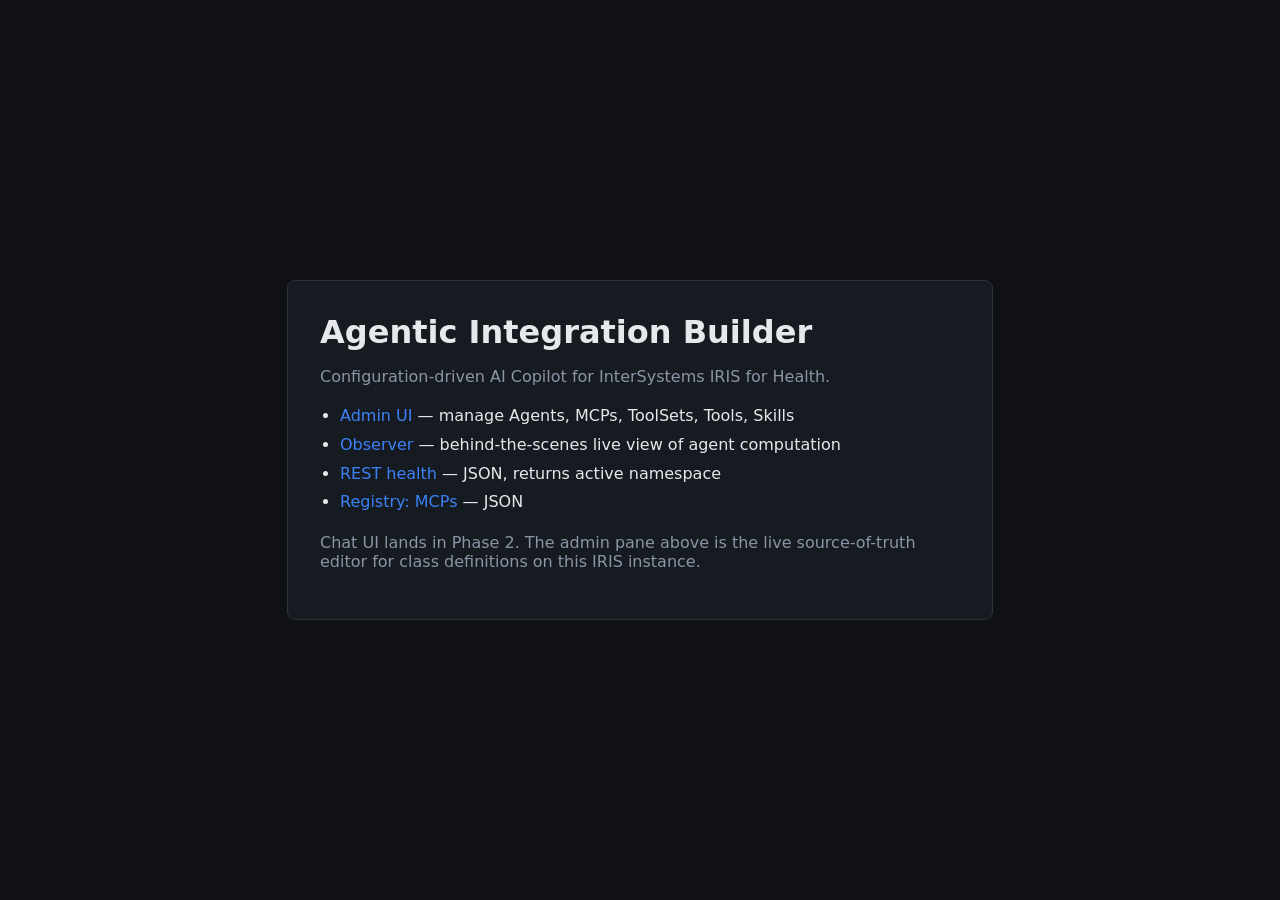
<file: src/csp/agentic/index.html>
<!doctype html>
<html lang="en">
<head>
<meta charset="utf-8">
<meta name="viewport" content="width=device-width, initial-scale=1">
<meta http-equiv="cache-control" content="no-cache, no-store, must-revalidate">
<meta http-equiv="pragma" content="no-cache">
<meta http-equiv="expires" content="0">
<title>Agentic Integration Builder</title>
<style>
  body { margin:0; padding:0; font-family: ui-sans-serif, system-ui, sans-serif; background:#0f1115; color:#e6e8eb; min-height:100vh; display:flex; align-items:center; justify-content:center; }
  .card { max-width: 640px; padding: 32px; border:1px solid #2a313c; border-radius:8px; background:#161a21; }
  h1 { margin: 0 0 8px 0; }
  .muted { color:#8b95a6; }
  ul { padding-left: 20px; line-height: 1.8; }
  a { color:#3b82f6; text-decoration:none; }
  a:hover { text-decoration:underline; }
  code { background:#0b0d11; padding:2px 6px; border-radius:3px; color:#e6e8eb; font-family: ui-monospace, SFMono-Regular, Menlo, monospace; font-size: 12px; }
</style>
</head>
<body>
<div class="card">
  <h1>Agentic Integration Builder</h1>
  <p class="muted">Configuration-driven AI Copilot for InterSystems IRIS for Health.</p>
  <ul>
    <li><a href="admin/index.html">Admin UI</a> — manage Agents, MCPs, ToolSets, Tools, Skills</li>
    <li><a href="observer/index.html">Observer</a> — behind-the-scenes live view of agent computation</li>
    <li><a href="/api/agentic/health">REST health</a> — JSON, returns active namespace</li>
    <li><a href="/api/agentic/registry/mcps">Registry: MCPs</a> — JSON</li>
  </ul>
  <p class="muted">Chat UI lands in Phase 2. The admin pane above is the live source-of-truth editor for class definitions on this IRIS instance.</p>
</div>
</body>
</html>
</file>
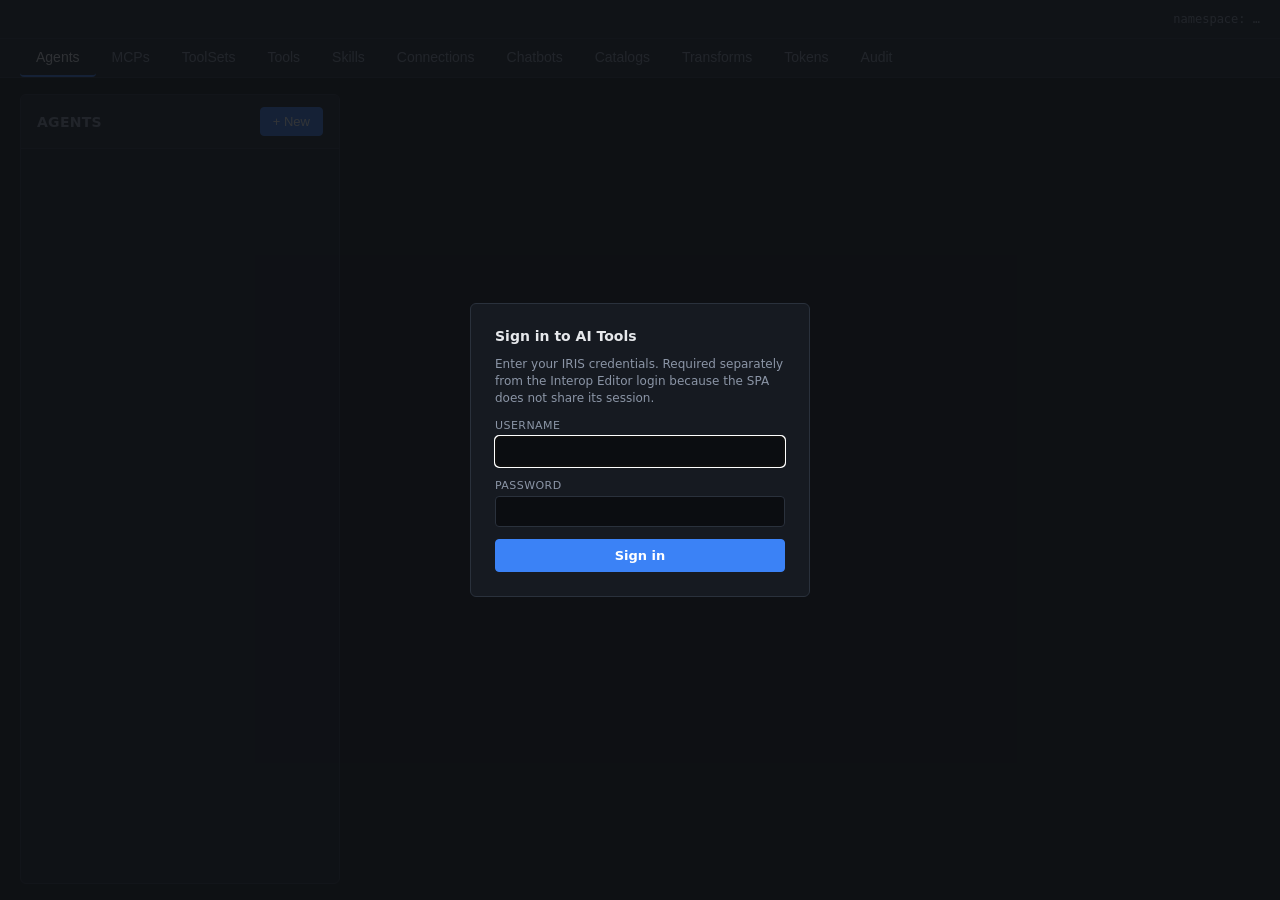
<file: src/csp/agentic/admin/index.html>
<!doctype html>
<html lang="en">
<head>
<meta charset="utf-8">
<meta name="viewport" content="width=device-width, initial-scale=1">
<meta http-equiv="cache-control" content="no-cache, no-store, must-revalidate">
<meta http-equiv="pragma" content="no-cache">
<meta http-equiv="expires" content="0">
<title>Configuration</title>
<script>
  // Cache-bust the static assets — IRIS Web Gateway sets Expires: +1h on
  // /agentic/* by default, so without this the browser keeps stale
  // admin.js / admin.css for an hour after every change.
  (function () {
    var v = Date.now();
    document.write('<link rel="stylesheet" href="admin.css?v=' + v + '">');
    window.__agenticVer = v;
  })();
</script>
</head>
<body>
<header class="topbar">
  <div class="brand"></div>
  <div class="ns" id="ns-indicator">namespace: …</div>
</header>

<nav class="tabs" id="tabs">
  <button data-tab="agents"   class="active">Agents</button>
  <button data-tab="mcps">MCPs</button>
  <button data-tab="toolsets">ToolSets</button>
  <button data-tab="tools">Tools</button>
  <button data-tab="skills">Skills</button>
  <button data-tab="connections">Connections</button>
  <button data-tab="chatbots">Chatbots</button>
  <button data-tab="catalogs">Catalogs</button>
  <button data-tab="transforms">Transforms</button>
  <button data-tab="tokens">Tokens</button>
  <button data-tab="audit">Audit</button>
</nav>

<main id="main">
  <section class="panel" id="list-panel">
    <div class="panel-head">
      <h2 id="list-title">Agents</h2>
      <button id="btn-new" class="primary">+ New</button>
    </div>
    <div class="list" id="list"></div>
  </section>

  <section class="panel" id="detail-panel" hidden>
    <div class="panel-head">
      <h2 id="detail-title">Detail</h2>
      <div class="actions">
        <span id="unsaved-indicator">configuration has changed</span>
        <button id="btn-cancel">Cancel</button>
        <button id="btn-save"   class="primary">Save</button>
        <button id="btn-delete" class="danger">Delete</button>
      </div>
    </div>
    <div class="form" id="form"></div>
    <div id="detail-msg" class="msg"></div>
  </section>
</main>

<div id="toast" class="toast" hidden></div>

<script>document.write('<scr' + 'ipt src="admin.js?v=' + window.__agenticVer + '"></scr' + 'ipt>');</script>
</body>
</html>
</file>
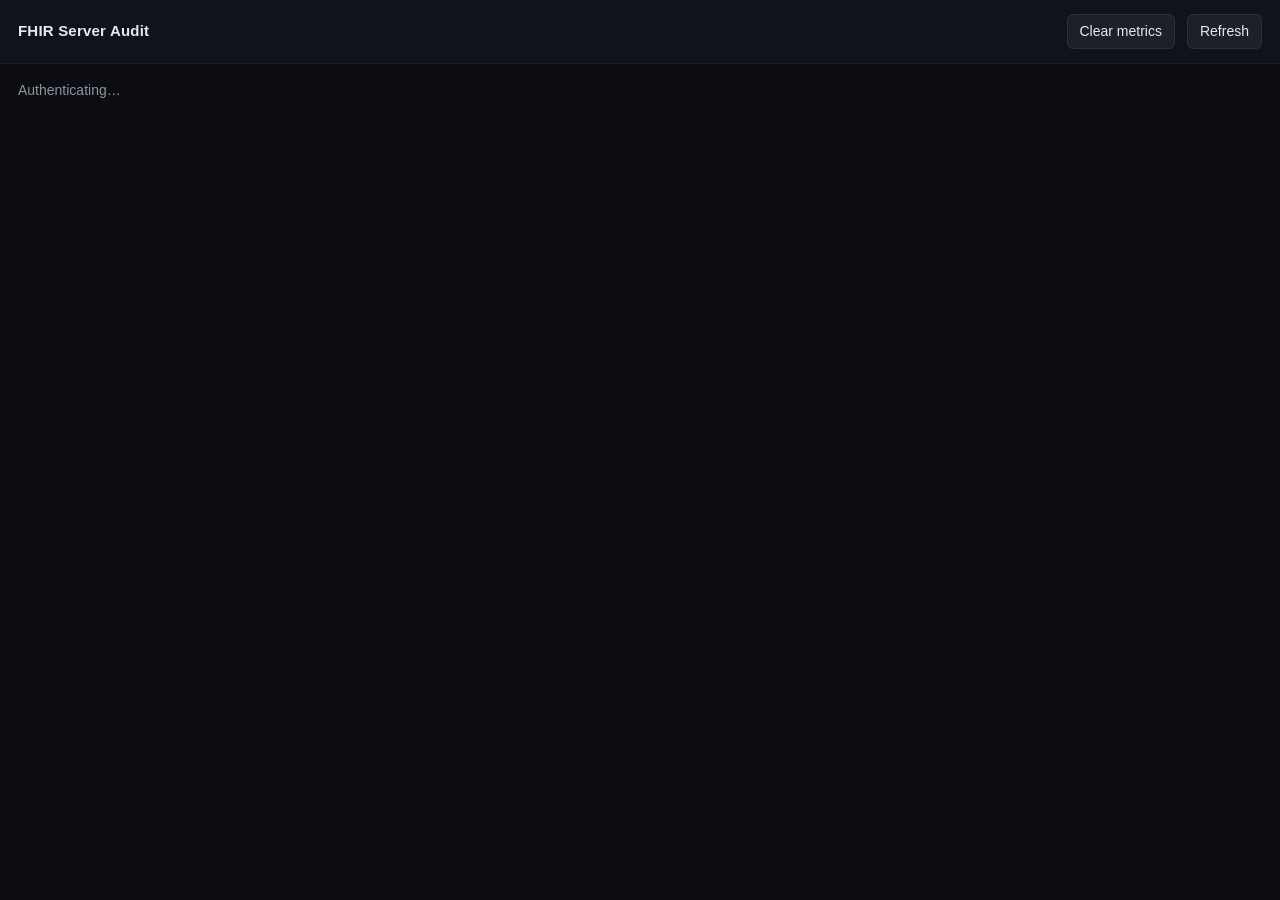
<file: src/csp/agentic/audit/index.html>
<!DOCTYPE html>
<html lang="en">
<head>
<meta charset="utf-8">
<meta name="viewport" content="width=device-width, initial-scale=1">
<meta http-equiv="Cache-Control" content="no-cache, no-store, must-revalidate">
<meta http-equiv="Pragma" content="no-cache">
<meta http-equiv="Expires" content="0">
<title>FHIR Server Audit</title>
<style>
  :root { color-scheme: dark; }
  * { box-sizing: border-box; }
  body { margin:0; background:#0b0d11; color:#e6e8eb;
    font:14px/1.5 -apple-system,BlinkMacSystemFont,"Segoe UI",Roboto,Helvetica,Arial,sans-serif; }
  header { display:flex; align-items:center; gap:12px; padding:14px 18px;
    border-bottom:1px solid #1c2128; background:#10141a; position:sticky; top:0; }
  header h1 { font-size:15px; margin:0; font-weight:600; letter-spacing:.2px; }
  header .ns { color:#8b93a1; font-size:12px; }
  header .spacer { flex:1; }
  button.refresh { background:#1c2128; color:#e6e8eb; border:1px solid #2a313c;
    border-radius:6px; padding:6px 12px; cursor:pointer; font:inherit; }
  button.refresh:hover { background:#252c36; }
  main { padding:16px 18px 40px; max-width:920px; }
  .section { margin-bottom:22px; }
  .section h2 { font-size:12px; text-transform:uppercase; letter-spacing:.6px;
    color:#8b93a1; margin:0 0 10px; font-weight:600; }
  .cards { display:flex; gap:12px; flex-wrap:wrap; margin-bottom:12px; }
  .card { background:#10141a; border:1px solid #1c2128; border-radius:8px;
    padding:12px 16px; min-width:140px; }
  .card .big { font-size:22px; font-weight:700; }
  .card .lbl { color:#8b93a1; font-size:11px; text-transform:uppercase; letter-spacing:.5px; }
  table { width:100%; border-collapse:collapse; background:#10141a;
    border:1px solid #1c2128; border-radius:8px; overflow:hidden; }
  th, td { text-align:left; padding:8px 12px; border-bottom:1px solid #1c2128; font-size:13px; }
  th { color:#8b93a1; font-weight:600; font-size:11px; text-transform:uppercase; letter-spacing:.5px; }
  td.num, th.num { text-align:right; font-variant-numeric:tabular-nums; }
  tr:last-child td { border-bottom:none; }
  .bar { height:6px; background:#4f46e5; border-radius:3px; min-width:2px; }
  .muted { color:#8b93a1; }
  .note { background:#161b22; border:1px solid #2a313c; border-left:3px solid #d29922;
    border-radius:6px; padding:10px 12px; color:#c9d1d9; font-size:13px; }
  .err { color:#f85149; }
  #status { padding:16px 18px; color:#8b93a1; }
</style>
</head>
<body>
<header>
  <h1>FHIR Server Audit</h1>
  <span class="ns" id="ns"></span>
  <span class="spacer"></span>
  <button class="refresh" id="clear" title="Clear all load metrics and history so the audit starts fresh">Clear metrics</button>
  <button class="refresh" id="refresh">Refresh</button>
</header>
<div id="status">Authenticating…</div>
<main id="main" style="display:none"></main>

<script>
(function () {
  "use strict";
  var API = "/api/agentic";
  var STATE = { bearer: "", ns: "" };
  var $ = function (id) { return document.getElementById(id); };
  var esc = function (s) { return String(s == null ? "" : s).replace(/[&<>"]/g, function (c) {
    return ({ "&": "&amp;", "<": "&lt;", ">": "&gt;", '"': "&quot;" })[c]; }); };

  // URL ?ns= override
  try { STATE.ns = new URLSearchParams(location.search).get("ns") || ""; } catch (e) {}

  // Ask the host page (inject.js) for the bearer + namespace, same protocol
  // the chat iframe uses. Falls through to whatever we already have.
  function requestAuth() {
    return new Promise(function (resolve) {
      var done = false;
      function onMsg(e) {
        var d = e.data || {};
        if (d.type === "agentic:auth:response") {
          done = true;
          window.removeEventListener("message", onMsg);
          if (d.bearer) STATE.bearer = d.bearer;
          if (!STATE.ns && d.namespace) STATE.ns = d.namespace;
          resolve();
        }
      }
      window.addEventListener("message", onMsg);
      try { if (window.parent && window.parent !== window) window.parent.postMessage({ type: "agentic:auth:request" }, "*"); } catch (e) {}
      setTimeout(function () { if (!done) { window.removeEventListener("message", onMsg); resolve(); } }, 1500);
    });
  }

  function headers() {
    var h = {};
    if (STATE.bearer) h["Authorization"] = STATE.bearer;
    if (STATE.ns) h["X-IRIS-Namespace"] = STATE.ns;
    return h;
  }

  function fetchAudit() {
    return fetch(API + "/fhir/audit", { headers: headers() }).then(function (r) {
      if (!r.ok) throw new Error("HTTP " + r.status);
      return r.json();
    });
  }

  function num(n) { return (n == null ? "" : Number(n)).toLocaleString(); }

  function render(d) {
    STATE.ns = d.namespace || STATE.ns;
    $("ns").textContent = "namespace: " + (d.namespace || "?");
    var stats = d.stats || {}, storage = stats.storage || {}, counts = stats.counts || [];
    var lm = d.loadMetrics || {};
    var html = "";

    // Storage (FHIR SERVER repository databases — not the namespace default DB)
    html += '<div class="section"><h2>FHIR server storage</h2>';
    html += '<div class="cards"><div class="card"><div class="big">' + num(storage.totalMB) + ' MB</div><div class="lbl">Repository data size</div></div>';
    html += '<div class="card"><div class="big">' + num(stats.totalResources) + '</div><div class="lbl">Resources (counted types)</div></div></div>';
    var dbs = storage.databases || [];
    if (dbs.length) {
      html += '<table><tr><th>Repository DB</th><th>Role</th><th>Directory</th><th class="num">Size (MB)</th></tr>';
      dbs.forEach(function (db) { html += '<tr><td>' + esc(db.name) + '</td><td class="muted">' + esc(db.role || '') + '</td><td class="muted">' + esc(db.directory) + '</td><td class="num">' + num(db.sizeMB) + '</td></tr>'; });
      html += '</table>';
    } else {
      html += '<div class="note">No FHIR repository databases found — there is no FHIR server (endpoint) in this namespace yet. (This measures the FHIR server’s own repository storage, not the namespace database.)</div>';
    }
    html += '</div>';

    // Resource counts
    html += '<div class="section"><h2>Resource counts by type</h2>';
    if (counts.length) {
      var max = Math.max.apply(null, counts.map(function (c) { return +c.count || 0; })) || 1;
      var sorted = counts.slice().sort(function (a, b) { return (+b.count || 0) - (+a.count || 0); });
      html += '<table><tr><th>Resource type</th><th class="num">Count</th><th style="width:40%"></th></tr>';
      sorted.forEach(function (c) {
        var pct = Math.round((+c.count || 0) / max * 100);
        html += '<tr><td>' + esc(c.resourceType) + '</td><td class="num">' + num(c.count) + '</td><td><div class="bar" style="width:' + pct + '%"></div></td></tr>';
      });
      html += '</table>';
    } else {
      html += '<div class="note">No resources counted. ' + (d.endpointUrl ? '' : 'No FHIR endpoint found in this namespace — create one, then load data.') + '</div>';
    }
    html += '</div>';

    // Ingestion performance
    html += '<div class="section"><h2>Ingestion performance (last load)</h2>';
    if (lm.found && lm.metricsTracked) {
      html += '<div class="cards">';
      html += '<div class="card"><div class="big">' + num(lm.durationSec) + 's</div><div class="lbl">Duration</div></div>';
      html += '<div class="card"><div class="big">' + num(lm.resourcesPerSecond) + '</div><div class="lbl">Resources / sec</div></div>';
      html += '<div class="card"><div class="big">' + num(lm.mbPerSecond) + '</div><div class="lbl">MB / sec</div></div>';
      html += '<div class="card"><div class="big">' + num(lm.totalResources) + '</div><div class="lbl">Resources (' + num(lm.filesDone) + ' files)</div></div>';
      html += '</div>';
      var bn = lm.bottlenecks || [];
      if (bn.length) {
        html += '<h2 style="margin-top:6px">Bottlenecks (slowest files)</h2><table><tr><th>File</th><th class="num">Seconds</th><th class="num">Resources</th><th class="num">MB</th></tr>';
        bn.forEach(function (b) { html += '<tr><td>' + esc(b.file) + '</td><td class="num">' + num(b.seconds) + '</td><td class="num">' + num(b.resources) + '</td><td class="num">' + num(b.mb) + '</td></tr>'; });
        html += '</table>';
      }
    } else if (lm.found && !lm.metricsTracked) {
      html += '<div class="note">' + esc(lm.message || "This load predates metrics tracking.") + '</div>';
    } else {
      html += '<div class="note">No load job found. Use the FHIR Assistant to load a directory of FHIR files, then this panel shows duration, throughput, and bottlenecks.</div>';
    }
    html += '</div>';

    $("main").innerHTML = html;
    $("status").style.display = "none";
    $("main").style.display = "block";
  }

  function load() {
    $("status").style.display = "block";
    $("status").className = "";
    $("status").textContent = "Loading FHIR Server metrics…";
    $("main").style.display = "none";
    fetchAudit().then(render).catch(function (e) {
      $("status").className = "err";
      $("status").textContent = "Could not load audit: " + e.message + (STATE.bearer ? "" : " (no auth token — open this from the FHIR Management page).");
    });
  }

  function clearMetrics() {
    if (!confirm("Clear all FHIR load metrics and history so the audit starts fresh?\n\nThis removes only the load metrics — it does NOT delete any loaded FHIR data.")) return;
    $("clear").disabled = true;
    fetch(API + "/fhir/load/history", { method: "DELETE", headers: headers() })
      .then(function (r) { if (!r.ok) throw new Error("HTTP " + r.status); return r.json(); })
      .then(function () { $("clear").disabled = false; load(); })
      .catch(function (e) {
        $("clear").disabled = false;
        $("status").style.display = "block";
        $("status").className = "err";
        $("status").textContent = "Clear failed: " + e.message;
      });
  }

  $("refresh").addEventListener("click", load);
  $("clear").addEventListener("click", clearMetrics);
  requestAuth().then(load);
})();
</script>
</body>
</html>
</file>
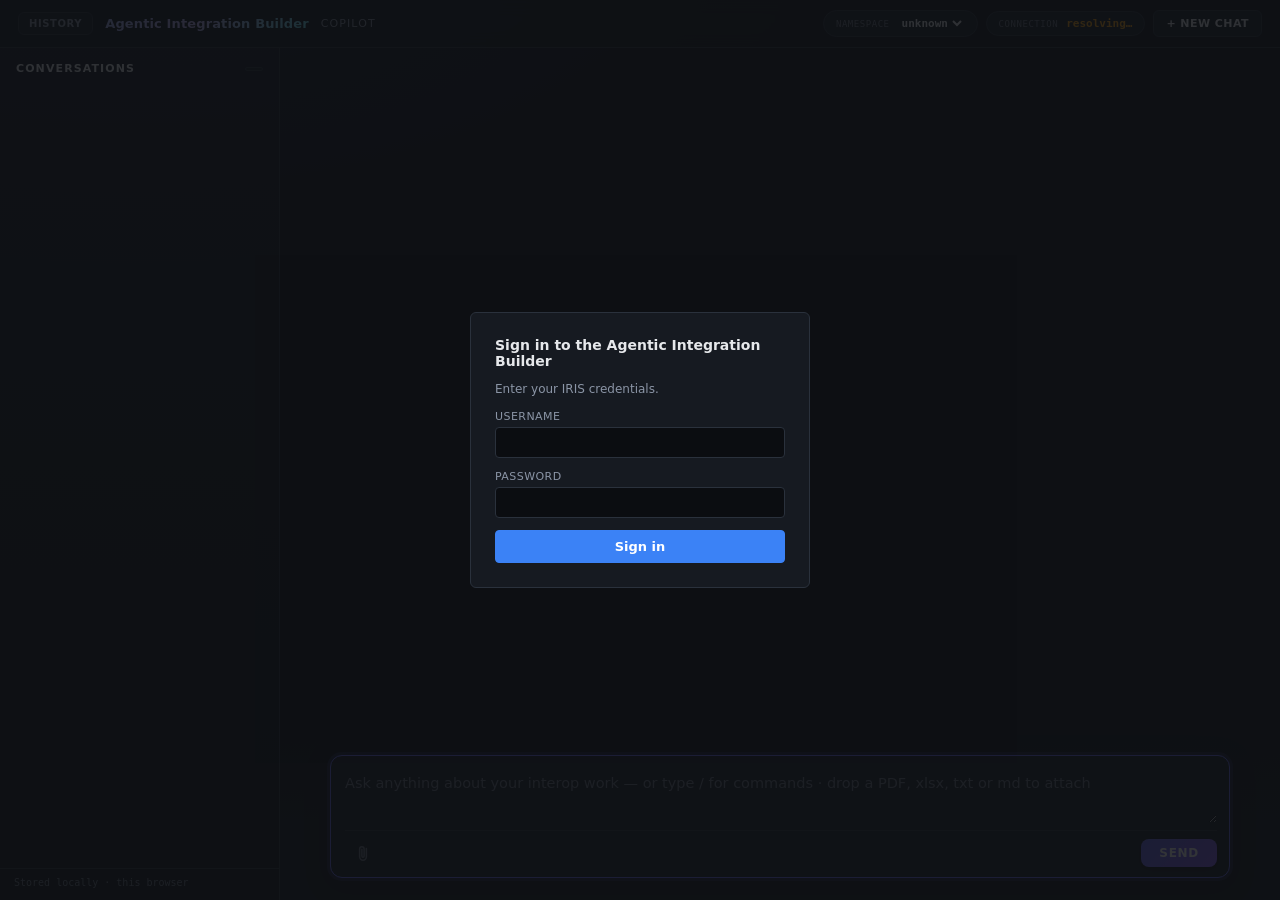
<file: src/csp/agentic/chat/index.html>
<!doctype html>
<html lang="en">
<head>
<meta charset="utf-8">
<meta name="viewport" content="width=device-width, initial-scale=1">
<meta http-equiv="cache-control" content="no-cache, no-store, must-revalidate">
<meta http-equiv="pragma" content="no-cache">
<meta http-equiv="expires" content="0">
<title>Agentic Integration Builder · Chat</title>
<script>
  (function () {
    var v = Date.now();
    document.write('<link rel="stylesheet" href="chat.css?v=' + v + '">');
    window.__agenticVer = v;
  })();
</script>
</head>
<body>
<header class="topbar">
  <div class="brand">
    <button id="btn-toggle-history" class="brand-toggle" type="button" aria-label="Toggle chat history" title="Show / hide chat history">History</button>
    <span class="brand-title">Agentic Integration Builder</span>
    <span class="brand-sub">Copilot</span>
  </div>
  <div class="meta">
    <span class="ns-pill unknown" id="ns-pill"><span class="label">Namespace</span><select class="value ns-select" id="ns-select" title="Namespace this chatbot operates in (sent as X-IRIS-Namespace)" style="background:transparent;border:0;color:inherit;font:inherit;cursor:pointer;outline:none;padding:0;max-width:170px;"><option value="">unknown</option></select></span>
    <span class="conn-pill unknown" id="conn-pill"><span class="label">Connection</span><span class="value" id="conn-value">resolving…</span></span>
    <button id="btn-new-chat" type="button" title="Start a new conversation (clears the agent's memory of prior turns)">+ New chat</button>
  </div>
</header>

<main id="main">
  <aside class="history-rail" id="history-rail" data-state="open">
    <div class="rail-head">
      <span class="rail-title">Conversations</span>
      <span class="rail-count" id="rail-count"></span>
    </div>
    <div class="rail-list" id="rail-list"></div>
    <div class="rail-foot">
      <span class="rail-tip">Stored locally · this browser</span>
    </div>
  </aside>

  <section class="chat-col">
    <section class="messages" id="messages">
      <div class="empty-state" id="empty-state"></div>
    </section>

    <form class="composer" id="composer" autocomplete="off">
      <div class="composer-shell" id="composer-shell">
        <div id="attach-chips" class="attach-chips" hidden></div>
        <textarea id="input" placeholder="Ask anything about your interop work — or type / for commands · drop a PDF, xlsx, txt or md to attach" rows="2" autofocus></textarea>
        <div class="composer-actions">
          <button id="btn-attach" type="button" class="ghost" title="Attach file (PDF, .xlsx, .txt, .md)">
            <svg viewBox="0 0 24 24" aria-hidden="true"><path d="M16.5 6v11a4.5 4.5 0 0 1-9 0V6.5a3 3 0 1 1 6 0V16a1.5 1.5 0 0 1-3 0V7" fill="none" stroke="currentColor" stroke-width="2" stroke-linecap="round" stroke-linejoin="round"/></svg>
          </button>
          <input type="file" id="file-picker" multiple accept=".pdf,.xlsx,.xlsm,.txt,.md,.markdown" hidden>
          <button id="btn-send" type="submit" class="primary">Send</button>
        </div>
      </div>
    </form>
  </section>
</main>

<div id="toast" class="toast" hidden></div>

<script>document.write('<scr' + 'ipt src="chat.js?v=' + window.__agenticVer + '"></scr' + 'ipt>');</script>
</body>
</html>
</file>
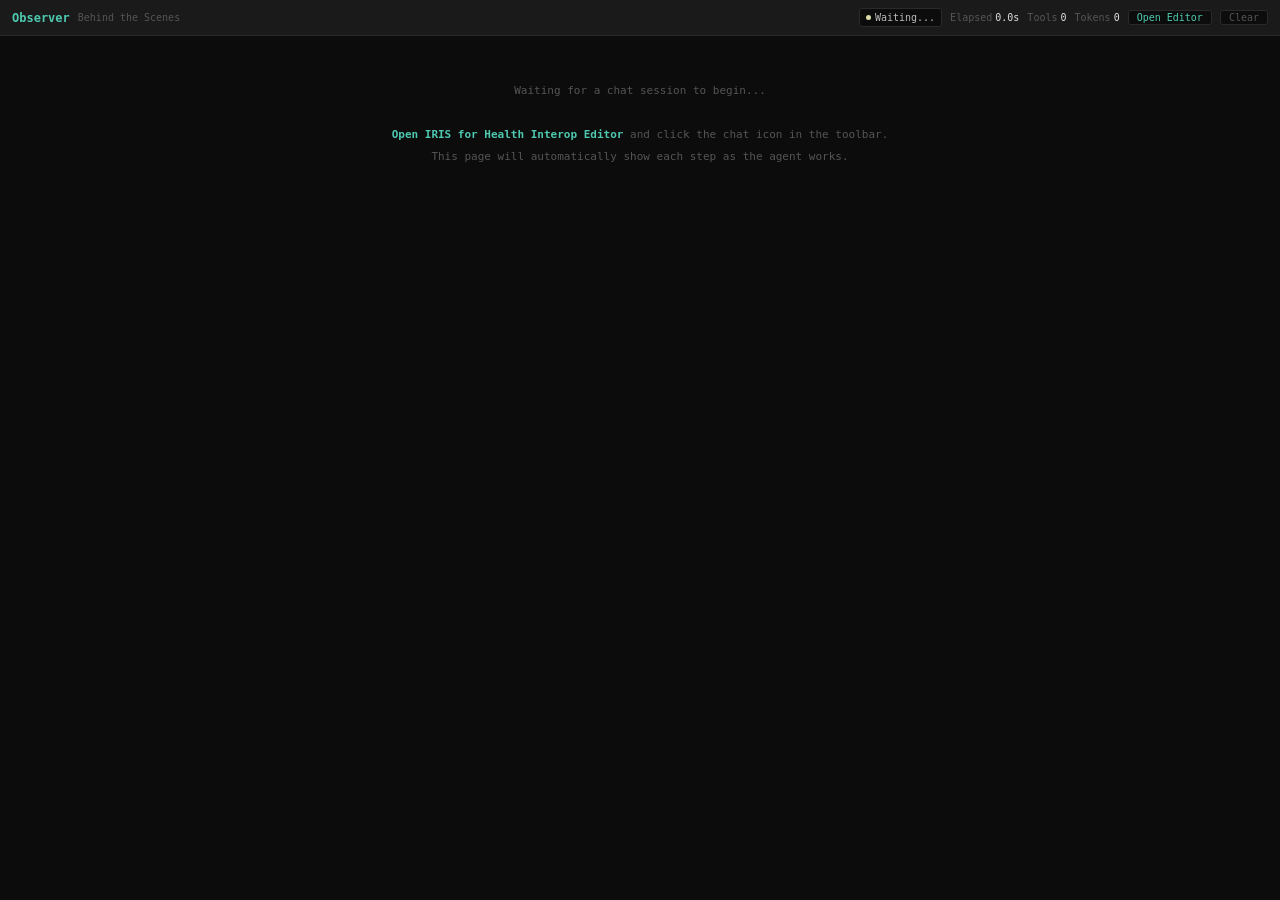
<file: src/csp/agentic/observer/index.html>
<!doctype html>
<html lang="en">
<head>
<meta charset="utf-8">
<meta name="viewport" content="width=device-width, initial-scale=1">
<meta http-equiv="cache-control" content="no-cache, no-store, must-revalidate">
<meta http-equiv="pragma" content="no-cache">
<meta http-equiv="expires" content="0">
<title>Agentic Integration Builder - Observer</title>
<script>
  (function () {
    var v = Date.now();
    document.write('<link rel="stylesheet" href="observer.css?v=' + v + '">');
    window.__agenticVer = v;
  })();
</script>
</head>
<body>
<header class="topbar">
  <div class="brand">
    <span class="brand-title">Observer</span>
    <span class="brand-sub">Behind the Scenes</span>
  </div>
  <div class="meta">
    <span class="status-pill" id="status-pill">
      <span class="dot" id="status-dot"></span>
      <span id="status-label">Connecting...</span>
    </span>
    <span class="timer-pill" id="timer-pill">
      <span class="label">Elapsed</span>
      <span class="value" id="timer-value">0.0s</span>
    </span>
    <span class="counter-pill" id="tools-pill">
      <span class="label">Tools</span>
      <span class="value" id="tools-count">0</span>
    </span>
    <span class="counter-pill" id="tokens-pill">
      <span class="label">Tokens</span>
      <span class="value" id="tokens-count">0</span>
    </span>
    <button id="btn-editor" type="button" class="editor-btn" title="Open IRIS Interop Editor in split view">Open Editor</button>
    <button id="btn-clear" type="button" class="clear-btn" title="Clear log and wait for next session">Clear</button>
  </div>
</header>

<div class="app" id="app">
  <div class="editor-pane" id="editor-pane">
    <iframe id="editor-frame" src="about:blank" allow="clipboard-read; clipboard-write"></iframe>
  </div>
  <div class="observer-pane" id="observer-pane">
    <section class="flow" id="flow">
      <div class="empty-state" id="empty-state">
        Waiting for a chat session to begin...
        <br><br>
        <a href="#" id="open-editor-link" class="editor-link">Open IRIS for Health Interop Editor</a> and click the chat icon in the toolbar.
        <br>
        This page will automatically show each step as the agent works.
      </div>
    </section>
  </div>
</div>

<div id="toast" class="toast" hidden></div>

<script>document.write('<scr' + 'ipt src="observer.js?v=' + window.__agenticVer + '"></scr' + 'ipt>');</script>
</body>
</html>
</file>
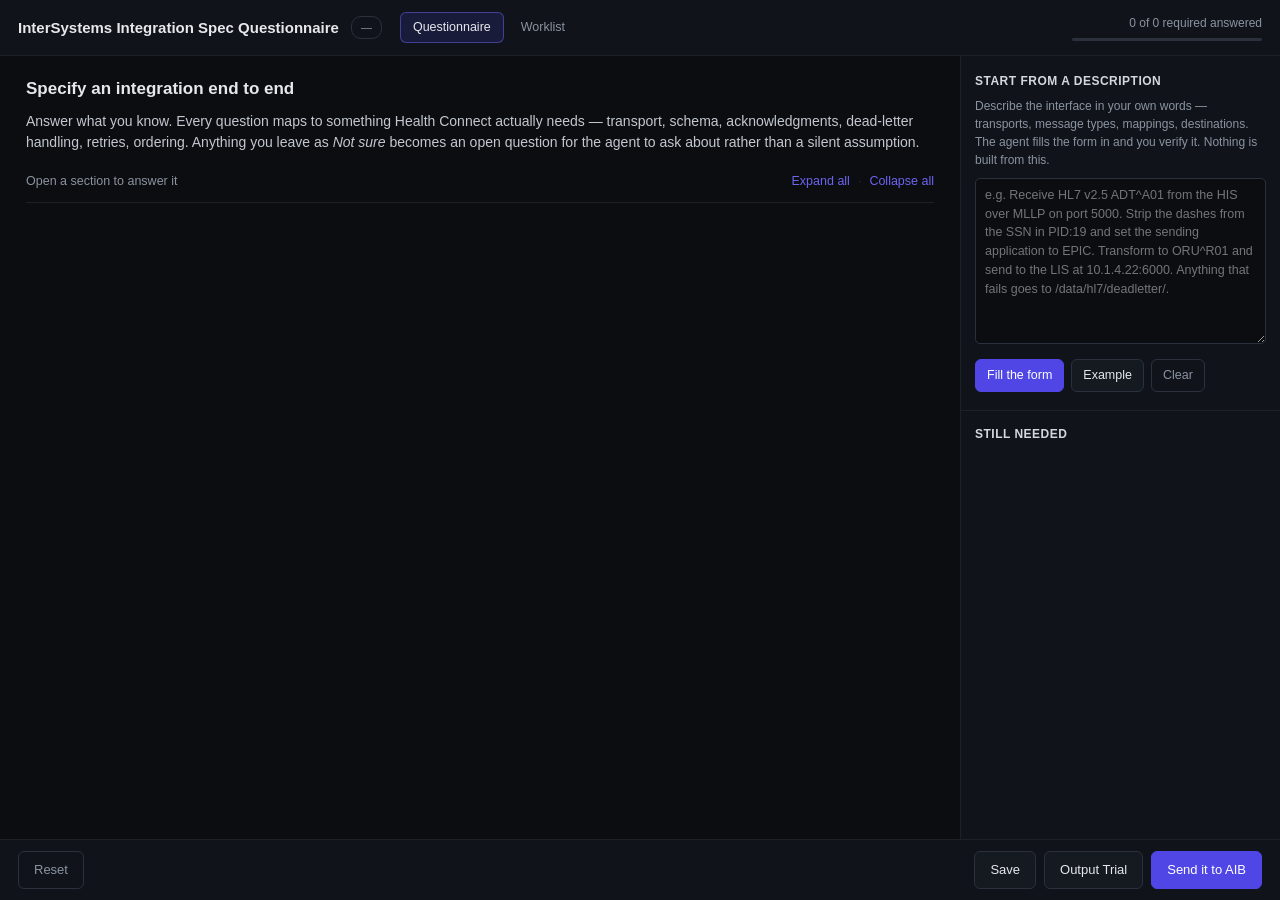
<file: src/csp/agentic/spec/index.html>
<!DOCTYPE html>
<html lang="en">
<head>
<meta charset="utf-8">
<meta name="viewport" content="width=device-width, initial-scale=1">
<meta http-equiv="Cache-Control" content="no-cache, no-store, must-revalidate">
<meta http-equiv="Pragma" content="no-cache">
<meta http-equiv="Expires" content="0">
<title>InterSystems Integration Spec Questionnaire</title>
<!-- Asset cache-busting.
     index.html is served no-cache and the Interop Editor opens it with a
     ?t= stamp, but spec.css / spec.js were referenced with no version, so
     the browser happily kept serving an OLD spec.js against a NEW page.
     The symptom is brutal to diagnose: the markup is current, so buttons
     appear, but the stale script never attaches their handlers and clicks
     do nothing at all. Same class of bug the project already fixed for
     inject.js with a ?v= stamp.
     document.write is deliberate -- it runs during parse, so ordering is
     preserved and there is no second fetch or flash of unstyled content. -->
<script>
  (function () {
    var p = new URLSearchParams(location.search);
    window.__specV = p.get('t') || p.get('v') || String(Date.now());
    document.write('<link rel="stylesheet" href="spec.css?v=' + window.__specV + '">');
  })();
</script>
</head>
<body>

<header id="hdr">
  <h1>InterSystems Integration Spec Questionnaire</h1>
  <span class="ns-pill" id="ns-pill" title="Target namespace">&mdash;</span>
  <nav id="screens" aria-label="Screens">
    <button type="button" class="screen-tab on" id="tab-form">Questionnaire</button>
    <button type="button" class="screen-tab" id="tab-work">Worklist<span class="tab-count" id="work-count" hidden></span></button>
  </nav>
  <span class="spacer"></span>
  <div class="progress-wrap">
    <span class="progress" id="progress">0 of 0 required answered</span>
    <span class="progress-track"><span class="progress-fill" id="progress-bar"></span></span>
  </div>
</header>

<div id="shell">

  <!-- left rail: section navigation -->
  <nav id="rail" aria-label="Sections"></nav>

  <!-- main: the questionnaire -->
  <main id="form-pane">
    <div id="intro">
      <h2>Specify an integration end to end</h2>
      <p>
        Answer what you know. Every question maps to something Health Connect
        actually needs &mdash; transport, schema, acknowledgments, dead-letter
        handling, retries, ordering. Anything you leave as
        <em>Not sure</em> becomes an open question for the agent to ask about
        rather than a silent assumption.
      </p>
    </div>

    <div id="form-tools">
      <span class="muted" id="form-tools-hint">Open a section to answer it</span>
      <span class="spacer"></span>
      <button type="button" class="linkbtn" id="expand-all">Expand all</button>
      <span class="sep">&middot;</span>
      <button type="button" class="linkbtn" id="collapse-all">Collapse all</button>
    </div>

    <form id="form" autocomplete="off"></form>
  </main>

  <!-- right column: describe-it-first prompt -->
  <aside id="seed-side">
    <div id="seed">
      <h2>Start from a description</h2>
      <p class="seed-help">
        Describe the interface in your own words &mdash; transports, message
        types, mappings, destinations. The agent fills the form in and you
        verify it. Nothing is built from this.
      </p>
      <textarea id="seed-text" spellcheck="false" rows="8"
        placeholder="e.g. Receive HL7 v2.5 ADT^A01 from the HIS over MLLP on port 5000. Strip the dashes from the SSN in PID:19 and set the sending application to EPIC. Transform to ORU^R01 and send to the LIS at 10.1.4.22:6000. Anything that fails goes to /data/hl7/deadletter/."></textarea>
      <div class="seed-actions">
        <button type="button" class="btn primary sm" id="seed-go">Fill the form</button>
        <button type="button" class="btn sm" id="seed-demo"
          title="Load an example description. Click again for the next one.">Example</button>
        <button type="button" class="btn ghost sm" id="seed-clear">Clear</button>
      </div>
      <div id="seed-status" hidden></div>
      <div id="seed-notes" hidden></div>
    </div>

    <!-- live readiness: what still has to be answered before sending -->
    <div id="todo">
      <h2>Still needed</h2>
      <div id="todo-list"></div>
    </div>
  </aside>

</div>

<footer id="foot">
  <div class="foot-left">
    <button type="button" class="btn ghost" id="btn-reset">Reset</button>
    <span class="warn" id="warn"></span>
  </div>
  <div class="foot-right">
    <button type="button" class="btn" id="btn-save">Save</button>
    <button type="button" class="btn" id="btn-trial">Output Trial</button>
    <button type="button" class="btn primary" id="btn-send">Send it to AIB</button>
  </div>
</footer>

<!-- Output Trial preview -->
<div id="preview" class="overlay" hidden>
  <div class="panel">
    <div class="panel-bar">
      <span>Integration specification &mdash; review before sending</span>
      <button type="button" class="x" id="pv-close" title="Close">&#10005;</button>
    </div>
    <div class="panel-note" id="pv-note"></div>
    <div class="fmt-row">
      <span class="fmt-label">Output format</span>
      <div class="seg" id="pv-format">
        <button type="button" data-fmt="both" class="on">Prompt + JSON</button>
        <button type="button" data-fmt="prompt">Prompt only</button>
        <button type="button" data-fmt="json">JSON only</button>
      </div>
      <span class="fmt-why" id="pv-why"></span>
    </div>
    <textarea id="pv-text" spellcheck="false"></textarea>
    <div class="panel-foot">
      <span class="muted" id="pv-stats"></span>
      <span class="spacer"></span>
      <button type="button" class="btn ghost" id="pv-copy">Copy</button>
      <button type="button" class="btn" id="pv-back">Back to form</button>
      <button type="button" class="btn primary" id="pv-send">Send it to AIB</button>
    </div>
  </div>
</div>

<!-- Catalog picker: choose a business host, adapter or transformation
     from what is actually indexed on this instance. -->
<div id="catpick" class="overlay" hidden>
  <div class="panel">
    <div class="panel-bar">
      <span id="cp-title">Choose from the catalog</span>
      <button type="button" class="x" id="cp-close" title="Close">&#10005;</button>
    </div>
    <div class="panel-note" id="cp-note"></div>
    <div class="cp-search">
      <input type="text" id="cp-q" placeholder="Filter by name or description — e.g. MLLP, file, FHIR, ADT">
      <span class="muted" id="cp-count"></span>
    </div>
    <div id="cp-list"></div>
    <div class="panel-foot">
      <span class="muted">Selecting a class records it in the specification, so the agent uses it instead of choosing one.</span>
      <span class="spacer"></span>
      <button type="button" class="btn ghost" id="cp-cancel">Cancel</button>
    </div>
  </div>
</div>

<!-- ============ Worklist screen ============
     Sibling screen to the questionnaire, not a modal. Every saved run
     lives here: open one back into the form, copy its prompt, or send it
     to the agent again without reopening the questionnaire. -->
<main id="worklist" hidden>
  <div class="wl-head">
    <div>
      <h2>Worklist</h2>
      <p class="muted">
        Every questionnaire you save, and every specification generated from one.
        Open a questionnaire to keep working on it, or copy its prompt straight to the clipboard.
      </p>
    </div>
    <button type="button" class="btn primary" id="wl-new">New questionnaire</button>
  </div>

  <div class="wl-tools">
    <input type="text" id="sv-q" placeholder="Search by name, short name, user or namespace">
    <label class="opt"><input type="checkbox" id="sv-fav"> Starred only</label>
    <label class="opt"><input type="checkbox" id="sv-mine" checked> Only mine</label>
    <span class="spacer"></span>
    <span class="muted" id="sv-count"></span>
    <button type="button" class="btn ghost sm" id="sv-refresh">Refresh</button>
  </div>

  <div class="wl-table" role="table" aria-label="Saved questionnaires">
    <div class="wl-row wl-header" role="row">
      <span class="wl-c-star"></span>
      <span class="wl-c-name">Questionnaire</span>
      <span class="wl-c-who">Created by</span>
      <span class="wl-c-when">Saved</span>
      <span class="wl-c-state">State</span>
      <span class="wl-c-acts">Actions</span>
    </div>
    <div id="sv-list"></div>
  </div>
</main>

<div id="toast" hidden></div>

<script>
  document.write('<script src="spec.js?v=' + (window.__specV || Date.now()) + '"><\/script>');
</script>
</body>
</html>
</file>
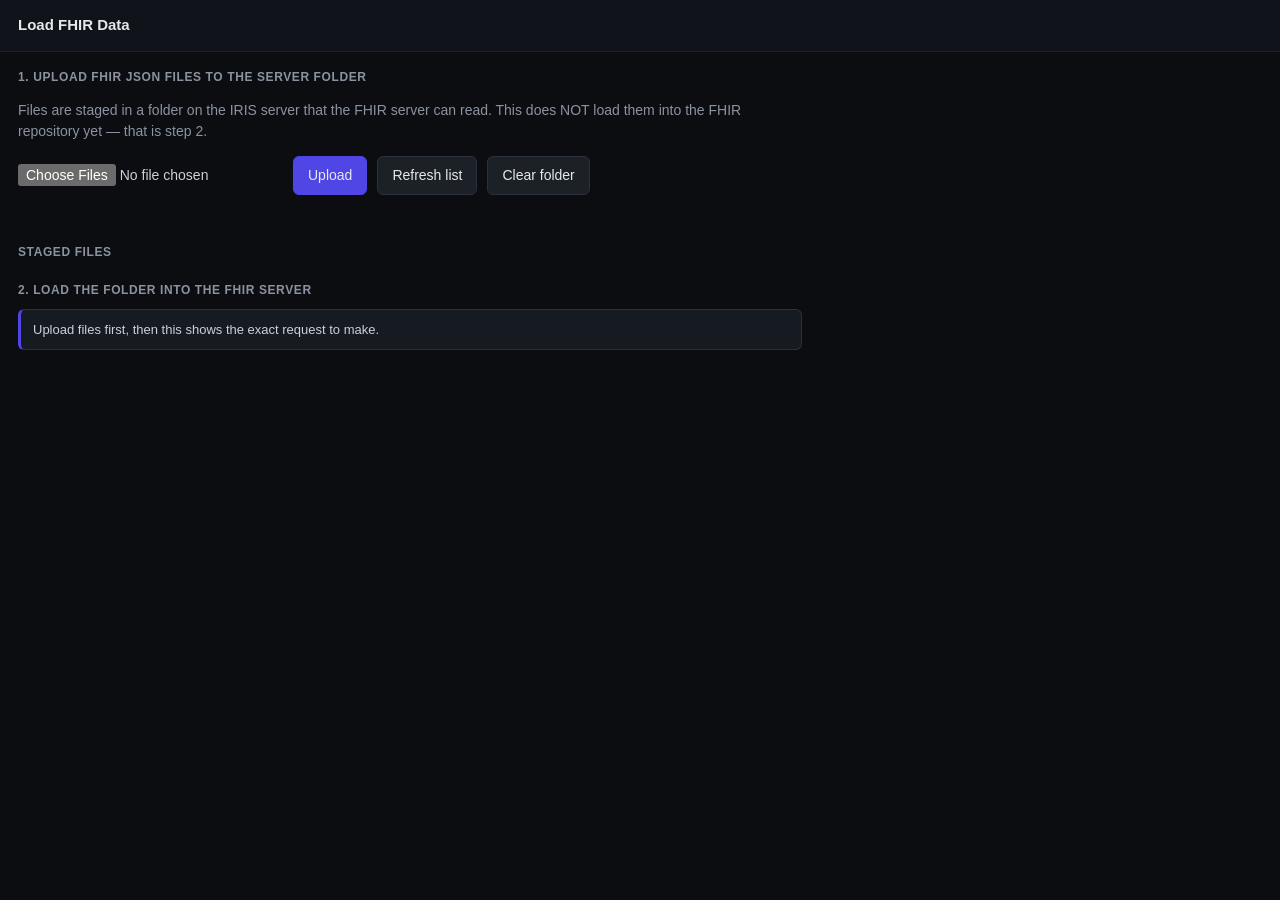
<file: src/csp/agentic/upload/index.html>
<!DOCTYPE html>
<html lang="en">
<head>
<meta charset="utf-8">
<meta name="viewport" content="width=device-width, initial-scale=1">
<meta http-equiv="Cache-Control" content="no-cache, no-store, must-revalidate">
<title>Load FHIR Data</title>
<style>
  :root { color-scheme: dark; }
  * { box-sizing: border-box; }
  body { margin:0; background:#0b0d11; color:#e6e8eb;
    font:14px/1.5 -apple-system,BlinkMacSystemFont,"Segoe UI",Roboto,Helvetica,Arial,sans-serif; }
  header { display:flex; align-items:center; gap:12px; padding:14px 18px;
    border-bottom:1px solid #1c2128; background:#10141a; position:sticky; top:0; }
  header h1 { font-size:15px; margin:0; font-weight:600; }
  main { padding:16px 18px 40px; max-width:820px; }
  .section { margin-bottom:20px; }
  .section h2 { font-size:12px; text-transform:uppercase; letter-spacing:.6px; color:#8b93a1; margin:0 0 10px; font-weight:600; }
  button { background:#1c2128; color:#e6e8eb; border:1px solid #2a313c; border-radius:6px; padding:8px 14px; cursor:pointer; font:inherit; }
  button:hover { background:#252c36; }
  button.primary { background:#4f46e5; border-color:#4f46e5; }
  button.primary:hover { background:#4338ca; }
  button:disabled { opacity:.5; cursor:default; }
  input[type=file] { color:#c9d1d9; font:inherit; }
  .row { display:flex; gap:10px; align-items:center; flex-wrap:wrap; }
  table { width:100%; border-collapse:collapse; background:#10141a; border:1px solid #1c2128; border-radius:8px; overflow:hidden; margin-top:10px; }
  th, td { text-align:left; padding:8px 12px; border-bottom:1px solid #1c2128; font-size:13px; }
  th { color:#8b93a1; font-weight:600; font-size:11px; text-transform:uppercase; letter-spacing:.5px; }
  td.num, th.num { text-align:right; font-variant-numeric:tabular-nums; }
  tr:last-child td { border-bottom:none; }
  code { background:#161b22; border:1px solid #2a313c; border-radius:4px; padding:1px 6px; font-size:12px; }
  .copybtn { background:#1c2128; border:1px solid #2a313c; border-radius:4px; padding:2px 6px; cursor:pointer; color:#c9d1d9; vertical-align:middle; line-height:0; }
  .copybtn:hover { background:#252c36; border-color:#4f46e5; }
  .copybtn svg { width:14px; height:14px; display:block; }
  .note { background:#161b22; border:1px solid #2a313c; border-left:3px solid #4f46e5; border-radius:6px; padding:10px 12px; color:#c9d1d9; font-size:13px; margin-top:10px; }
  .muted { color:#8b93a1; }
  .err { color:#f85149; }
  .ok { color:#3fb950; }
  #status { min-height:20px; margin-top:8px; }
</style>
</head>
<body>
<header><h1>Load FHIR Data</h1><span class="muted" id="ns"></span></header>
<main>
  <div class="section">
    <h2>1. Upload FHIR JSON files to the server folder</h2>
    <p class="muted">Files are staged in a folder on the IRIS server that the FHIR server can read. This does NOT load them into the FHIR repository yet — that is step 2.</p>
    <div class="row">
      <input type="file" id="picker" accept=".json,application/json,application/fhir+json" multiple>
      <button class="primary" id="uploadBtn">Upload</button>
      <button id="refreshBtn">Refresh list</button>
      <button id="clearBtn">Clear folder</button>
    </div>
    <div id="status"></div>
  </div>

  <div class="section">
    <h2>Staged files</h2>
    <div id="dir" class="muted"></div>
    <div id="files"></div>
  </div>

  <div class="section">
    <h2>2. Load the folder into the FHIR server</h2>
    <div class="note" id="loadHint">Upload files first, then this shows the exact request to make.</div>
  </div>
</main>

<script>
(function () {
  "use strict";
  var API = "/api/agentic";
  var STATE = { bearer: "", ns: "", dir: "", serverFiles: [] };

  // A Synthea infrastructure bundle by filename (Organizations + Practitioners
  // live in these two files). Used by the pre-check below.
  function isInfraName(name) {
    var n = String(name || "").toLowerCase();
    return n.indexOf("hospitalinformation") >= 0 || n.indexOf("practitionerinformation") >= 0;
  }
  function hasInfra(list) {
    for (var i = 0; i < (list || []).length; i++) {
      if (isInfraName(list[i].name || list[i])) return true;
    }
    return false;
  }
  function countNonInfra(list) {
    var c = 0;
    for (var i = 0; i < (list || []).length; i++) {
      if (!isInfraName(list[i].name || list[i])) c++;
    }
    return c;
  }
  var $ = function (id) { return document.getElementById(id); };
  var esc = function (s) { return String(s == null ? "" : s).replace(/[&<>"]/g, function (c) {
    return ({ "&": "&amp;", "<": "&lt;", ">": "&gt;", '"': "&quot;" })[c]; }); };
  try { STATE.ns = new URLSearchParams(location.search).get("ns") || ""; } catch (e) {}

  function requestAuth() {
    return new Promise(function (resolve) {
      var done = false;
      function onMsg(e) {
        var d = e.data || {};
        if (d.type === "agentic:auth:response") {
          done = true; window.removeEventListener("message", onMsg);
          if (d.bearer) STATE.bearer = d.bearer;
          if (!STATE.ns && d.namespace) STATE.ns = d.namespace;
          resolve();
        }
      }
      window.addEventListener("message", onMsg);
      try { if (window.parent && window.parent !== window) window.parent.postMessage({ type: "agentic:auth:request" }, "*"); } catch (e) {}
      setTimeout(function () { if (!done) { window.removeEventListener("message", onMsg); resolve(); } }, 1500);
    });
  }
  function authHeaders(extra) {
    var h = extra || {};
    if (STATE.bearer) h["Authorization"] = STATE.bearer;
    if (STATE.ns) h["X-IRIS-Namespace"] = STATE.ns;
    return h;
  }
  function num(n) { return (n == null ? "" : Number(n)).toLocaleString(); }

  // Copy the staged folder path so the user can paste it to the FHIR Assistant.
  // navigator.clipboard needs a secure context (https/localhost); the FHIR
  // Management page is often plain http, so fall back to execCommand.
  function fallbackCopy(text) {
    try {
      var ta = document.createElement("textarea");
      ta.value = text; ta.style.position = "fixed"; ta.style.opacity = "0";
      document.body.appendChild(ta); ta.focus(); ta.select();
      var okFlag = document.execCommand("copy");
      document.body.removeChild(ta);
      return okFlag;
    } catch (e) { return false; }
  }
  function copyDir() {
    var txt = STATE.dir || "";
    if (!txt) return;
    var show = function (okFlag) {
      var m = $("copymsg");
      if (!m) return;
      m.textContent = okFlag ? "Copied" : "Copy failed";
      m.className = okFlag ? "ok" : "err";
      setTimeout(function () { if (m) m.textContent = ""; }, 1500);
    };
    if (navigator.clipboard && navigator.clipboard.writeText) {
      navigator.clipboard.writeText(txt).then(function () { show(true); }, function () { show(fallbackCopy(txt)); });
    } else {
      show(fallbackCopy(txt));
    }
  }

  function renderFiles(d) {
    STATE.dir = d.directory || STATE.dir;
    $("ns").textContent = STATE.ns ? ("namespace: " + STATE.ns) : "";
    if (STATE.dir) {
      $("dir").innerHTML = 'Folder: <code>' + esc(STATE.dir) + '</code> ' +
        '<button type="button" id="copydir" class="copybtn" title="Copy folder path">' +
        '<svg viewBox="0 0 24 24" fill="none" stroke="currentColor" stroke-width="2"><rect x="9" y="9" width="11" height="11" rx="2"/><path d="M5 15H4a2 2 0 0 1-2-2V4a2 2 0 0 1 2-2h9a2 2 0 0 1 2 2v1"/></svg>' +
        '</button> <span id="copymsg" class="ok" style="font-size:12px"></span>';
      var cb = document.getElementById("copydir");
      if (cb) cb.addEventListener("click", copyDir);
    } else {
      $("dir").innerHTML = "";
    }
    var files = d.files || [];
    STATE.serverFiles = files; // cached for the pre-check in upload()
    if (files.length) {
      var html = '<table><tr><th>File</th><th class="num">Bytes</th></tr>';
      files.forEach(function (f) { html += '<tr><td>' + esc(f.name) + '</td><td class="num">' + num(f.bytes) + '</td></tr>'; });
      html += '</table>';
      $("files").innerHTML = html;
      $("loadHint").innerHTML = 'Open the <b>FHIR Assistant</b> and say:<br><br><code>Load the directory ' + esc(STATE.dir) + ' into the FHIR server</code><br><br>It uses <code>LoadFHIRDirectory</code> and loads infrastructure bundles (hospitalInformation / practitionerInformation) first so patient references resolve.';
    } else {
      $("files").innerHTML = '<p class="muted">No files staged yet.</p>';
      $("loadHint").textContent = "Upload files first, then this shows the exact request to make.";
    }
  }

  function listFiles() {
    return fetch(API + "/fhir/upload", { headers: authHeaders() })
      .then(function (r) { return r.json(); }).then(renderFiles).catch(function (e) {
        $("status").innerHTML = '<span class="err">List failed: ' + esc(e.message) + '</span>'; });
  }

  // Upload files ONE AT A TIME (sequentially), not all in one multipart POST.
  // A single request carrying many multi-MB Synthea files is large and fragile
  // through the CSP gateway; per-file requests are small, reliable, give live
  // progress, and let one bad file fail without sinking the whole batch.
  function upload() {
    var picker = $("picker");
    if (!picker.files || !picker.files.length) { $("status").innerHTML = '<span class="err">Choose one or more .json files first.</span>'; return; }
    var files = Array.prototype.slice.call(picker.files);

    // PRE-CHECK (mirrors LoadFHIRDirectory's server-side gate): warn before
    // the upload starts if the user would end up with patient bundles on the
    // server WITHOUT the two infrastructure files. Without them the load
    // fails with ConditionalRefNotResolved on every patient.
    var selFiles = files.map(function (f) { return { name: f.name }; });
    var selectionPatients = countNonInfra(selFiles);
    var infraSomewhere = hasInfra(selFiles) || hasInfra(STATE.serverFiles);
    if (selectionPatients > 0 && !infraSomewhere) {
      var go = confirm(
        "You're uploading " + selectionPatients + " patient bundle(s), but neither this upload nor the server folder contains hospitalInformation*.json or practitionerInformation*.json.\n\n" +
        "Synthea patient bundles reference Organizations and Practitioners that live in those two files; loading them without the infrastructure files will fail with reference errors on every patient.\n\n" +
        "Recommended: click Cancel, add hospitalInformation*.json and practitionerInformation*.json to this upload, then upload all together.\n\n" +
        "Click OK to upload anyway (only do this if the FHIR server already has those Organizations and Practitioners from a previous load)."
      );
      if (!go) {
        $("status").innerHTML = '<span class="err">Upload cancelled — add hospitalInformation*.json and practitionerInformation*.json, then try again.</span>';
        return;
      }
    }

    $("uploadBtn").disabled = true;
    var okCount = 0, failCount = 0, firstErr = "", i = 0;

    function finish() {
      $("uploadBtn").disabled = false;
      var cls = (okCount === 0) ? "err" : (failCount ? "err" : "ok");
      var msg = okCount + " of " + files.length + " file(s) staged";
      if (failCount) { msg += ", " + failCount + " failed" + (firstErr ? " (" + esc(firstErr) + ")" : ""); }
      if (okCount === 0 && !STATE.bearer) { msg += " — no auth token; open this panel from the FHIR Management page."; }
      $("status").innerHTML = '<span class="' + cls + '">' + msg + ".</span>";
      picker.value = "";
      listFiles();
    }

    function next() {
      if (i >= files.length) { finish(); return; }
      var f = files[i];
      $("status").textContent = "Uploading " + (i + 1) + " of " + files.length + ": " + f.name + " …";
      var fd = new FormData();
      fd.append("files", f, f.name);
      // NOTE: do not set Content-Type — the browser sets the multipart boundary.
      fetch(API + "/fhir/upload", { method: "POST", headers: authHeaders(), body: fd })
        .then(function (r) { return r.json().catch(function () { return { ok: 0, error: "HTTP " + r.status }; }); })
        .then(function (d) {
          if (d && d.ok && d.uploaded > 0) { okCount++; }
          else { failCount++; if (!firstErr) { firstErr = (d && d.error) || "rejected"; } }
        })
        .catch(function (e) { failCount++; if (!firstErr) { firstErr = e.message; } })
        .then(function () { i++; next(); });
    }
    next();
  }

  function clearFolder() {
    if (!confirm("Delete all staged FHIR files from the server folder?")) return;
    fetch(API + "/fhir/upload", { method: "DELETE", headers: authHeaders() })
      .then(function (r) { return r.json(); })
      .then(function (d) { $("status").innerHTML = '<span class="ok">' + esc(d.message || "Cleared.") + '</span>'; listFiles(); })
      .catch(function (e) { $("status").innerHTML = '<span class="err">Clear failed: ' + esc(e.message) + '</span>'; });
  }

  $("uploadBtn").addEventListener("click", upload);
  $("refreshBtn").addEventListener("click", listFiles);
  $("clearBtn").addEventListener("click", clearFolder);
  requestAuth().then(listFiles);
})();
</script>
</body>
</html>
</file>
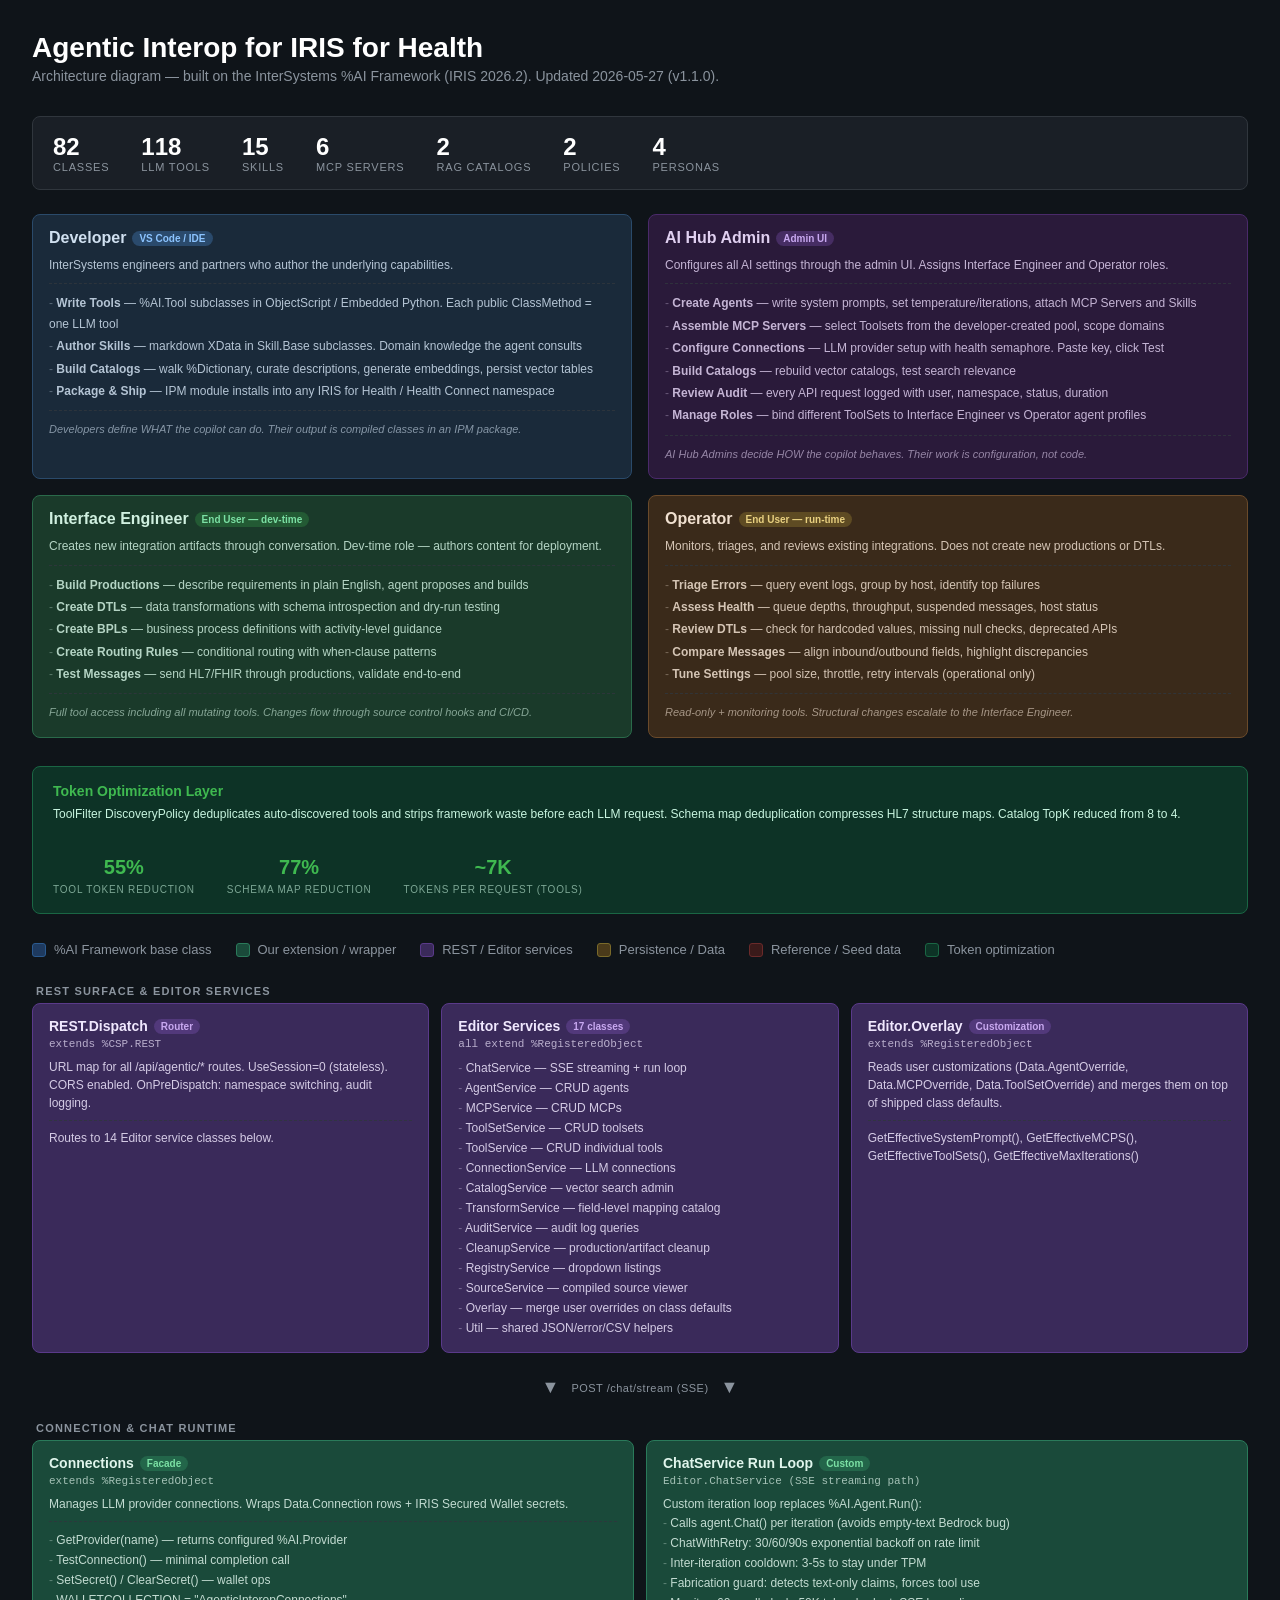
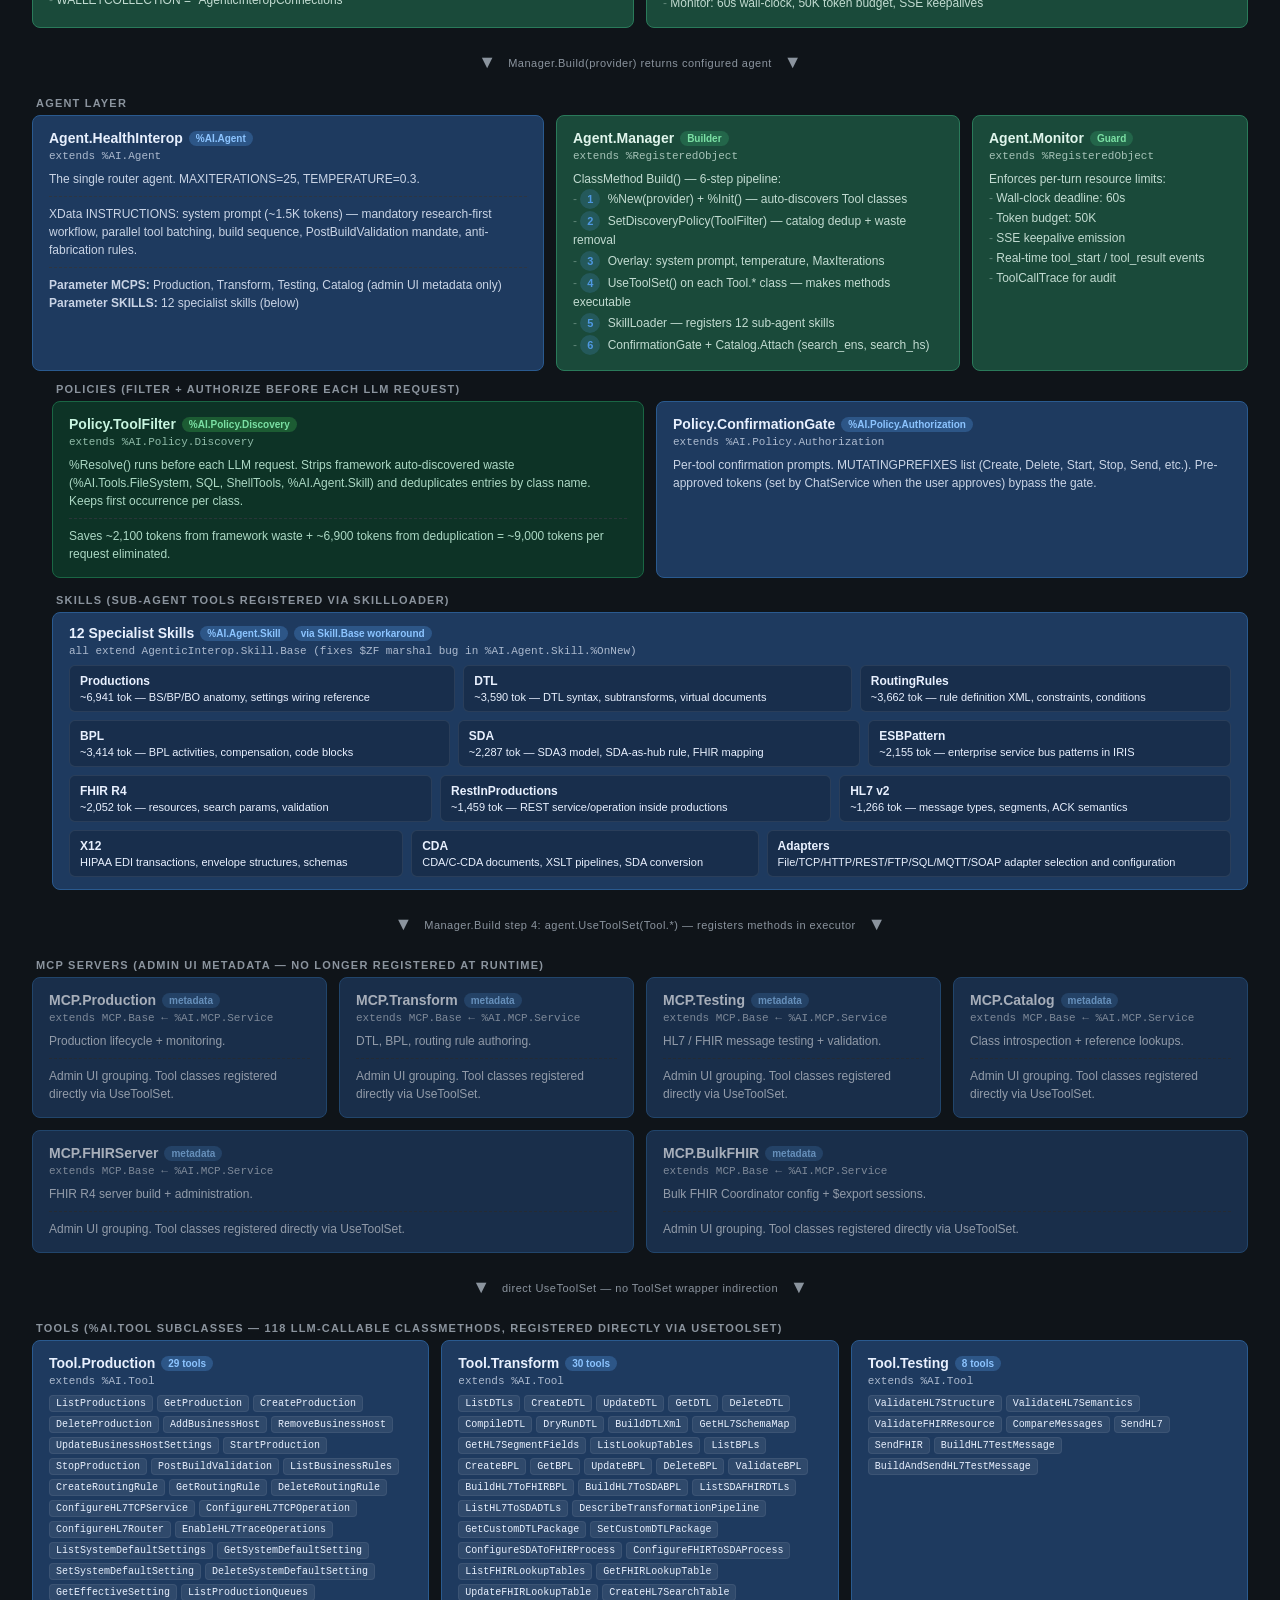
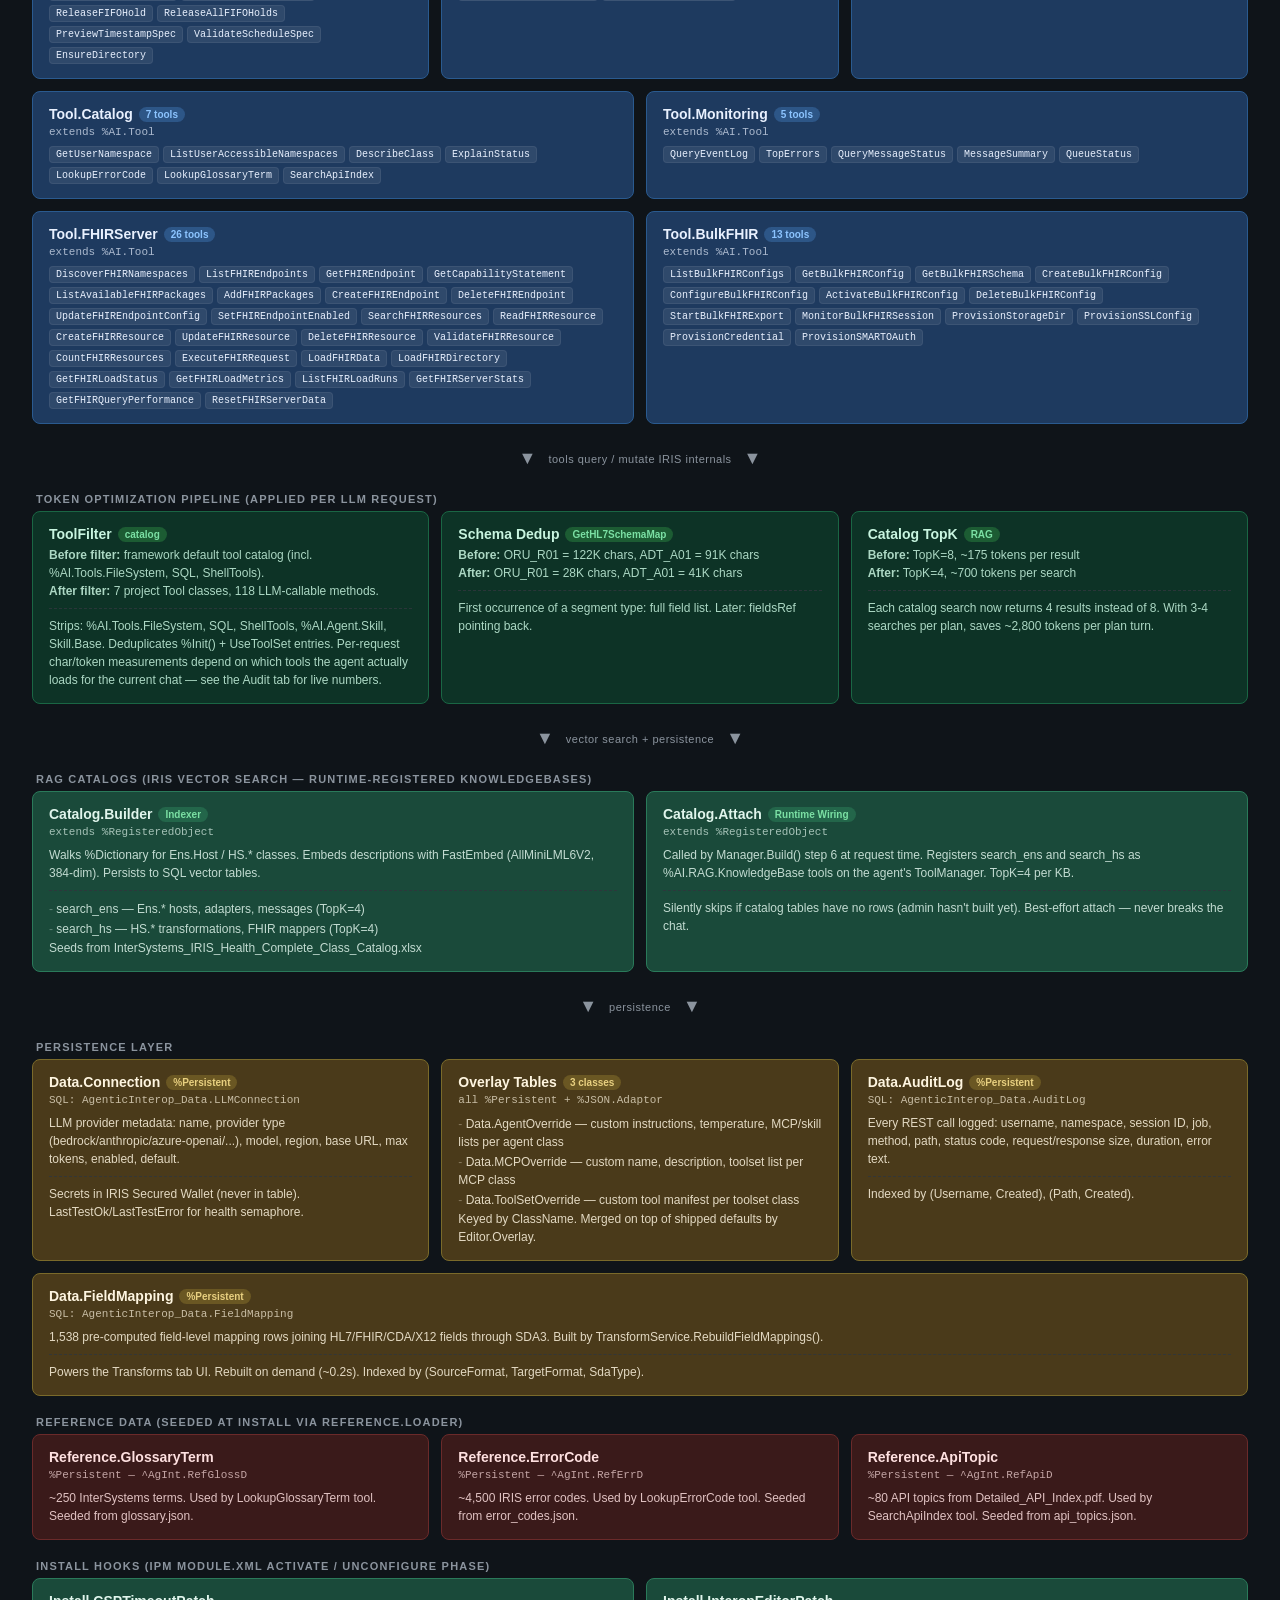
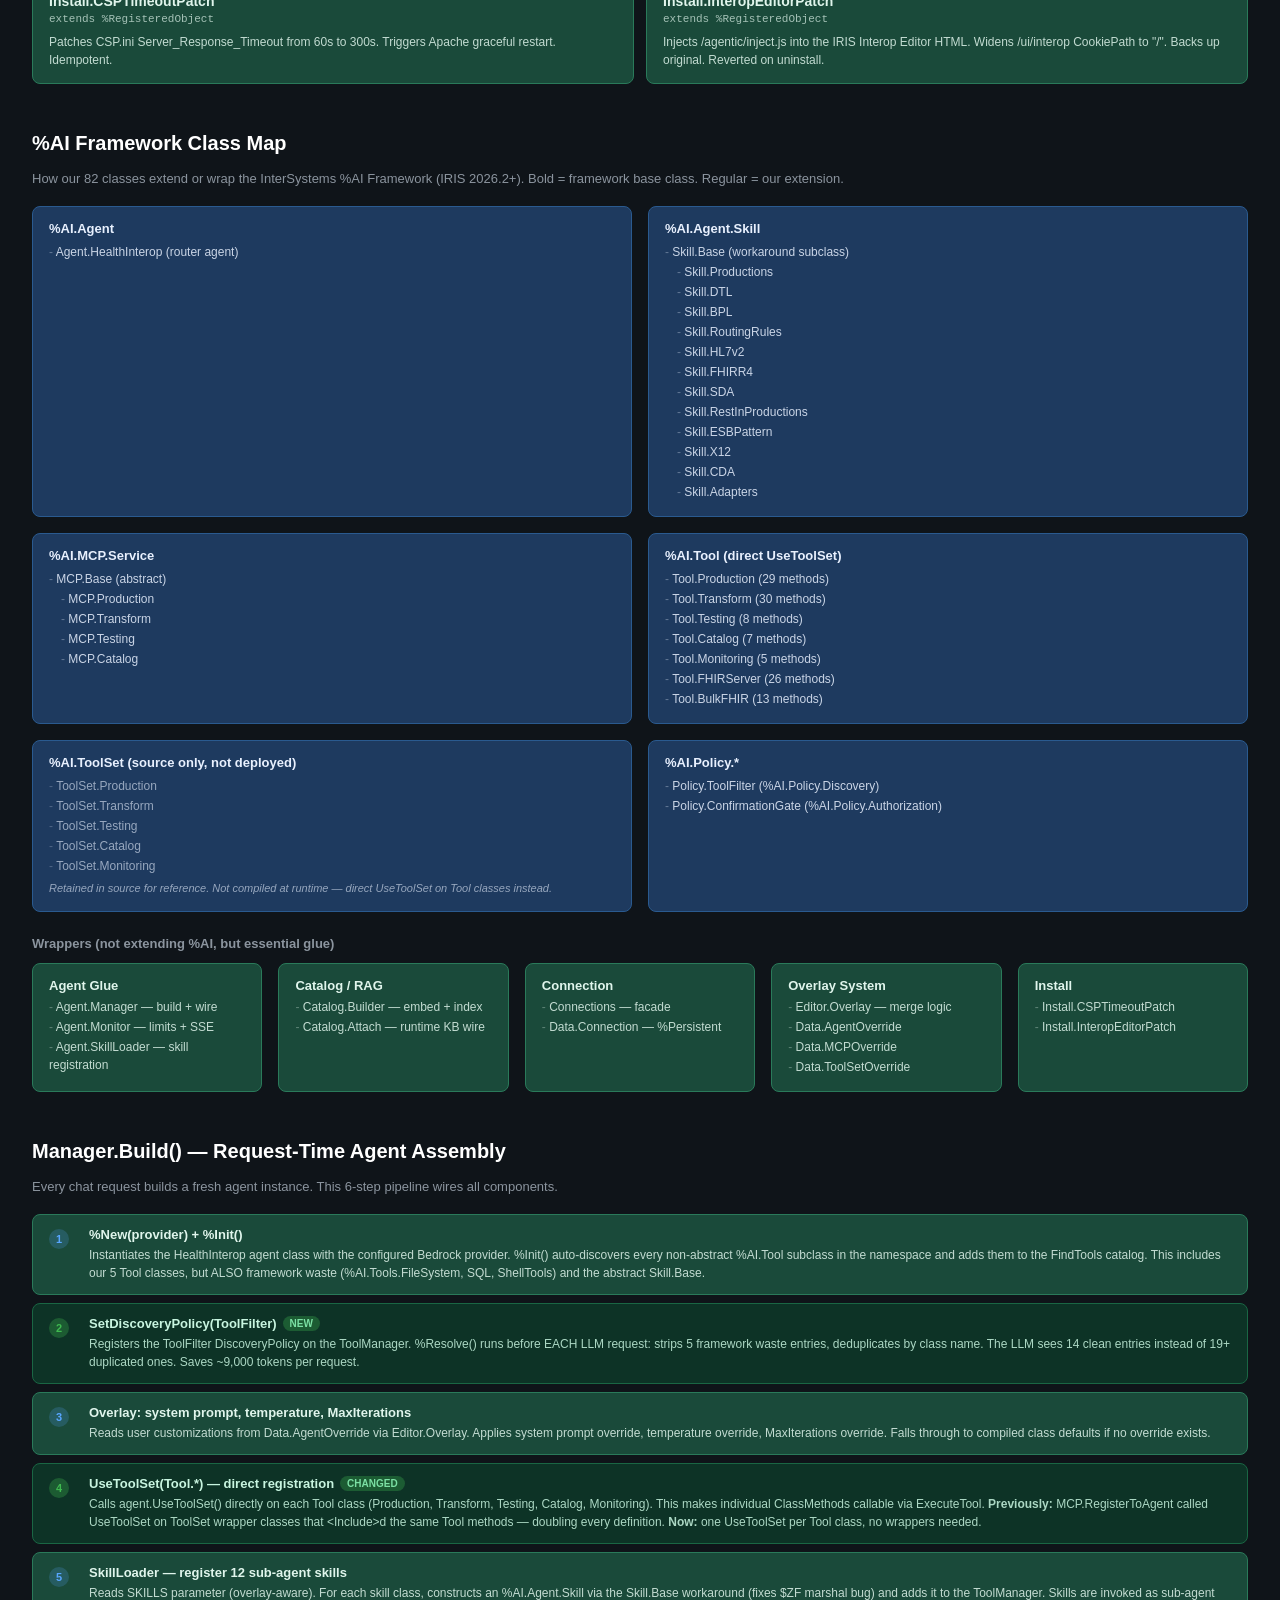
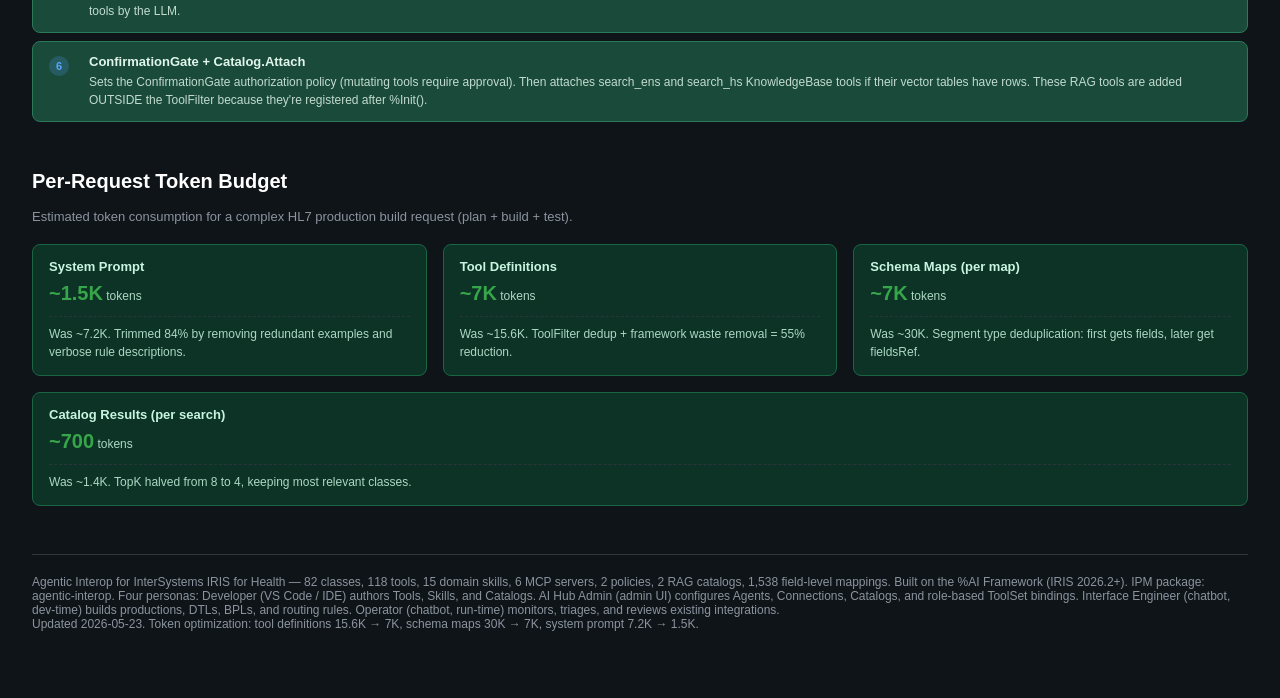
<file: docs/architecture.html>
<!DOCTYPE html>
<html lang="en">
<head>
<meta charset="UTF-8">
<meta name="viewport" content="width=device-width, initial-scale=1.0">
<title>Agentic Interop — Architecture Diagram</title>
<style>
  :root {
    --fw-bg: #1e3a5f;
    --fw-border: #2a5a8f;
    --fw-text: #e8f0fe;
    --ext-bg: #1a4a3a;
    --ext-border: #2a7a5a;
    --ext-text: #e0f5ec;
    --ui-bg: #3a2a5a;
    --ui-border: #5a3a8a;
    --ui-text: #f0e8fe;
    --data-bg: #4a3a1a;
    --data-border: #7a6a2a;
    --data-text: #fef5e0;
    --ref-bg: #3a1a1a;
    --ref-border: #6a2a2a;
    --ref-text: #fee0e0;
    --opt-bg: #0d3326;
    --opt-border: #1a6644;
    --opt-text: #c8f5e0;
    --surface: #0f1419;
    --surface-2: #1a1f26;
    --surface-3: #242b34;
    --text: #e1e4e8;
    --text-dim: #8b949e;
    --accent: #58a6ff;
    --green: #3fb950;
    --line: #30363d;
  }
  * { margin: 0; padding: 0; box-sizing: border-box; }
  body {
    font-family: -apple-system, BlinkMacSystemFont, 'Segoe UI', Helvetica, Arial, sans-serif;
    background: var(--surface);
    color: var(--text);
    padding: 32px;
    min-height: 100vh;
  }
  h1 { font-size: 28px; font-weight: 600; margin-bottom: 4px; color: #fff; }
  h2 { font-size: 20px; font-weight: 600; color: #fff; margin-bottom: 16px; }
  .subtitle { font-size: 14px; color: var(--text-dim); margin-bottom: 32px; }
  .legend {
    display: flex; gap: 24px; margin-bottom: 28px; flex-wrap: wrap;
  }
  .legend-item {
    display: flex; align-items: center; gap: 8px;
    font-size: 13px; color: var(--text-dim);
  }
  .legend-swatch {
    width: 14px; height: 14px; border-radius: 3px;
    border: 1px solid rgba(255,255,255,0.15);
  }

  .diagram {
    display: flex; flex-direction: column; gap: 20px;
    max-width: 1400px; margin: 0 auto;
  }
  .layer { display: flex; flex-direction: column; gap: 2px; }
  .layer-label {
    font-size: 11px; font-weight: 600; text-transform: uppercase;
    letter-spacing: 1.2px; color: var(--text-dim);
    padding-left: 4px; margin-bottom: 4px;
  }
  .layer-content { display: flex; gap: 12px; flex-wrap: wrap; }

  .card {
    border-radius: 8px; padding: 14px 16px;
    border: 1px solid var(--line); position: relative;
    transition: transform 0.15s, box-shadow 0.15s;
  }
  .card:hover {
    transform: translateY(-2px);
    box-shadow: 0 6px 24px rgba(0,0,0,0.4); z-index: 10;
  }
  .card-title {
    font-size: 14px; font-weight: 600; margin-bottom: 4px;
    display: flex; align-items: center; gap: 6px;
  }
  .card-extends {
    font-size: 11px; opacity: 0.7;
    font-family: 'SF Mono', 'Fira Code', monospace; margin-bottom: 8px;
  }
  .card-body { font-size: 12px; line-height: 1.5; opacity: 0.85; }
  .card-body ul { list-style: none; padding-left: 0; }
  .card-body li { padding: 1px 0; }
  .card-body li::before { content: "- "; opacity: 0.4; }
  .badge {
    display: inline-block; font-size: 10px; font-weight: 700;
    padding: 2px 7px; border-radius: 10px;
    background: rgba(255,255,255,0.12); vertical-align: middle;
  }

  .card-fw { background: var(--fw-bg); border-color: var(--fw-border); color: var(--fw-text); }
  .card-fw .badge { background: rgba(88,166,255,0.25); color: #8cc4ff; }
  .card-ext { background: var(--ext-bg); border-color: var(--ext-border); color: var(--ext-text); }
  .card-ext .badge { background: rgba(63,185,120,0.25); color: #7be0a4; }
  .card-ui { background: var(--ui-bg); border-color: var(--ui-border); color: var(--ui-text); }
  .card-ui .badge { background: rgba(150,100,220,0.25); color: #c8a8f0; }
  .card-data { background: var(--data-bg); border-color: var(--data-border); color: var(--data-text); }
  .card-data .badge { background: rgba(200,170,60,0.25); color: #e8d080; }
  .card-ref { background: var(--ref-bg); border-color: var(--ref-border); color: var(--ref-text); }
  .card-ref .badge { background: rgba(200,80,80,0.25); color: #f0a0a0; }
  .card-opt { background: var(--opt-bg); border-color: var(--opt-border); color: var(--opt-text); }
  .card-opt .badge { background: rgba(63,185,80,0.3); color: #7be0a4; }

  .card-wide { flex: 1 1 100%; }
  .card-half { flex: 1 1 calc(50% - 6px); min-width: 300px; }
  .card-third { flex: 1 1 calc(33.3% - 8px); min-width: 260px; }
  .card-quarter { flex: 1 1 calc(25% - 9px); min-width: 220px; }
  .card-fifth { flex: 1 1 calc(20% - 10px); min-width: 200px; }

  .flow-arrow {
    display: flex; justify-content: center; align-items: center;
    padding: 4px 0; color: var(--text-dim); font-size: 18px; user-select: none;
  }
  .flow-arrow .arrow-label {
    font-size: 11px; margin: 0 12px; letter-spacing: 0.5px;
  }

  .inner-group { display: flex; gap: 8px; flex-wrap: wrap; margin-top: 8px; }
  .inner-card {
    background: rgba(0,0,0,0.2); border: 1px solid rgba(255,255,255,0.08);
    border-radius: 6px; padding: 8px 10px; font-size: 11px;
    flex: 1 1 auto; min-width: 140px;
  }
  .inner-card-title { font-weight: 600; font-size: 12px; margin-bottom: 3px; }

  .tool-pills { display: flex; flex-wrap: wrap; gap: 4px; margin-top: 6px; }
  .tool-pill {
    font-size: 10px; font-family: 'SF Mono', 'Fira Code', monospace;
    background: rgba(255,255,255,0.08);
    border: 1px solid rgba(255,255,255,0.06);
    border-radius: 4px; padding: 2px 6px; white-space: nowrap;
  }
  .tool-pill.new {
    background: rgba(63,185,80,0.15);
    border-color: rgba(63,185,80,0.3);
  }

  .section-divider { border: none; border-top: 1px dashed var(--line); margin: 8px 0; }

  .stats-bar {
    display: flex; gap: 32px; padding: 16px 20px;
    background: var(--surface-2); border: 1px solid var(--line);
    border-radius: 8px; margin-bottom: 24px; flex-wrap: wrap;
  }
  .stat { display: flex; flex-direction: column; }
  .stat-value { font-size: 24px; font-weight: 700; color: #fff; }
  .stat-value.green { color: var(--green); }
  .stat-label {
    font-size: 11px; color: var(--text-dim);
    text-transform: uppercase; letter-spacing: 0.8px;
  }

  .opt-callout {
    background: var(--opt-bg); border: 1px solid var(--opt-border);
    border-radius: 8px; padding: 16px 20px; margin-bottom: 28px;
    display: flex; gap: 32px; flex-wrap: wrap; align-items: center;
  }
  .opt-callout h3 {
    font-size: 14px; font-weight: 600; color: var(--green);
    margin-bottom: 6px;
  }
  .opt-item { font-size: 12px; color: var(--opt-text); line-height: 1.6; }
  .opt-metric {
    font-size: 20px; font-weight: 700; color: var(--green);
    display: block;
  }
  .opt-metric-label {
    font-size: 10px; text-transform: uppercase; letter-spacing: 0.8px;
    color: rgba(200,245,224,0.6);
  }

  .step-number {
    display: inline-flex; align-items: center; justify-content: center;
    width: 20px; height: 20px; border-radius: 50%;
    background: rgba(88,166,255,0.2); color: var(--accent);
    font-size: 11px; font-weight: 700; margin-right: 4px;
    flex-shrink: 0;
  }

  @media (max-width: 900px) {
    .card-third, .card-quarter, .card-fifth { flex: 1 1 100%; }
    body { padding: 16px; }
  }
</style>
</head>
<body>

<h1>Agentic Interop for IRIS for Health</h1>
<p class="subtitle">Architecture diagram — built on the InterSystems %AI Framework (IRIS 2026.2). Updated 2026-05-27 (v1.1.0).</p>

<!-- Stats -->
<div class="stats-bar">
  <div class="stat"><span class="stat-value">82</span><span class="stat-label">Classes</span></div>
  <div class="stat"><span class="stat-value">118</span><span class="stat-label">LLM Tools</span></div>
  <div class="stat"><span class="stat-value">15</span><span class="stat-label">Skills</span></div>
  <div class="stat"><span class="stat-value">6</span><span class="stat-label">MCP Servers</span></div>
  <div class="stat"><span class="stat-value">2</span><span class="stat-label">RAG Catalogs</span></div>
  <div class="stat"><span class="stat-value">2</span><span class="stat-label">Policies</span></div>
  <div class="stat"><span class="stat-value">4</span><span class="stat-label">Personas</span></div>
</div>

<!-- Four personas -->
<div style="display: flex; gap: 16px; flex-wrap: wrap; margin-bottom: 28px; max-width: 1400px; margin-left: auto; margin-right: auto;">
  <div class="card" style="flex: 1 1 calc(50% - 8px); min-width: 340px; background: #1a2a3a; border-color: #2a4a6a; color: #d0e0f0;">
    <div class="card-title" style="font-size: 16px;">Developer <span class="badge" style="background: rgba(88,166,255,0.25); color: #8cc4ff;">VS Code / IDE</span></div>
    <div class="card-body" style="margin-top: 8px; line-height: 1.7;">
      InterSystems engineers and partners who author the underlying capabilities.
      <hr class="section-divider">
      <ul>
        <li><strong>Write Tools</strong> — %AI.Tool subclasses in ObjectScript / Embedded Python. Each public ClassMethod = one LLM tool</li>
        <li><strong>Author Skills</strong> — markdown XData in Skill.Base subclasses. Domain knowledge the agent consults</li>
        <li><strong>Build Catalogs</strong> — walk %Dictionary, curate descriptions, generate embeddings, persist vector tables</li>
        <li><strong>Package &amp; Ship</strong> — IPM module installs into any IRIS for Health / Health Connect namespace</li>
      </ul>
      <hr class="section-divider">
      <em style="font-size: 11px; opacity: 0.7;">Developers define WHAT the copilot can do. Their output is compiled classes in an IPM package.</em>
    </div>
  </div>
  <div class="card" style="flex: 1 1 calc(50% - 8px); min-width: 340px; background: #2a1a3a; border-color: #4a2a6a; color: #e0d0f0;">
    <div class="card-title" style="font-size: 16px;">AI Hub Admin <span class="badge" style="background: rgba(150,100,220,0.25); color: #c8a8f0;">Admin UI</span></div>
    <div class="card-body" style="margin-top: 8px; line-height: 1.7;">
      Configures all AI settings through the admin UI. Assigns Interface Engineer and Operator roles.
      <hr class="section-divider">
      <ul>
        <li><strong>Create Agents</strong> — write system prompts, set temperature/iterations, attach MCP Servers and Skills</li>
        <li><strong>Assemble MCP Servers</strong> — select Toolsets from the developer-created pool, scope domains</li>
        <li><strong>Configure Connections</strong> — LLM provider setup with health semaphore. Paste key, click Test</li>
        <li><strong>Build Catalogs</strong> — rebuild vector catalogs, test search relevance</li>
        <li><strong>Review Audit</strong> — every API request logged with user, namespace, status, duration</li>
        <li><strong>Manage Roles</strong> — bind different ToolSets to Interface Engineer vs Operator agent profiles</li>
      </ul>
      <hr class="section-divider">
      <em style="font-size: 11px; opacity: 0.7;">AI Hub Admins decide HOW the copilot behaves. Their work is configuration, not code.</em>
    </div>
  </div>
  <div class="card" style="flex: 1 1 calc(50% - 8px); min-width: 340px; background: #1a3a2a; border-color: #2a6a4a; color: #d0f0e0;">
    <div class="card-title" style="font-size: 16px;">Interface Engineer <span class="badge" style="background: rgba(63,185,80,0.25); color: #7be0a4;">End User — dev-time</span></div>
    <div class="card-body" style="margin-top: 8px; line-height: 1.7;">
      Creates new integration artifacts through conversation. Dev-time role — authors content for deployment.
      <hr class="section-divider">
      <ul>
        <li><strong>Build Productions</strong> — describe requirements in plain English, agent proposes and builds</li>
        <li><strong>Create DTLs</strong> — data transformations with schema introspection and dry-run testing</li>
        <li><strong>Create BPLs</strong> — business process definitions with activity-level guidance</li>
        <li><strong>Create Routing Rules</strong> — conditional routing with when-clause patterns</li>
        <li><strong>Test Messages</strong> — send HL7/FHIR through productions, validate end-to-end</li>
      </ul>
      <hr class="section-divider">
      <em style="font-size: 11px; opacity: 0.7;">Full tool access including all mutating tools. Changes flow through source control hooks and CI/CD.</em>
    </div>
  </div>
  <div class="card" style="flex: 1 1 calc(50% - 8px); min-width: 340px; background: #3a2a1a; border-color: #6a4a2a; color: #f0e0d0;">
    <div class="card-title" style="font-size: 16px;">Operator <span class="badge" style="background: rgba(200,170,60,0.25); color: #e8d080;">End User — run-time</span></div>
    <div class="card-body" style="margin-top: 8px; line-height: 1.7;">
      Monitors, triages, and reviews existing integrations. Does not create new productions or DTLs.
      <hr class="section-divider">
      <ul>
        <li><strong>Triage Errors</strong> — query event logs, group by host, identify top failures</li>
        <li><strong>Assess Health</strong> — queue depths, throughput, suspended messages, host status</li>
        <li><strong>Review DTLs</strong> — check for hardcoded values, missing null checks, deprecated APIs</li>
        <li><strong>Compare Messages</strong> — align inbound/outbound fields, highlight discrepancies</li>
        <li><strong>Tune Settings</strong> — pool size, throttle, retry intervals (operational only)</li>
      </ul>
      <hr class="section-divider">
      <em style="font-size: 11px; opacity: 0.7;">Read-only + monitoring tools. Structural changes escalate to the Interface Engineer.</em>
    </div>
  </div>
</div>

<!-- Token optimization callout -->
<div class="opt-callout">
  <div>
    <h3>Token Optimization Layer</h3>
    <div class="opt-item">
      ToolFilter DiscoveryPolicy deduplicates auto-discovered tools and strips framework waste before each LLM request.
      Schema map deduplication compresses HL7 structure maps. Catalog TopK reduced from 8 to 4.
    </div>
  </div>
  <div style="text-align: center;">
    <span class="opt-metric">55%</span>
    <span class="opt-metric-label">Tool token reduction</span>
  </div>
  <div style="text-align: center;">
    <span class="opt-metric">77%</span>
    <span class="opt-metric-label">Schema map reduction</span>
  </div>
  <div style="text-align: center;">
    <span class="opt-metric">~7K</span>
    <span class="opt-metric-label">Tokens per request (tools)</span>
  </div>
</div>

<!-- Legend -->
<div class="legend">
  <div class="legend-item"><div class="legend-swatch" style="background:var(--fw-bg);border-color:var(--fw-border)"></div> %AI Framework base class</div>
  <div class="legend-item"><div class="legend-swatch" style="background:var(--ext-bg);border-color:var(--ext-border)"></div> Our extension / wrapper</div>
  <div class="legend-item"><div class="legend-swatch" style="background:var(--ui-bg);border-color:var(--ui-border)"></div> REST / Editor services</div>
  <div class="legend-item"><div class="legend-swatch" style="background:var(--data-bg);border-color:var(--data-border)"></div> Persistence / Data</div>
  <div class="legend-item"><div class="legend-swatch" style="background:var(--ref-bg);border-color:var(--ref-border)"></div> Reference / Seed data</div>
  <div class="legend-item"><div class="legend-swatch" style="background:var(--opt-bg);border-color:var(--opt-border)"></div> Token optimization</div>
</div>

<div class="diagram">

  <!-- ======================================================= -->
  <!-- LAYER 0: REST / UI Surface -->
  <!-- ======================================================= -->
  <div class="layer">
    <div class="layer-label">REST Surface &amp; Editor Services</div>
    <div class="layer-content">

      <div class="card card-ui card-third">
        <div class="card-title">REST.Dispatch <span class="badge">Router</span></div>
        <div class="card-extends">extends %CSP.REST</div>
        <div class="card-body">
          URL map for all /api/agentic/* routes.
          UseSession=0 (stateless). CORS enabled.
          OnPreDispatch: namespace switching, audit logging.
          <hr class="section-divider">
          Routes to 14 Editor service classes below.
        </div>
      </div>

      <div class="card card-ui card-third">
        <div class="card-title">Editor Services <span class="badge">17 classes</span></div>
        <div class="card-extends">all extend %RegisteredObject</div>
        <div class="card-body">
          <ul>
            <li>ChatService — SSE streaming + run loop</li>
            <li>AgentService — CRUD agents</li>
            <li>MCPService — CRUD MCPs</li>
            <li>ToolSetService — CRUD toolsets</li>
            <li>ToolService — CRUD individual tools</li>
            <li>ConnectionService — LLM connections</li>
            <li>CatalogService — vector search admin</li>
            <li>TransformService — field-level mapping catalog</li>
            <li>AuditService — audit log queries</li>
            <li>CleanupService — production/artifact cleanup</li>
            <li>RegistryService — dropdown listings</li>
            <li>SourceService — compiled source viewer</li>
            <li>Overlay — merge user overrides on class defaults</li>
            <li>Util — shared JSON/error/CSV helpers</li>
          </ul>
        </div>
      </div>

      <div class="card card-ui card-third">
        <div class="card-title">Editor.Overlay <span class="badge">Customization</span></div>
        <div class="card-extends">extends %RegisteredObject</div>
        <div class="card-body">
          Reads user customizations (Data.AgentOverride, Data.MCPOverride, Data.ToolSetOverride) and merges them on top of shipped class defaults.
          <hr class="section-divider">
          GetEffectiveSystemPrompt(), GetEffectiveMCPS(), GetEffectiveToolSets(), GetEffectiveMaxIterations()
        </div>
      </div>

    </div>
  </div>

  <div class="flow-arrow">
    <span>&#9660;</span>
    <span class="arrow-label">POST /chat/stream (SSE)</span>
    <span>&#9660;</span>
  </div>

  <!-- ======================================================= -->
  <!-- LAYER 1: Connection + ChatService run loop -->
  <!-- ======================================================= -->
  <div class="layer">
    <div class="layer-label">Connection &amp; Chat Runtime</div>
    <div class="layer-content">

      <div class="card card-ext card-half">
        <div class="card-title">Connections <span class="badge">Facade</span></div>
        <div class="card-extends">extends %RegisteredObject</div>
        <div class="card-body">
          Manages LLM provider connections. Wraps Data.Connection rows + IRIS Secured Wallet secrets.
          <hr class="section-divider">
          <ul>
            <li>GetProvider(name) — returns configured %AI.Provider</li>
            <li>TestConnection() — minimal completion call</li>
            <li>SetSecret() / ClearSecret() — wallet ops</li>
            <li>WALLETCOLLECTION = "AgenticInteropConnections"</li>
          </ul>
        </div>
      </div>

      <div class="card card-ext card-half">
        <div class="card-title">ChatService Run Loop <span class="badge">Custom</span></div>
        <div class="card-extends">Editor.ChatService (SSE streaming path)</div>
        <div class="card-body">
          Custom iteration loop replaces %AI.Agent.Run():
          <ul>
            <li>Calls agent.Chat() per iteration (avoids empty-text Bedrock bug)</li>
            <li>ChatWithRetry: 30/60/90s exponential backoff on rate limit</li>
            <li>Inter-iteration cooldown: 3-5s to stay under TPM</li>
            <li>Fabrication guard: detects text-only claims, forces tool use</li>
            <li>Monitor: 60s wall-clock, 50K token budget, SSE keepalives</li>
          </ul>
        </div>
      </div>

    </div>
  </div>

  <div class="flow-arrow">
    <span>&#9660;</span>
    <span class="arrow-label">Manager.Build(provider) returns configured agent</span>
    <span>&#9660;</span>
  </div>

  <!-- ======================================================= -->
  <!-- LAYER 2: Agent + Manager build pipeline -->
  <!-- ======================================================= -->
  <div class="layer">
    <div class="layer-label">Agent Layer</div>
    <div class="layer-content">

      <!-- Agent -->
      <div class="card card-fw" style="flex: 2 1 400px; min-width: 360px;">
        <div class="card-title">Agent.HealthInterop <span class="badge">%AI.Agent</span></div>
        <div class="card-extends">extends %AI.Agent</div>
        <div class="card-body">
          The single router agent. MAXITERATIONS=25, TEMPERATURE=0.3.
          <hr class="section-divider">
          XData INSTRUCTIONS: system prompt (~1.5K tokens) — mandatory research-first workflow, parallel tool batching, build sequence, PostBuildValidation mandate, anti-fabrication rules.
          <hr class="section-divider">
          <strong>Parameter MCPS:</strong> Production, Transform, Testing, Catalog (admin UI metadata only)<br>
          <strong>Parameter SKILLS:</strong> 12 specialist skills (below)
        </div>
      </div>

      <!-- Manager.Build pipeline -->
      <div class="card card-ext" style="flex: 1.5 1 320px; min-width: 300px;">
        <div class="card-title">Agent.Manager <span class="badge">Builder</span></div>
        <div class="card-extends">extends %RegisteredObject</div>
        <div class="card-body">
          ClassMethod Build() — 6-step pipeline:
          <ul>
            <li><span class="step-number">1</span> %New(provider) + %Init() — auto-discovers Tool classes</li>
            <li><span class="step-number">2</span> SetDiscoveryPolicy(ToolFilter) — catalog dedup + waste removal</li>
            <li><span class="step-number">3</span> Overlay: system prompt, temperature, MaxIterations</li>
            <li><span class="step-number">4</span> UseToolSet() on each Tool.* class — makes methods executable</li>
            <li><span class="step-number">5</span> SkillLoader — registers 12 sub-agent skills</li>
            <li><span class="step-number">6</span> ConfirmationGate + Catalog.Attach (search_ens, search_hs)</li>
          </ul>
        </div>
      </div>

      <!-- Monitor -->
      <div class="card card-ext" style="flex: 1 1 220px; min-width: 200px;">
        <div class="card-title">Agent.Monitor <span class="badge">Guard</span></div>
        <div class="card-extends">extends %RegisteredObject</div>
        <div class="card-body">
          Enforces per-turn resource limits:
          <ul>
            <li>Wall-clock deadline: 60s</li>
            <li>Token budget: 50K</li>
            <li>SSE keepalive emission</li>
            <li>Real-time tool_start / tool_result events</li>
            <li>ToolCallTrace for audit</li>
          </ul>
        </div>
      </div>

    </div>
  </div>

  <!-- Policies sub-section -->
  <div class="layer" style="margin-top: -8px; padding-left: 20px;">
    <div class="layer-label">Policies (filter + authorize before each LLM request)</div>
    <div class="layer-content">

      <div class="card card-opt card-half">
        <div class="card-title">Policy.ToolFilter <span class="badge">%AI.Policy.Discovery</span></div>
        <div class="card-extends">extends %AI.Policy.Discovery</div>
        <div class="card-body">
          %Resolve() runs before each LLM request. Strips framework auto-discovered waste (%AI.Tools.FileSystem, SQL, ShellTools, %AI.Agent.Skill) and deduplicates entries by class name. Keeps first occurrence per class.
          <hr class="section-divider">
          Saves ~2,100 tokens from framework waste + ~6,900 tokens from deduplication = ~9,000 tokens per request eliminated.
        </div>
      </div>

      <div class="card card-fw card-half">
        <div class="card-title">Policy.ConfirmationGate <span class="badge">%AI.Policy.Authorization</span></div>
        <div class="card-extends">extends %AI.Policy.Authorization</div>
        <div class="card-body">
          Per-tool confirmation prompts. MUTATINGPREFIXES list (Create, Delete, Start, Stop, Send, etc.). Pre-approved tokens (set by ChatService when the user approves) bypass the gate.
        </div>
      </div>

    </div>
  </div>

  <!-- Skills sub-section -->
  <div class="layer" style="margin-top: -4px; padding-left: 20px;">
    <div class="layer-label">Skills (sub-agent tools registered via SkillLoader)</div>
    <div class="layer-content">

      <div class="card card-fw card-wide" style="padding: 12px 16px;">
        <div class="card-title">
          12 Specialist Skills
          <span class="badge">%AI.Agent.Skill</span>
          <span class="badge">via Skill.Base workaround</span>
        </div>
        <div class="card-extends">all extend AgenticInterop.Skill.Base (fixes $ZF marshal bug in %AI.Agent.Skill.%OnNew)</div>
        <div class="inner-group">
          <div class="inner-card">
            <div class="inner-card-title">Productions</div>
            ~6,941 tok — BS/BP/BO anatomy, settings wiring reference
          </div>
          <div class="inner-card">
            <div class="inner-card-title">DTL</div>
            ~3,590 tok — DTL syntax, subtransforms, virtual documents
          </div>
          <div class="inner-card">
            <div class="inner-card-title">RoutingRules</div>
            ~3,662 tok — rule definition XML, constraints, conditions
          </div>
          <div class="inner-card">
            <div class="inner-card-title">BPL</div>
            ~3,414 tok — BPL activities, compensation, code blocks
          </div>
          <div class="inner-card">
            <div class="inner-card-title">SDA</div>
            ~2,287 tok — SDA3 model, SDA-as-hub rule, FHIR mapping
          </div>
          <div class="inner-card">
            <div class="inner-card-title">ESBPattern</div>
            ~2,155 tok — enterprise service bus patterns in IRIS
          </div>
          <div class="inner-card">
            <div class="inner-card-title">FHIR R4</div>
            ~2,052 tok — resources, search params, validation
          </div>
          <div class="inner-card">
            <div class="inner-card-title">RestInProductions</div>
            ~1,459 tok — REST service/operation inside productions
          </div>
          <div class="inner-card">
            <div class="inner-card-title">HL7 v2</div>
            ~1,266 tok — message types, segments, ACK semantics
          </div>
          <div class="inner-card">
            <div class="inner-card-title">X12</div>
            HIPAA EDI transactions, envelope structures, schemas
          </div>
          <div class="inner-card">
            <div class="inner-card-title">CDA</div>
            CDA/C-CDA documents, XSLT pipelines, SDA conversion
          </div>
          <div class="inner-card">
            <div class="inner-card-title">Adapters</div>
            File/TCP/HTTP/REST/FTP/SQL/MQTT/SOAP adapter selection and configuration
          </div>
        </div>
      </div>

    </div>
  </div>

  <div class="flow-arrow">
    <span>&#9660;</span>
    <span class="arrow-label">Manager.Build step 4: agent.UseToolSet(Tool.*) — registers methods in executor</span>
    <span>&#9660;</span>
  </div>

  <!-- ======================================================= -->
  <!-- LAYER 3: MCP Servers (admin UI metadata only) -->
  <!-- ======================================================= -->
  <div class="layer">
    <div class="layer-label">MCP Servers (admin UI metadata — no longer registered at runtime)</div>
    <div class="layer-content">

      <div class="card card-fw card-quarter" style="opacity: 0.7;">
        <div class="card-title">MCP.Production <span class="badge">metadata</span></div>
        <div class="card-extends">extends MCP.Base &larr; %AI.MCP.Service</div>
        <div class="card-body">
          Production lifecycle + monitoring.
          <hr class="section-divider">
          Admin UI grouping. Tool classes registered directly via UseToolSet.
        </div>
      </div>

      <div class="card card-fw card-quarter" style="opacity: 0.7;">
        <div class="card-title">MCP.Transform <span class="badge">metadata</span></div>
        <div class="card-extends">extends MCP.Base &larr; %AI.MCP.Service</div>
        <div class="card-body">
          DTL, BPL, routing rule authoring.
          <hr class="section-divider">
          Admin UI grouping. Tool classes registered directly via UseToolSet.
        </div>
      </div>

      <div class="card card-fw card-quarter" style="opacity: 0.7;">
        <div class="card-title">MCP.Testing <span class="badge">metadata</span></div>
        <div class="card-extends">extends MCP.Base &larr; %AI.MCP.Service</div>
        <div class="card-body">
          HL7 / FHIR message testing + validation.
          <hr class="section-divider">
          Admin UI grouping. Tool classes registered directly via UseToolSet.
        </div>
      </div>

      <div class="card card-fw card-quarter" style="opacity: 0.7;">
        <div class="card-title">MCP.Catalog <span class="badge">metadata</span></div>
        <div class="card-extends">extends MCP.Base &larr; %AI.MCP.Service</div>
        <div class="card-body">
          Class introspection + reference lookups.
          <hr class="section-divider">
          Admin UI grouping. Tool classes registered directly via UseToolSet.
        </div>
      </div>

      <div class="card card-fw card-quarter" style="opacity: 0.7;">
        <div class="card-title">MCP.FHIRServer <span class="badge">metadata</span></div>
        <div class="card-extends">extends MCP.Base &larr; %AI.MCP.Service</div>
        <div class="card-body">
          FHIR R4 server build + administration.
          <hr class="section-divider">
          Admin UI grouping. Tool classes registered directly via UseToolSet.
        </div>
      </div>

      <div class="card card-fw card-quarter" style="opacity: 0.7;">
        <div class="card-title">MCP.BulkFHIR <span class="badge">metadata</span></div>
        <div class="card-extends">extends MCP.Base &larr; %AI.MCP.Service</div>
        <div class="card-body">
          Bulk FHIR Coordinator config + $export sessions.
          <hr class="section-divider">
          Admin UI grouping. Tool classes registered directly via UseToolSet.
        </div>
      </div>

    </div>
  </div>

  <div class="flow-arrow">
    <span>&#9660;</span>
    <span class="arrow-label">direct UseToolSet — no ToolSet wrapper indirection</span>
    <span>&#9660;</span>
  </div>

  <!-- ======================================================= -->
  <!-- LAYER 4: Tools (the 118 LLM-callable methods) -->
  <!-- ======================================================= -->
  <div class="layer">
    <div class="layer-label">Tools (%AI.Tool subclasses — 118 LLM-callable ClassMethods, registered directly via UseToolSet)</div>
    <div class="layer-content">

      <!-- Tool.Production -->
      <div class="card card-fw card-third">
        <div class="card-title">Tool.Production <span class="badge">29 tools</span></div>
        <div class="card-extends">extends %AI.Tool</div>
        <div class="tool-pills">
          <span class="tool-pill">ListProductions</span>
          <span class="tool-pill">GetProduction</span>
          <span class="tool-pill">CreateProduction</span>
          <span class="tool-pill">DeleteProduction</span>
          <span class="tool-pill">AddBusinessHost</span>
          <span class="tool-pill">RemoveBusinessHost</span>
          <span class="tool-pill">UpdateBusinessHostSettings</span>
          <span class="tool-pill">StartProduction</span>
          <span class="tool-pill">StopProduction</span>
          <span class="tool-pill">PostBuildValidation</span>
          <span class="tool-pill">ListBusinessRules</span>
          <span class="tool-pill">CreateRoutingRule</span>
          <span class="tool-pill">GetRoutingRule</span>
          <span class="tool-pill">DeleteRoutingRule</span>
          <span class="tool-pill">ConfigureHL7TCPService</span>
          <span class="tool-pill">ConfigureHL7TCPOperation</span>
          <span class="tool-pill">ConfigureHL7Router</span>
          <span class="tool-pill">EnableHL7TraceOperations</span>
          <span class="tool-pill">ListSystemDefaultSettings</span>
          <span class="tool-pill">GetSystemDefaultSetting</span>
          <span class="tool-pill">SetSystemDefaultSetting</span>
          <span class="tool-pill">DeleteSystemDefaultSetting</span>
          <span class="tool-pill">GetEffectiveSetting</span>
          <span class="tool-pill">ListProductionQueues</span>
          <span class="tool-pill">ReleaseFIFOHold</span>
          <span class="tool-pill">ReleaseAllFIFOHolds</span>
          <span class="tool-pill">PreviewTimestampSpec</span>
          <span class="tool-pill">ValidateScheduleSpec</span>
          <span class="tool-pill">EnsureDirectory</span>
        </div>
      </div>

      <!-- Tool.Transform -->
      <div class="card card-fw card-third">
        <div class="card-title">Tool.Transform <span class="badge">30 tools</span></div>
        <div class="card-extends">extends %AI.Tool</div>
        <div class="tool-pills">
          <span class="tool-pill">ListDTLs</span>
          <span class="tool-pill">CreateDTL</span>
          <span class="tool-pill">UpdateDTL</span>
          <span class="tool-pill">GetDTL</span>
          <span class="tool-pill">DeleteDTL</span>
          <span class="tool-pill">CompileDTL</span>
          <span class="tool-pill">DryRunDTL</span>
          <span class="tool-pill">BuildDTLXml</span>
          <span class="tool-pill">GetHL7SchemaMap</span>
          <span class="tool-pill">GetHL7SegmentFields</span>
          <span class="tool-pill">ListLookupTables</span>
          <span class="tool-pill">ListBPLs</span>
          <span class="tool-pill">CreateBPL</span>
          <span class="tool-pill">GetBPL</span>
          <span class="tool-pill">UpdateBPL</span>
          <span class="tool-pill">DeleteBPL</span>
          <span class="tool-pill">ValidateBPL</span>
          <span class="tool-pill">BuildHL7ToFHIRBPL</span>
          <span class="tool-pill">BuildHL7ToSDABPL</span>
          <span class="tool-pill">ListSDAFHIRDTLs</span>
          <span class="tool-pill">ListHL7ToSDADTLs</span>
          <span class="tool-pill">DescribeTransformationPipeline</span>
          <span class="tool-pill">GetCustomDTLPackage</span>
          <span class="tool-pill">SetCustomDTLPackage</span>
          <span class="tool-pill">ConfigureSDAToFHIRProcess</span>
          <span class="tool-pill">ConfigureFHIRToSDAProcess</span>
          <span class="tool-pill">ListFHIRLookupTables</span>
          <span class="tool-pill">GetFHIRLookupTable</span>
          <span class="tool-pill">UpdateFHIRLookupTable</span>
          <span class="tool-pill">CreateHL7SearchTable</span>
        </div>
      </div>

      <!-- Tool.Testing -->
      <div class="card card-fw card-third">
        <div class="card-title">Tool.Testing <span class="badge">8 tools</span></div>
        <div class="card-extends">extends %AI.Tool</div>
        <div class="tool-pills">
          <span class="tool-pill">ValidateHL7Structure</span>
          <span class="tool-pill">ValidateHL7Semantics</span>
          <span class="tool-pill">ValidateFHIRResource</span>
          <span class="tool-pill">CompareMessages</span>
          <span class="tool-pill">SendHL7</span>
          <span class="tool-pill">SendFHIR</span>
          <span class="tool-pill">BuildHL7TestMessage</span>
          <span class="tool-pill">BuildAndSendHL7TestMessage</span>
        </div>
      </div>

      <!-- Tool.Catalog -->
      <div class="card card-fw card-half">
        <div class="card-title">Tool.Catalog <span class="badge">7 tools</span></div>
        <div class="card-extends">extends %AI.Tool</div>
        <div class="tool-pills">
          <span class="tool-pill">GetUserNamespace</span>
          <span class="tool-pill">ListUserAccessibleNamespaces</span>
          <span class="tool-pill">DescribeClass</span>
          <span class="tool-pill">ExplainStatus</span>
          <span class="tool-pill">LookupErrorCode</span>
          <span class="tool-pill">LookupGlossaryTerm</span>
          <span class="tool-pill">SearchApiIndex</span>
        </div>
      </div>

      <!-- Tool.Monitoring -->
      <div class="card card-fw card-half">
        <div class="card-title">Tool.Monitoring <span class="badge">5 tools</span></div>
        <div class="card-extends">extends %AI.Tool</div>
        <div class="tool-pills">
          <span class="tool-pill">QueryEventLog</span>
          <span class="tool-pill">TopErrors</span>
          <span class="tool-pill">QueryMessageStatus</span>
          <span class="tool-pill">MessageSummary</span>
          <span class="tool-pill">QueueStatus</span>
        </div>
      </div>

      <!-- Tool.FHIRServer -->
      <div class="card card-fw card-half">
        <div class="card-title">Tool.FHIRServer <span class="badge">26 tools</span></div>
        <div class="card-extends">extends %AI.Tool</div>
        <div class="tool-pills">
          <span class="tool-pill">DiscoverFHIRNamespaces</span>
          <span class="tool-pill">ListFHIREndpoints</span>
          <span class="tool-pill">GetFHIREndpoint</span>
          <span class="tool-pill">GetCapabilityStatement</span>
          <span class="tool-pill">ListAvailableFHIRPackages</span>
          <span class="tool-pill">AddFHIRPackages</span>
          <span class="tool-pill">CreateFHIREndpoint</span>
          <span class="tool-pill">DeleteFHIREndpoint</span>
          <span class="tool-pill">UpdateFHIREndpointConfig</span>
          <span class="tool-pill">SetFHIREndpointEnabled</span>
          <span class="tool-pill">SearchFHIRResources</span>
          <span class="tool-pill">ReadFHIRResource</span>
          <span class="tool-pill">CreateFHIRResource</span>
          <span class="tool-pill">UpdateFHIRResource</span>
          <span class="tool-pill">DeleteFHIRResource</span>
          <span class="tool-pill">ValidateFHIRResource</span>
          <span class="tool-pill">CountFHIRResources</span>
          <span class="tool-pill">ExecuteFHIRRequest</span>
          <span class="tool-pill">LoadFHIRData</span>
          <span class="tool-pill">LoadFHIRDirectory</span>
          <span class="tool-pill">GetFHIRLoadStatus</span>
          <span class="tool-pill">GetFHIRLoadMetrics</span>
          <span class="tool-pill">ListFHIRLoadRuns</span>
          <span class="tool-pill">GetFHIRServerStats</span>
          <span class="tool-pill">GetFHIRQueryPerformance</span>
          <span class="tool-pill">ResetFHIRServerData</span>
        </div>
      </div>

      <!-- Tool.BulkFHIR -->
      <div class="card card-fw card-half">
        <div class="card-title">Tool.BulkFHIR <span class="badge">13 tools</span></div>
        <div class="card-extends">extends %AI.Tool</div>
        <div class="tool-pills">
          <span class="tool-pill">ListBulkFHIRConfigs</span>
          <span class="tool-pill">GetBulkFHIRConfig</span>
          <span class="tool-pill">GetBulkFHIRSchema</span>
          <span class="tool-pill">CreateBulkFHIRConfig</span>
          <span class="tool-pill">ConfigureBulkFHIRConfig</span>
          <span class="tool-pill">ActivateBulkFHIRConfig</span>
          <span class="tool-pill">DeleteBulkFHIRConfig</span>
          <span class="tool-pill">StartBulkFHIRExport</span>
          <span class="tool-pill">MonitorBulkFHIRSession</span>
          <span class="tool-pill">ProvisionStorageDir</span>
          <span class="tool-pill">ProvisionSSLConfig</span>
          <span class="tool-pill">ProvisionCredential</span>
          <span class="tool-pill">ProvisionSMARTOAuth</span>
        </div>
      </div>

    </div>
  </div>

  <div class="flow-arrow">
    <span>&#9660;</span>
    <span class="arrow-label">tools query / mutate IRIS internals</span>
    <span>&#9660;</span>
  </div>

  <!-- ======================================================= -->
  <!-- LAYER 5: Token Optimization Details -->
  <!-- ======================================================= -->
  <div class="layer">
    <div class="layer-label">Token Optimization Pipeline (applied per LLM request)</div>
    <div class="layer-content">

      <div class="card card-opt card-third">
        <div class="card-title">ToolFilter <span class="badge">catalog</span></div>
        <div class="card-body">
          <strong>Before filter:</strong> framework default tool catalog (incl. %AI.Tools.FileSystem, SQL, ShellTools).<br>
          <strong>After filter:</strong> 7 project Tool classes, 118 LLM-callable methods.
          <hr class="section-divider">
          Strips: %AI.Tools.FileSystem, SQL, ShellTools, %AI.Agent.Skill, Skill.Base. Deduplicates %Init() + UseToolSet entries. Per-request char/token measurements depend on which tools the agent actually loads for the current chat — see the Audit tab for live numbers.
        </div>
      </div>

      <div class="card card-opt card-third">
        <div class="card-title">Schema Dedup <span class="badge">GetHL7SchemaMap</span></div>
        <div class="card-body">
          <strong>Before:</strong> ORU_R01 = 122K chars, ADT_A01 = 91K chars<br>
          <strong>After:</strong> ORU_R01 = 28K chars, ADT_A01 = 41K chars
          <hr class="section-divider">
          First occurrence of a segment type: full field list. Later: fieldsRef pointing back.
        </div>
      </div>

      <div class="card card-opt card-third">
        <div class="card-title">Catalog TopK <span class="badge">RAG</span></div>
        <div class="card-body">
          <strong>Before:</strong> TopK=8, ~175 tokens per result<br>
          <strong>After:</strong> TopK=4, ~700 tokens per search
          <hr class="section-divider">
          Each catalog search now returns 4 results instead of 8. With 3-4 searches per plan, saves ~2,800 tokens per plan turn.
        </div>
      </div>

    </div>
  </div>

  <div class="flow-arrow">
    <span>&#9660;</span>
    <span class="arrow-label">vector search + persistence</span>
    <span>&#9660;</span>
  </div>

  <!-- ======================================================= -->
  <!-- LAYER 6: Catalogs (RAG / Vector Search) -->
  <!-- ======================================================= -->
  <div class="layer">
    <div class="layer-label">RAG Catalogs (IRIS Vector Search — runtime-registered KnowledgeBases)</div>
    <div class="layer-content">

      <div class="card card-ext card-half">
        <div class="card-title">Catalog.Builder <span class="badge">Indexer</span></div>
        <div class="card-extends">extends %RegisteredObject</div>
        <div class="card-body">
          Walks %Dictionary for Ens.Host / HS.* classes. Embeds descriptions with FastEmbed (AllMiniLML6V2, 384-dim). Persists to SQL vector tables.
          <hr class="section-divider">
          <ul>
            <li>search_ens — Ens.* hosts, adapters, messages (TopK=4)</li>
            <li>search_hs — HS.* transformations, FHIR mappers (TopK=4)</li>
          </ul>
          Seeds from InterSystems_IRIS_Health_Complete_Class_Catalog.xlsx
        </div>
      </div>

      <div class="card card-ext card-half">
        <div class="card-title">Catalog.Attach <span class="badge">Runtime Wiring</span></div>
        <div class="card-extends">extends %RegisteredObject</div>
        <div class="card-body">
          Called by Manager.Build() step 6 at request time. Registers search_ens and search_hs as %AI.RAG.KnowledgeBase tools on the agent's ToolManager. TopK=4 per KB.
          <hr class="section-divider">
          Silently skips if catalog tables have no rows (admin hasn't built yet). Best-effort attach — never breaks the chat.
        </div>
      </div>

    </div>
  </div>

  <div class="flow-arrow">
    <span>&#9660;</span>
    <span class="arrow-label">persistence</span>
    <span>&#9660;</span>
  </div>

  <!-- ======================================================= -->
  <!-- LAYER 7: Data / Persistence -->
  <!-- ======================================================= -->
  <div class="layer">
    <div class="layer-label">Persistence Layer</div>
    <div class="layer-content">

      <div class="card card-data card-third">
        <div class="card-title">Data.Connection <span class="badge">%Persistent</span></div>
        <div class="card-extends">SQL: AgenticInterop_Data.LLMConnection</div>
        <div class="card-body">
          LLM provider metadata: name, provider type (bedrock/anthropic/azure-openai/...), model, region, base URL, max tokens, enabled, default.
          <hr class="section-divider">
          Secrets in IRIS Secured Wallet (never in table).
          LastTestOk/LastTestError for health semaphore.
        </div>
      </div>

      <div class="card card-data card-third">
        <div class="card-title">Overlay Tables <span class="badge">3 classes</span></div>
        <div class="card-extends">all %Persistent + %JSON.Adaptor</div>
        <div class="card-body">
          <ul>
            <li>Data.AgentOverride — custom instructions, temperature, MCP/skill lists per agent class</li>
            <li>Data.MCPOverride — custom name, description, toolset list per MCP class</li>
            <li>Data.ToolSetOverride — custom tool manifest per toolset class</li>
          </ul>
          Keyed by ClassName. Merged on top of shipped defaults by Editor.Overlay.
        </div>
      </div>

      <div class="card card-data card-third">
        <div class="card-title">Data.AuditLog <span class="badge">%Persistent</span></div>
        <div class="card-extends">SQL: AgenticInterop_Data.AuditLog</div>
        <div class="card-body">
          Every REST call logged: username, namespace, session ID, job, method, path, status code, request/response size, duration, error text.
          <hr class="section-divider">
          Indexed by (Username, Created), (Path, Created).
        </div>
      </div>

      <div class="card card-data card-third">
        <div class="card-title">Data.FieldMapping <span class="badge">%Persistent</span></div>
        <div class="card-extends">SQL: AgenticInterop_Data.FieldMapping</div>
        <div class="card-body">
          1,538 pre-computed field-level mapping rows joining HL7/FHIR/CDA/X12 fields through SDA3. Built by TransformService.RebuildFieldMappings().
          <hr class="section-divider">
          Powers the Transforms tab UI. Rebuilt on demand (~0.2s). Indexed by (SourceFormat, TargetFormat, SdaType).
        </div>
      </div>

    </div>
  </div>

  <!-- ======================================================= -->
  <!-- LAYER 8: Reference / Seed Data -->
  <!-- ======================================================= -->
  <div class="layer">
    <div class="layer-label">Reference Data (seeded at install via Reference.Loader)</div>
    <div class="layer-content">

      <div class="card card-ref card-third">
        <div class="card-title">Reference.GlossaryTerm</div>
        <div class="card-extends">%Persistent — ^AgInt.RefGlossD</div>
        <div class="card-body">
          ~250 InterSystems terms. Used by LookupGlossaryTerm tool.
          Seeded from glossary.json.
        </div>
      </div>

      <div class="card card-ref card-third">
        <div class="card-title">Reference.ErrorCode</div>
        <div class="card-extends">%Persistent — ^AgInt.RefErrD</div>
        <div class="card-body">
          ~4,500 IRIS error codes. Used by LookupErrorCode tool.
          Seeded from error_codes.json.
        </div>
      </div>

      <div class="card card-ref card-third">
        <div class="card-title">Reference.ApiTopic</div>
        <div class="card-extends">%Persistent — ^AgInt.RefApiD</div>
        <div class="card-body">
          ~80 API topics from Detailed_API_Index.pdf. Used by SearchApiIndex tool.
          Seeded from api_topics.json.
        </div>
      </div>

    </div>
  </div>

  <!-- ======================================================= -->
  <!-- LAYER 9: Install Hooks -->
  <!-- ======================================================= -->
  <div class="layer">
    <div class="layer-label">Install Hooks (IPM module.xml Activate / UnConfigure phase)</div>
    <div class="layer-content">

      <div class="card card-ext card-half">
        <div class="card-title">Install.CSPTimeoutPatch</div>
        <div class="card-extends">extends %RegisteredObject</div>
        <div class="card-body">
          Patches CSP.ini Server_Response_Timeout from 60s to 300s. Triggers Apache graceful restart. Idempotent.
        </div>
      </div>

      <div class="card card-ext card-half">
        <div class="card-title">Install.InteropEditorPatch</div>
        <div class="card-extends">extends %RegisteredObject</div>
        <div class="card-body">
          Injects /agentic/inject.js into the IRIS Interop Editor HTML. Widens /ui/interop CookiePath to "/". Backs up original. Reverted on uninstall.
        </div>
      </div>

    </div>
  </div>

</div>

<!-- ======================================================= -->
<!-- FRAMEWORK CLASS MAP -->
<!-- ======================================================= -->
<div style="margin-top: 48px; max-width: 1400px; margin-left: auto; margin-right: auto;">
  <h2>%AI Framework Class Map</h2>
  <p style="font-size: 13px; color: var(--text-dim); margin-bottom: 20px;">
    How our 82 classes extend or wrap the InterSystems %AI Framework (IRIS 2026.2+).
    Bold = framework base class. Regular = our extension.
  </p>

  <div style="display: flex; gap: 16px; flex-wrap: wrap;">

    <div class="card card-fw card-third">
      <div class="card-title" style="font-size: 13px;">%AI.Agent</div>
      <div class="card-body" style="margin-top: 6px;">
        <ul>
          <li>Agent.HealthInterop (router agent)</li>
        </ul>
      </div>
    </div>

    <div class="card card-fw card-third">
      <div class="card-title" style="font-size: 13px;">%AI.Agent.Skill</div>
      <div class="card-body" style="margin-top: 6px;">
        <ul>
          <li>Skill.Base (workaround subclass)</li>
          <li style="padding-left: 12px;">Skill.Productions</li>
          <li style="padding-left: 12px;">Skill.DTL</li>
          <li style="padding-left: 12px;">Skill.BPL</li>
          <li style="padding-left: 12px;">Skill.RoutingRules</li>
          <li style="padding-left: 12px;">Skill.HL7v2</li>
          <li style="padding-left: 12px;">Skill.FHIRR4</li>
          <li style="padding-left: 12px;">Skill.SDA</li>
          <li style="padding-left: 12px;">Skill.RestInProductions</li>
          <li style="padding-left: 12px;">Skill.ESBPattern</li>
          <li style="padding-left: 12px;">Skill.X12</li>
          <li style="padding-left: 12px;">Skill.CDA</li>
          <li style="padding-left: 12px;">Skill.Adapters</li>
        </ul>
      </div>
    </div>

    <div class="card card-fw card-third">
      <div class="card-title" style="font-size: 13px;">%AI.MCP.Service</div>
      <div class="card-body" style="margin-top: 6px;">
        <ul>
          <li>MCP.Base (abstract)</li>
          <li style="padding-left: 12px;">MCP.Production</li>
          <li style="padding-left: 12px;">MCP.Transform</li>
          <li style="padding-left: 12px;">MCP.Testing</li>
          <li style="padding-left: 12px;">MCP.Catalog</li>
        </ul>
      </div>
    </div>

    <div class="card card-fw card-third">
      <div class="card-title" style="font-size: 13px;">%AI.Tool (direct UseToolSet)</div>
      <div class="card-body" style="margin-top: 6px;">
        <ul>
          <li>Tool.Production (29 methods)</li>
          <li>Tool.Transform (30 methods)</li>
          <li>Tool.Testing (8 methods)</li>
          <li>Tool.Catalog (7 methods)</li>
          <li>Tool.Monitoring (5 methods)</li>
          <li>Tool.FHIRServer (26 methods)</li>
          <li>Tool.BulkFHIR (13 methods)</li>
        </ul>
      </div>
    </div>

    <div class="card card-fw card-third">
      <div class="card-title" style="font-size: 13px;">%AI.ToolSet (source only, not deployed)</div>
      <div class="card-body" style="margin-top: 6px; opacity: 0.6;">
        <ul>
          <li>ToolSet.Production</li>
          <li>ToolSet.Transform</li>
          <li>ToolSet.Testing</li>
          <li>ToolSet.Catalog</li>
          <li>ToolSet.Monitoring</li>
        </ul>
        <div style="margin-top: 4px; font-style: italic; font-size: 11px;">
          Retained in source for reference. Not compiled at runtime — direct UseToolSet on Tool classes instead.
        </div>
      </div>
    </div>

    <div class="card card-fw card-third">
      <div class="card-title" style="font-size: 13px;">%AI.Policy.*</div>
      <div class="card-body" style="margin-top: 6px;">
        <ul>
          <li>Policy.ToolFilter (%AI.Policy.Discovery)</li>
          <li>Policy.ConfirmationGate (%AI.Policy.Authorization)</li>
        </ul>
      </div>
    </div>

  </div>

  <div style="margin-top: 24px;">
    <div style="font-size: 13px; font-weight: 600; color: var(--text-dim); margin-bottom: 12px;">Wrappers (not extending %AI, but essential glue)</div>
    <div style="display: flex; gap: 16px; flex-wrap: wrap;">

      <div class="card card-ext" style="flex: 1; min-width: 200px;">
        <div class="card-title" style="font-size: 13px;">Agent Glue</div>
        <div class="card-body" style="margin-top: 4px;">
          <ul>
            <li>Agent.Manager — build + wire</li>
            <li>Agent.Monitor — limits + SSE</li>
            <li>Agent.SkillLoader — skill registration</li>
          </ul>
        </div>
      </div>

      <div class="card card-ext" style="flex: 1; min-width: 200px;">
        <div class="card-title" style="font-size: 13px;">Catalog / RAG</div>
        <div class="card-body" style="margin-top: 4px;">
          <ul>
            <li>Catalog.Builder — embed + index</li>
            <li>Catalog.Attach — runtime KB wire</li>
          </ul>
        </div>
      </div>

      <div class="card card-ext" style="flex: 1; min-width: 200px;">
        <div class="card-title" style="font-size: 13px;">Connection</div>
        <div class="card-body" style="margin-top: 4px;">
          <ul>
            <li>Connections — facade</li>
            <li>Data.Connection — %Persistent</li>
          </ul>
        </div>
      </div>

      <div class="card card-ext" style="flex: 1; min-width: 200px;">
        <div class="card-title" style="font-size: 13px;">Overlay System</div>
        <div class="card-body" style="margin-top: 4px;">
          <ul>
            <li>Editor.Overlay — merge logic</li>
            <li>Data.AgentOverride</li>
            <li>Data.MCPOverride</li>
            <li>Data.ToolSetOverride</li>
          </ul>
        </div>
      </div>

      <div class="card card-ext" style="flex: 1; min-width: 200px;">
        <div class="card-title" style="font-size: 13px;">Install</div>
        <div class="card-body" style="margin-top: 4px;">
          <ul>
            <li>Install.CSPTimeoutPatch</li>
            <li>Install.InteropEditorPatch</li>
          </ul>
        </div>
      </div>

    </div>
  </div>

</div>

<!-- ======================================================= -->
<!-- Manager.Build Sequence Diagram -->
<!-- ======================================================= -->
<div style="margin-top: 48px; max-width: 1400px; margin-left: auto; margin-right: auto;">
  <h2>Manager.Build() — Request-Time Agent Assembly</h2>
  <p style="font-size: 13px; color: var(--text-dim); margin-bottom: 20px;">
    Every chat request builds a fresh agent instance. This 6-step pipeline wires all components.
  </p>

  <div style="display: flex; flex-direction: column; gap: 8px;">

    <div class="card card-ext card-wide" style="display: flex; align-items: flex-start; gap: 16px; padding: 12px 16px;">
      <span class="step-number" style="margin-top: 2px; flex-shrink: 0;">1</span>
      <div>
        <div class="card-title" style="font-size: 13px;">%New(provider) + %Init()</div>
        <div class="card-body">
          Instantiates the HealthInterop agent class with the configured Bedrock provider.
          %Init() auto-discovers every non-abstract %AI.Tool subclass in the namespace and adds them to the FindTools catalog.
          This includes our 5 Tool classes, but ALSO framework waste (%AI.Tools.FileSystem, SQL, ShellTools) and the abstract Skill.Base.
        </div>
      </div>
    </div>

    <div class="card card-opt card-wide" style="display: flex; align-items: flex-start; gap: 16px; padding: 12px 16px;">
      <span class="step-number" style="margin-top: 2px; flex-shrink: 0; background: rgba(63,185,80,0.3); color: var(--green);">2</span>
      <div>
        <div class="card-title" style="font-size: 13px;">SetDiscoveryPolicy(ToolFilter) <span class="badge" style="background: rgba(63,185,80,0.3); color: #7be0a4;">NEW</span></div>
        <div class="card-body">
          Registers the ToolFilter DiscoveryPolicy on the ToolManager. %Resolve() runs before EACH LLM request:
          strips 5 framework waste entries, deduplicates by class name.
          The LLM sees 14 clean entries instead of 19+ duplicated ones. Saves ~9,000 tokens per request.
        </div>
      </div>
    </div>

    <div class="card card-ext card-wide" style="display: flex; align-items: flex-start; gap: 16px; padding: 12px 16px;">
      <span class="step-number" style="margin-top: 2px; flex-shrink: 0;">3</span>
      <div>
        <div class="card-title" style="font-size: 13px;">Overlay: system prompt, temperature, MaxIterations</div>
        <div class="card-body">
          Reads user customizations from Data.AgentOverride via Editor.Overlay. Applies system prompt override,
          temperature override, MaxIterations override. Falls through to compiled class defaults if no override exists.
        </div>
      </div>
    </div>

    <div class="card card-opt card-wide" style="display: flex; align-items: flex-start; gap: 16px; padding: 12px 16px;">
      <span class="step-number" style="margin-top: 2px; flex-shrink: 0; background: rgba(63,185,80,0.3); color: var(--green);">4</span>
      <div>
        <div class="card-title" style="font-size: 13px;">UseToolSet(Tool.*) — direct registration <span class="badge" style="background: rgba(63,185,80,0.3); color: #7be0a4;">CHANGED</span></div>
        <div class="card-body">
          Calls agent.UseToolSet() directly on each Tool class (Production, Transform, Testing, Catalog, Monitoring).
          This makes individual ClassMethods callable via ExecuteTool.
          <strong>Previously:</strong> MCP.RegisterToAgent called UseToolSet on ToolSet wrapper classes that &lt;Include&gt;d the same Tool methods — doubling every definition.
          <strong>Now:</strong> one UseToolSet per Tool class, no wrappers needed.
        </div>
      </div>
    </div>

    <div class="card card-ext card-wide" style="display: flex; align-items: flex-start; gap: 16px; padding: 12px 16px;">
      <span class="step-number" style="margin-top: 2px; flex-shrink: 0;">5</span>
      <div>
        <div class="card-title" style="font-size: 13px;">SkillLoader — register 12 sub-agent skills</div>
        <div class="card-body">
          Reads SKILLS parameter (overlay-aware). For each skill class, constructs an %AI.Agent.Skill via the Skill.Base
          workaround (fixes $ZF marshal bug) and adds it to the ToolManager. Skills are invoked as sub-agent tools by the LLM.
        </div>
      </div>
    </div>

    <div class="card card-ext card-wide" style="display: flex; align-items: flex-start; gap: 16px; padding: 12px 16px;">
      <span class="step-number" style="margin-top: 2px; flex-shrink: 0;">6</span>
      <div>
        <div class="card-title" style="font-size: 13px;">ConfirmationGate + Catalog.Attach</div>
        <div class="card-body">
          Sets the ConfirmationGate authorization policy (mutating tools require approval).
          Then attaches search_ens and search_hs KnowledgeBase tools if their vector tables have rows.
          These RAG tools are added OUTSIDE the ToolFilter because they're registered after %Init().
        </div>
      </div>
    </div>

  </div>
</div>

<!-- ======================================================= -->
<!-- Token Budget Summary -->
<!-- ======================================================= -->
<div style="margin-top: 48px; max-width: 1400px; margin-left: auto; margin-right: auto;">
  <h2>Per-Request Token Budget</h2>
  <p style="font-size: 13px; color: var(--text-dim); margin-bottom: 20px;">
    Estimated token consumption for a complex HL7 production build request (plan + build + test).
  </p>

  <div style="display: flex; gap: 16px; flex-wrap: wrap;">

    <div class="card card-opt card-quarter">
      <div class="card-title" style="font-size: 13px;">System Prompt</div>
      <div class="card-body">
        <span style="font-size: 20px; font-weight: 700; color: var(--green);">~1.5K</span> tokens
        <hr class="section-divider">
        Was ~7.2K. Trimmed 84% by removing redundant examples and verbose rule descriptions.
      </div>
    </div>

    <div class="card card-opt card-quarter">
      <div class="card-title" style="font-size: 13px;">Tool Definitions</div>
      <div class="card-body">
        <span style="font-size: 20px; font-weight: 700; color: var(--green);">~7K</span> tokens
        <hr class="section-divider">
        Was ~15.6K. ToolFilter dedup + framework waste removal = 55% reduction.
      </div>
    </div>

    <div class="card card-opt card-quarter">
      <div class="card-title" style="font-size: 13px;">Schema Maps (per map)</div>
      <div class="card-body">
        <span style="font-size: 20px; font-weight: 700; color: var(--green);">~7K</span> tokens
        <hr class="section-divider">
        Was ~30K. Segment type deduplication: first gets fields, later get fieldsRef.
      </div>
    </div>

    <div class="card card-opt card-quarter">
      <div class="card-title" style="font-size: 13px;">Catalog Results (per search)</div>
      <div class="card-body">
        <span style="font-size: 20px; font-weight: 700; color: var(--green);">~700</span> tokens
        <hr class="section-divider">
        Was ~1.4K. TopK halved from 8 to 4, keeping most relevant classes.
      </div>
    </div>

  </div>
</div>

<!-- Footer -->
<div style="margin-top: 48px; padding: 20px 0; border-top: 1px solid var(--line); max-width: 1400px; margin-left: auto; margin-right: auto;">
  <p style="font-size: 12px; color: var(--text-dim);">
    Agentic Interop for InterSystems IRIS for Health — 82 classes, 118 tools, 15 domain skills, 6 MCP servers, 2 policies, 2 RAG catalogs, 1,538 field-level mappings.
    Built on the %AI Framework (IRIS 2026.2+). IPM package: agentic-interop.
    Four personas: Developer (VS Code / IDE) authors Tools, Skills, and Catalogs.
    AI Hub Admin (admin UI) configures Agents, Connections, Catalogs, and role-based ToolSet bindings.
    Interface Engineer (chatbot, dev-time) builds productions, DTLs, BPLs, and routing rules.
    Operator (chatbot, run-time) monitors, triages, and reviews existing integrations.
    <br>Updated 2026-05-23. Token optimization: tool definitions 15.6K &rarr; 7K, schema maps 30K &rarr; 7K, system prompt 7.2K &rarr; 1.5K.
  </p>
</div>

</body>
</html>
</file>
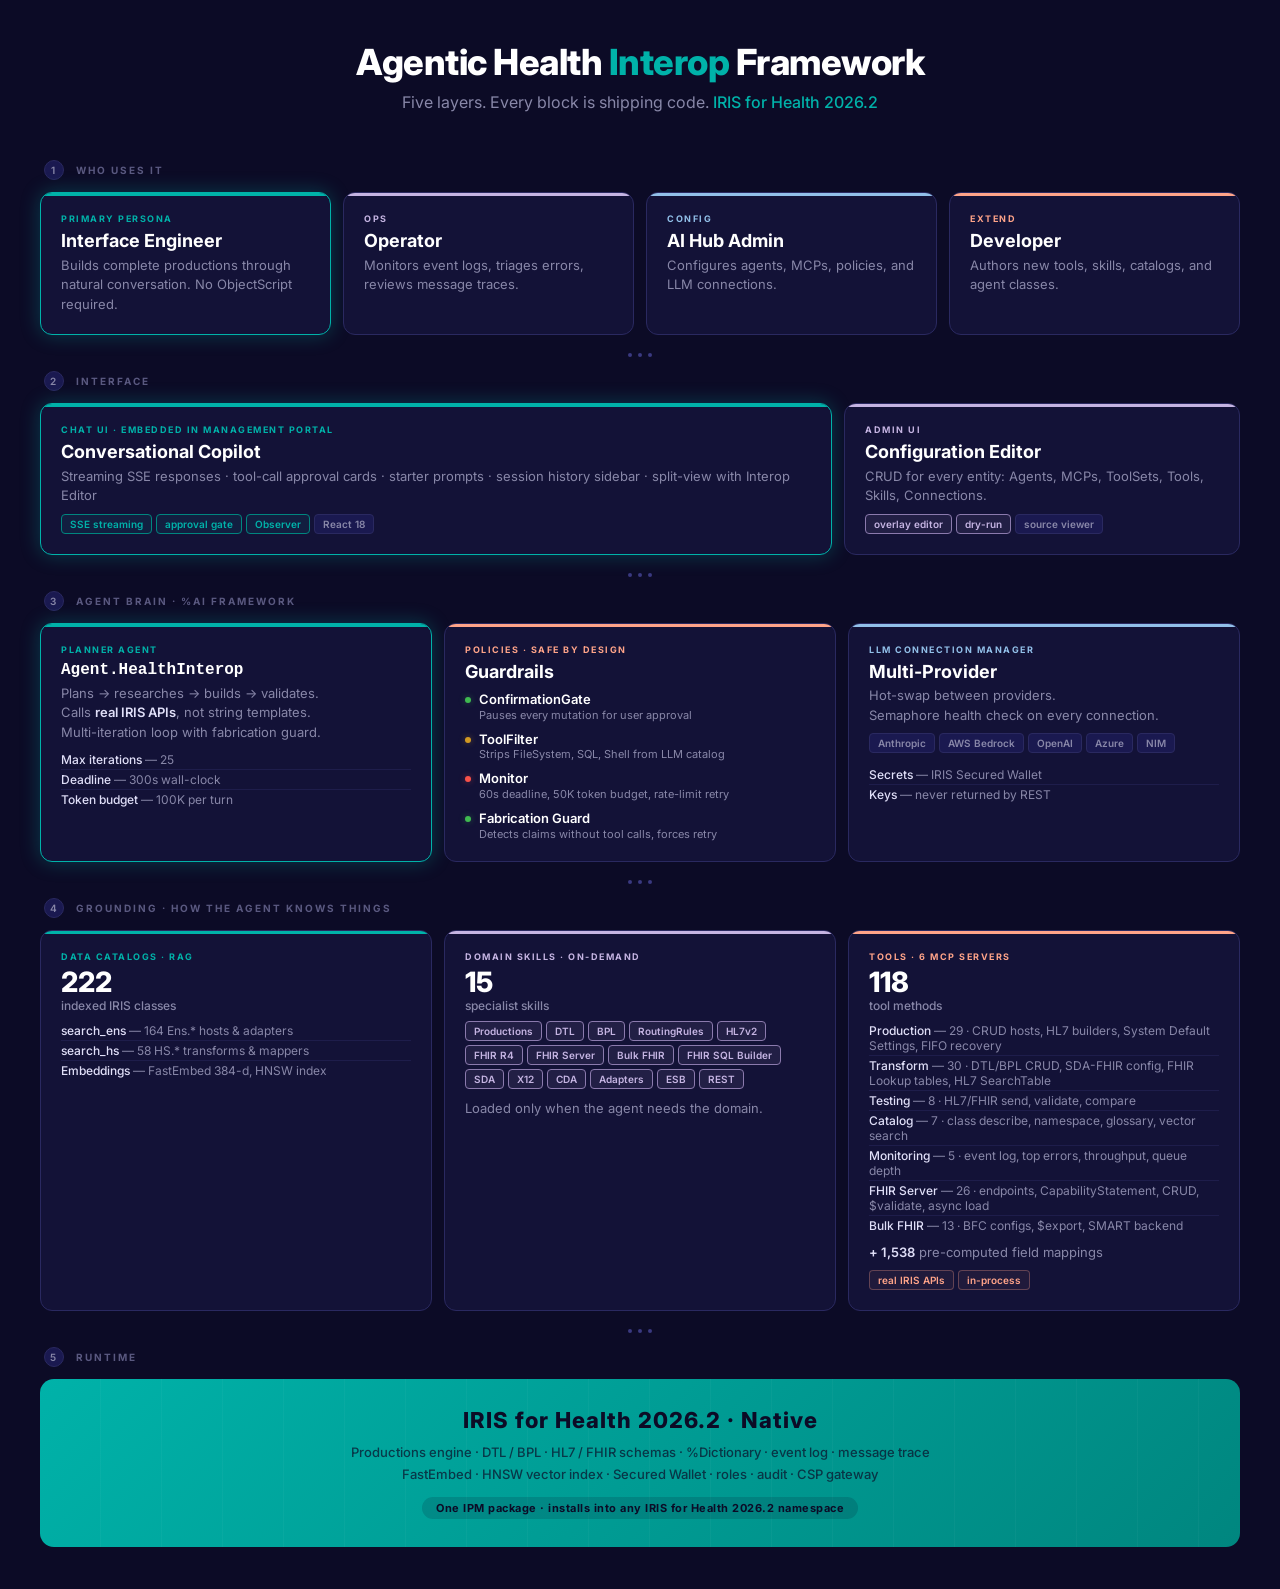
<file: docs/diagrams/architecture_v2.html>
<!DOCTYPE html>
<html lang="en">
<head>
<meta charset="UTF-8">
<meta name="viewport" content="width=device-width, initial-scale=1.0">
<title>Agentic Health Interop — Architecture</title>
<style>
  @import url('https://fonts.googleapis.com/css2?family=Inter:wght@300;400;500;600;700;800&display=swap');

  :root {
    --bg: #0C0B26;
    --surface: #131237;
    --surface-2: #1a1950;
    --surface-3: #222068;
    --teal: #00B2A9;
    --teal-dim: #00867f;
    --teal-glow: rgba(0,178,169,0.15);
    --purple: #C5B4E2;
    --purple-dim: #8b7aad;
    --blue: #92C0E9;
    --deep-blue: #2F2A95;
    --coral: #FFA489;
    --cyan: #54C8E8;
    --white: #FFFFFF;
    --text: #e0dff8;
    --text-dim: #8887a8;
    --text-muted: #5a5980;
    --border: #2a2960;
    --border-bright: #3a3980;
    --glow-teal: 0 0 20px rgba(0,178,169,0.3);
    --glow-purple: 0 0 20px rgba(197,180,226,0.2);
    --glow-coral: 0 0 20px rgba(255,164,137,0.2);
  }

  * { margin: 0; padding: 0; box-sizing: border-box; }

  body {
    font-family: 'Inter', -apple-system, BlinkMacSystemFont, sans-serif;
    background: var(--bg);
    color: var(--text);
    min-height: 100vh;
    padding: 40px;
    overflow-x: hidden;
  }

  /* ── Header ── */
  .header {
    text-align: center;
    margin-bottom: 48px;
  }
  .header h1 {
    font-size: 36px;
    font-weight: 800;
    color: var(--white);
    letter-spacing: -0.5px;
    margin-bottom: 8px;
  }
  .header h1 span { color: var(--teal); }
  .header .subtitle {
    font-size: 16px;
    color: var(--text-dim);
    font-weight: 400;
  }
  .header .subtitle em {
    color: var(--teal);
    font-style: normal;
    font-weight: 500;
  }

  /* ── Main container ── */
  .diagram {
    max-width: 1200px;
    margin: 0 auto;
    position: relative;
  }

  /* ── Layer ── */
  .layer {
    margin-bottom: 2px;
    position: relative;
  }
  .layer-label {
    font-size: 10px;
    font-weight: 700;
    letter-spacing: 2px;
    text-transform: uppercase;
    color: var(--text-muted);
    margin-bottom: 12px;
    padding-left: 4px;
  }
  .layer-label .number {
    display: inline-block;
    width: 20px;
    height: 20px;
    border-radius: 50%;
    background: var(--surface-2);
    border: 1px solid var(--border);
    color: var(--text-dim);
    text-align: center;
    line-height: 18px;
    font-size: 10px;
    margin-right: 8px;
    font-weight: 600;
  }

  /* ── Flow arrows between layers ── */
  .flow-arrow {
    text-align: center;
    padding: 6px 0;
    color: var(--border-bright);
    font-size: 20px;
    opacity: 0.5;
    letter-spacing: 40px;
  }

  /* ── Cards grid ── */
  .cards {
    display: grid;
    gap: 12px;
    margin-bottom: 8px;
  }
  .cards-4 { grid-template-columns: repeat(4, 1fr); }
  .cards-3 { grid-template-columns: repeat(3, 1fr); }
  .cards-2 { grid-template-columns: 2fr 1fr; }
  .cards-2-equal { grid-template-columns: 1fr 1fr; }
  .cards-1 { grid-template-columns: 1fr; }

  /* ── Card ── */
  .card {
    background: var(--surface);
    border: 1px solid var(--border);
    border-radius: 12px;
    padding: 20px;
    transition: all 0.25s ease;
    position: relative;
    overflow: hidden;
  }
  .card:hover {
    border-color: var(--border-bright);
    transform: translateY(-1px);
  }

  /* card accent stripe */
  .card::before {
    content: '';
    position: absolute;
    top: 0; left: 0; right: 0;
    height: 3px;
    border-radius: 12px 12px 0 0;
  }
  .card.accent-teal::before { background: var(--teal); }
  .card.accent-purple::before { background: var(--purple); }
  .card.accent-blue::before { background: var(--blue); }
  .card.accent-coral::before { background: var(--coral); }
  .card.accent-cyan::before { background: var(--cyan); }

  /* primary card — full teal border */
  .card.primary {
    border-color: var(--teal);
    box-shadow: var(--glow-teal);
  }
  .card.primary::before { background: var(--teal); height: 3px; }

  .card .tag {
    font-size: 9px;
    font-weight: 700;
    letter-spacing: 1.5px;
    text-transform: uppercase;
    margin-bottom: 6px;
  }
  .card .tag.teal { color: var(--teal); }
  .card .tag.purple { color: var(--purple); }
  .card .tag.blue { color: var(--blue); }
  .card .tag.coral { color: var(--coral); }
  .card .tag.cyan { color: var(--cyan); }

  .card .title {
    font-size: 18px;
    font-weight: 700;
    color: var(--white);
    margin-bottom: 4px;
    line-height: 1.2;
  }
  .card .title.mono {
    font-family: 'SF Mono', 'Fira Code', 'Consolas', monospace;
    font-size: 16px;
    font-weight: 600;
  }

  .card .desc {
    font-size: 13px;
    color: var(--text-dim);
    line-height: 1.5;
    margin-bottom: 0;
  }
  .card .desc strong {
    color: var(--text);
    font-weight: 600;
  }

  .card .stat {
    font-size: 28px;
    font-weight: 800;
    color: var(--white);
    line-height: 1;
    margin-bottom: 2px;
  }
  .card .stat-label {
    font-size: 12px;
    color: var(--text-dim);
    font-weight: 500;
  }

  .card .detail-list {
    list-style: none;
    margin-top: 8px;
  }
  .card .detail-list li {
    font-size: 12px;
    color: var(--text-dim);
    padding: 2px 0;
    border-bottom: 1px solid rgba(42,41,96,0.5);
  }
  .card .detail-list li:last-child { border: none; }
  .card .detail-list li .k {
    color: var(--text);
    font-weight: 500;
  }

  .card .pill-row {
    display: flex;
    flex-wrap: wrap;
    gap: 4px;
    margin-top: 8px;
  }
  .pill {
    font-size: 10px;
    font-weight: 600;
    padding: 3px 8px;
    border-radius: 4px;
    background: var(--surface-2);
    color: var(--text-dim);
    border: 1px solid var(--border);
    white-space: nowrap;
  }
  .pill.teal { color: var(--teal); border-color: var(--teal-dim); background: rgba(0,178,169,0.08); }
  .pill.purple { color: var(--purple); border-color: var(--purple-dim); background: rgba(197,180,226,0.08); }
  .pill.coral { color: var(--coral); border-color: rgba(255,164,137,0.3); background: rgba(255,164,137,0.06); }

  /* ── Connector dots ── */
  .connectors {
    display: flex;
    justify-content: center;
    gap: 6px;
    padding: 10px 0 14px;
  }
  .conn-dot {
    width: 4px; height: 4px;
    border-radius: 50%;
    background: var(--border-bright);
  }
  .conn-line {
    width: 2px;
    height: 24px;
    background: linear-gradient(to bottom, var(--border-bright), transparent);
    margin: 0 auto;
  }

  /* ── Runtime bar ── */
  .runtime-bar {
    background: linear-gradient(135deg, var(--teal) 0%, #00867f 100%);
    border-radius: 14px;
    padding: 28px 32px;
    text-align: center;
    position: relative;
    overflow: hidden;
    margin-top: 4px;
  }
  .runtime-bar::before {
    content: '';
    position: absolute;
    top: 0; left: 0; right: 0; bottom: 0;
    background: repeating-linear-gradient(
      90deg,
      transparent, transparent 60px,
      rgba(255,255,255,0.03) 60px, rgba(255,255,255,0.03) 61px
    );
  }
  .runtime-bar .title {
    font-size: 22px;
    font-weight: 800;
    color: var(--bg);
    letter-spacing: 1px;
    margin-bottom: 8px;
    position: relative;
  }
  .runtime-bar .desc {
    font-size: 13px;
    color: rgba(12,11,38,0.7);
    font-weight: 500;
    line-height: 1.7;
    position: relative;
  }
  .runtime-bar .ipm-badge {
    display: inline-block;
    margin-top: 12px;
    font-size: 11px;
    font-weight: 700;
    color: var(--bg);
    background: rgba(12,11,38,0.15);
    padding: 4px 14px;
    border-radius: 20px;
    letter-spacing: 0.5px;
    position: relative;
  }

  /* ── Policy dots ── */
  .policy-grid {
    display: grid;
    gap: 10px;
    margin-top: 10px;
  }
  .policy-item {
    display: flex;
    align-items: flex-start;
    gap: 8px;
  }
  .policy-dot {
    width: 6px; height: 6px;
    border-radius: 50%;
    margin-top: 5px;
    flex-shrink: 0;
  }
  .policy-dot.green { background: #3fb950; box-shadow: 0 0 6px rgba(63,185,80,0.4); }
  .policy-dot.amber { background: #d29922; box-shadow: 0 0 6px rgba(210,153,34,0.4); }
  .policy-dot.red { background: #f85149; box-shadow: 0 0 6px rgba(248,81,73,0.4); }
  .policy-item .label {
    font-size: 13px;
    color: var(--white);
    font-weight: 600;
    line-height: 1.2;
  }
  .policy-item .meta {
    font-size: 11px;
    color: var(--text-dim);
    font-weight: 400;
  }

  /* ── Responsive ── */
  @media (max-width: 900px) {
    .cards-4, .cards-3, .cards-2 { grid-template-columns: 1fr 1fr; }
    body { padding: 20px; }
  }
  @media (max-width: 600px) {
    .cards-4, .cards-3, .cards-2, .cards-2-equal { grid-template-columns: 1fr; }
    .header h1 { font-size: 24px; }
  }
</style>
</head>
<body>

<div class="diagram">

  <!-- ────────────────────────────────────────────── HEADER -->
  <div class="header">
    <h1>Agentic Health <span>Interop</span> Framework</h1>
    <div class="subtitle">Five layers. Every block is shipping code.  <em>IRIS for Health 2026.2</em></div>
  </div>

  <!-- ════════════════════════════════════════════ LAYER 1 — USERS -->
  <div class="layer">
    <div class="layer-label"><span class="number">1</span> Who uses it</div>
    <div class="cards cards-4">

      <div class="card primary accent-teal">
        <div class="tag teal">Primary persona</div>
        <div class="title">Interface Engineer</div>
        <div class="desc">Builds complete productions through natural conversation. No ObjectScript required.</div>
      </div>

      <div class="card accent-purple">
        <div class="tag purple">Ops</div>
        <div class="title">Operator</div>
        <div class="desc">Monitors event logs, triages errors, reviews message traces.</div>
      </div>

      <div class="card accent-blue">
        <div class="tag blue">Config</div>
        <div class="title">AI Hub Admin</div>
        <div class="desc">Configures agents, MCPs, policies, and LLM connections.</div>
      </div>

      <div class="card accent-coral">
        <div class="tag coral">Extend</div>
        <div class="title">Developer</div>
        <div class="desc">Authors new tools, skills, catalogs, and agent classes.</div>
      </div>

    </div>
  </div>

  <div class="connectors"><div class="conn-dot"></div><div class="conn-dot"></div><div class="conn-dot"></div></div>

  <!-- ════════════════════════════════════════════ LAYER 2 — INTERFACE -->
  <div class="layer">
    <div class="layer-label"><span class="number">2</span> Interface</div>
    <div class="cards cards-2">

      <div class="card primary accent-teal">
        <div class="tag teal">Chat UI &middot; embedded in Management Portal</div>
        <div class="title">Conversational Copilot</div>
        <div class="desc">
          Streaming SSE responses &middot; tool-call approval cards &middot; starter prompts &middot; session history sidebar &middot; split-view with Interop Editor
        </div>
        <div class="pill-row">
          <span class="pill teal">SSE streaming</span>
          <span class="pill teal">approval gate</span>
          <span class="pill teal">Observer</span>
          <span class="pill">React 18</span>
        </div>
      </div>

      <div class="card accent-purple">
        <div class="tag purple">Admin UI</div>
        <div class="title">Configuration Editor</div>
        <div class="desc">
          CRUD for every entity: Agents, MCPs, ToolSets, Tools, Skills, Connections.
        </div>
        <div class="pill-row">
          <span class="pill purple">overlay editor</span>
          <span class="pill purple">dry-run</span>
          <span class="pill">source viewer</span>
        </div>
      </div>

    </div>
  </div>

  <div class="connectors"><div class="conn-dot"></div><div class="conn-dot"></div><div class="conn-dot"></div></div>

  <!-- ════════════════════════════════════════════ LAYER 3 — AGENT BRAIN -->
  <div class="layer">
    <div class="layer-label"><span class="number">3</span> Agent brain &middot; %AI Framework</div>
    <div class="cards cards-3">

      <div class="card primary accent-teal">
        <div class="tag teal">Planner agent</div>
        <div class="title mono">Agent.HealthInterop</div>
        <div class="desc">
          Plans &rarr; researches &rarr; builds &rarr; validates.<br>
          Calls <strong>real IRIS APIs</strong>, not string templates.<br>
          Multi-iteration loop with fabrication guard.
        </div>
        <ul class="detail-list">
          <li><span class="k">Max iterations</span> &mdash; 25</li>
          <li><span class="k">Deadline</span> &mdash; 300s wall-clock</li>
          <li><span class="k">Token budget</span> &mdash; 100K per turn</li>
        </ul>
      </div>

      <div class="card accent-coral">
        <div class="tag coral">Policies &middot; safe by design</div>
        <div class="title">Guardrails</div>
        <div class="policy-grid">
          <div class="policy-item">
            <div class="policy-dot green"></div>
            <div><div class="label">ConfirmationGate</div><div class="meta">Pauses every mutation for user approval</div></div>
          </div>
          <div class="policy-item">
            <div class="policy-dot amber"></div>
            <div><div class="label">ToolFilter</div><div class="meta">Strips FileSystem, SQL, Shell from LLM catalog</div></div>
          </div>
          <div class="policy-item">
            <div class="policy-dot red"></div>
            <div><div class="label">Monitor</div><div class="meta">60s deadline, 50K token budget, rate-limit retry</div></div>
          </div>
          <div class="policy-item">
            <div class="policy-dot green"></div>
            <div><div class="label">Fabrication Guard</div><div class="meta">Detects claims without tool calls, forces retry</div></div>
          </div>
        </div>
      </div>

      <div class="card accent-blue">
        <div class="tag blue">LLM Connection Manager</div>
        <div class="title">Multi-Provider</div>
        <div class="desc">
          Hot-swap between providers.<br>
          Semaphore health check on every connection.
        </div>
        <div class="pill-row">
          <span class="pill">Anthropic</span>
          <span class="pill">AWS Bedrock</span>
          <span class="pill">OpenAI</span>
          <span class="pill">Azure</span>
          <span class="pill">NIM</span>
        </div>
        <ul class="detail-list" style="margin-top:12px">
          <li><span class="k">Secrets</span> &mdash; IRIS Secured Wallet</li>
          <li><span class="k">Keys</span> &mdash; never returned by REST</li>
        </ul>
      </div>

    </div>
  </div>

  <div class="connectors"><div class="conn-dot"></div><div class="conn-dot"></div><div class="conn-dot"></div></div>

  <!-- ════════════════════════════════════════════ LAYER 4 — GROUNDING -->
  <div class="layer">
    <div class="layer-label"><span class="number">4</span> Grounding &middot; how the agent knows things</div>
    <div class="cards cards-3">

      <div class="card accent-teal">
        <div class="tag teal">Data catalogs &middot; RAG</div>
        <div class="stat">222</div>
        <div class="stat-label">indexed IRIS classes</div>
        <ul class="detail-list">
          <li><span class="k">search_ens</span> &mdash; 164 Ens.* hosts &amp; adapters</li>
          <li><span class="k">search_hs</span> &mdash; 58 HS.* transforms &amp; mappers</li>
          <li><span class="k">Embeddings</span> &mdash; FastEmbed 384-d, HNSW index</li>
        </ul>
      </div>

      <div class="card accent-purple">
        <div class="tag purple">Domain skills &middot; on-demand</div>
        <div class="stat">15</div>
        <div class="stat-label">specialist skills</div>
        <div class="pill-row">
          <span class="pill purple">Productions</span>
          <span class="pill purple">DTL</span>
          <span class="pill purple">BPL</span>
          <span class="pill purple">RoutingRules</span>
          <span class="pill purple">HL7v2</span>
          <span class="pill purple">FHIR R4</span>
          <span class="pill purple">FHIR Server</span>
          <span class="pill purple">Bulk FHIR</span>
          <span class="pill purple">FHIR SQL Builder</span>
          <span class="pill purple">SDA</span>
          <span class="pill purple">X12</span>
          <span class="pill purple">CDA</span>
          <span class="pill purple">Adapters</span>
          <span class="pill purple">ESB</span>
          <span class="pill purple">REST</span>
        </div>
        <div class="desc" style="margin-top:10px">Loaded only when the agent needs the domain.</div>
      </div>

      <div class="card accent-coral">
        <div class="tag coral">Tools &middot; 6 MCP servers</div>
        <div class="stat">118</div>
        <div class="stat-label">tool methods</div>
        <ul class="detail-list">
          <li><span class="k">Production</span> &mdash; 29 &middot; CRUD hosts, HL7 builders, System Default Settings, FIFO recovery</li>
          <li><span class="k">Transform</span> &mdash; 30 &middot; DTL/BPL CRUD, SDA-FHIR config, FHIR Lookup tables, HL7 SearchTable</li>
          <li><span class="k">Testing</span> &mdash; 8 &middot; HL7/FHIR send, validate, compare</li>
          <li><span class="k">Catalog</span> &mdash; 7 &middot; class describe, namespace, glossary, vector search</li>
          <li><span class="k">Monitoring</span> &mdash; 5 &middot; event log, top errors, throughput, queue depth</li>
          <li><span class="k">FHIR Server</span> &mdash; 26 &middot; endpoints, CapabilityStatement, CRUD, $validate, async load</li>
          <li><span class="k">Bulk FHIR</span> &mdash; 13 &middot; BFC configs, $export, SMART backend</li>
        </ul>
        <div class="desc" style="margin-top:8px">
          <strong>+ 1,538</strong> pre-computed field mappings
        </div>
        <div class="pill-row">
          <span class="pill coral">real IRIS APIs</span>
          <span class="pill coral">in-process</span>
        </div>
      </div>

    </div>
  </div>

  <div class="connectors"><div class="conn-dot"></div><div class="conn-dot"></div><div class="conn-dot"></div></div>

  <!-- ════════════════════════════════════════════ LAYER 5 — RUNTIME -->
  <div class="layer">
    <div class="layer-label"><span class="number">5</span> Runtime</div>
    <div class="runtime-bar">
      <div class="title">IRIS for Health 2026.2 &middot; Native</div>
      <div class="desc">
        Productions engine &middot; DTL / BPL &middot; HL7 / FHIR schemas &middot; %Dictionary &middot; event log &middot; message trace<br>
        FastEmbed &middot; HNSW vector index &middot; Secured Wallet &middot; roles &middot; audit &middot; CSP gateway
      </div>
      <div class="ipm-badge">One IPM package &middot; installs into any IRIS for Health 2026.2 namespace</div>
    </div>
  </div>

</div>

</body>
</html>
</file>
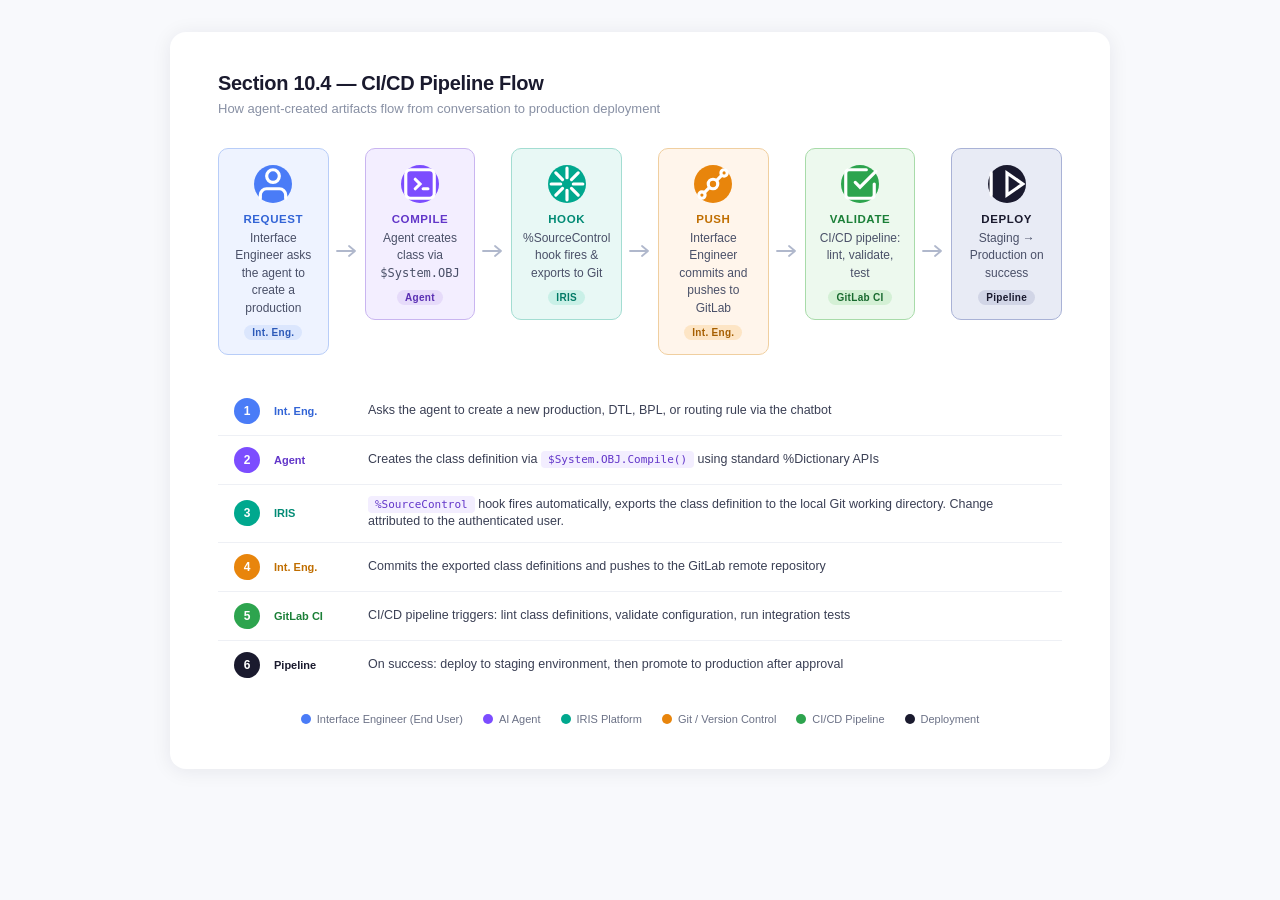
<file: docs/diagrams/cicd_pipeline.html>
<!DOCTYPE html>
<html lang="en">
<head>
<meta charset="UTF-8">
<meta name="viewport" content="width=device-width, initial-scale=1.0">
<title>CI/CD Pipeline Flow</title>
<style>
  * { margin: 0; padding: 0; box-sizing: border-box; }
  body {
    font-family: 'Segoe UI', -apple-system, BlinkMacSystemFont, sans-serif;
    background: #f8f9fc;
    display: flex;
    justify-content: center;
    align-items: flex-start;
    min-height: 100vh;
    padding: 32px 24px;
  }
  .container {
    width: 940px;
    background: #fff;
    border-radius: 16px;
    box-shadow: 0 2px 20px rgba(26,26,46,0.08);
    padding: 40px 48px 44px;
  }
  .title {
    font-size: 20px;
    font-weight: 700;
    color: #1a1a2e;
    margin-bottom: 6px;
    letter-spacing: -0.3px;
  }
  .subtitle {
    font-size: 13px;
    color: #8890a4;
    margin-bottom: 32px;
  }

  /* ── pipeline row ── */
  .pipeline {
    display: flex;
    align-items: stretch;
    gap: 0;
    position: relative;
  }

  /* ── single step card ── */
  .step {
    flex: 1;
    display: flex;
    flex-direction: column;
    align-items: center;
    position: relative;
    min-width: 0;
  }
  .step-inner {
    width: 100%;
    border-radius: 10px;
    padding: 16px 10px 14px;
    text-align: center;
    position: relative;
    z-index: 2;
    border: 1.5px solid;
    transition: box-shadow .2s;
  }
  .step-icon {
    width: 38px;
    height: 38px;
    border-radius: 50%;
    display: flex;
    align-items: center;
    justify-content: center;
    margin: 0 auto 10px;
    font-size: 18px;
  }
  .step-label {
    font-size: 11.5px;
    font-weight: 700;
    text-transform: uppercase;
    letter-spacing: 0.6px;
    margin-bottom: 5px;
  }
  .step-text {
    font-size: 12px;
    color: #4a5068;
    line-height: 1.45;
  }
  .step-actor {
    display: inline-block;
    font-size: 10px;
    font-weight: 600;
    padding: 2px 8px;
    border-radius: 10px;
    margin-top: 8px;
    letter-spacing: 0.3px;
  }

  /* ── arrow between steps ── */
  .arrow {
    display: flex;
    align-items: center;
    justify-content: center;
    width: 36px;
    min-width: 36px;
    position: relative;
    z-index: 1;
  }
  .arrow svg {
    width: 28px;
    height: 20px;
    flex-shrink: 0;
  }

  /* ── colour themes ── */
  /* Builder (blue) */
  .theme-builder .step-inner  { background: #eef3ff; border-color: #b8cdf8; }
  .theme-builder .step-icon   { background: #4a7cf7; color: #fff; }
  .theme-builder .step-label  { color: #3264d6; }
  .theme-builder .step-actor  { background: #dbe6fd; color: #2c59b8; }

  /* Agent (purple) */
  .theme-agent .step-inner  { background: #f3eeff; border-color: #c9b5f0; }
  .theme-agent .step-icon   { background: #7c4dff; color: #fff; }
  .theme-agent .step-label  { color: #6236c9; }
  .theme-agent .step-actor  { background: #e6dbfa; color: #5a2fb3; }

  /* IRIS (teal) */
  .theme-iris .step-inner  { background: #e8f8f5; border-color: #a3ddd2; }
  .theme-iris .step-icon   { background: #00a88e; color: #fff; }
  .theme-iris .step-label  { color: #008a74; }
  .theme-iris .step-actor  { background: #c9f0e7; color: #007a66; }

  /* Git (orange) */
  .theme-git .step-inner  { background: #fff5eb; border-color: #f0cfa0; }
  .theme-git .step-icon   { background: #e8850c; color: #fff; }
  .theme-git .step-label  { color: #c06e00; }
  .theme-git .step-actor  { background: #fde5c5; color: #a55e00; }

  /* CI/CD (green) */
  .theme-cicd .step-inner  { background: #edf9ee; border-color: #a8dba9; }
  .theme-cicd .step-icon   { background: #2da44e; color: #fff; }
  .theme-cicd .step-label  { color: #1a7f37; }
  .theme-cicd .step-actor  { background: #d4f0d5; color: #18692e; }

  /* Deploy (dark blue) */
  .theme-deploy .step-inner  { background: #e8ebf5; border-color: #a9b2d6; }
  .theme-deploy .step-icon   { background: #1a1a2e; color: #fff; }
  .theme-deploy .step-label  { color: #1a1a2e; }
  .theme-deploy .step-actor  { background: #d1d5e6; color: #1a1a2e; }

  /* ── bottom detail rows ── */
  .details {
    margin-top: 32px;
    display: flex;
    flex-direction: column;
    gap: 0;
  }
  .detail-row {
    display: flex;
    align-items: center;
    padding: 11px 16px;
    border-bottom: 1px solid #eef0f5;
    gap: 14px;
  }
  .detail-row:last-child { border-bottom: none; }
  .detail-num {
    width: 26px;
    height: 26px;
    border-radius: 50%;
    display: flex;
    align-items: center;
    justify-content: center;
    font-size: 12px;
    font-weight: 700;
    color: #fff;
    flex-shrink: 0;
  }
  .detail-actor {
    width: 80px;
    font-size: 11px;
    font-weight: 700;
    flex-shrink: 0;
  }
  .detail-text {
    flex: 1;
    font-size: 12.5px;
    color: #3a3f54;
    line-height: 1.4;
  }
  .detail-api {
    font-family: 'SF Mono', 'Fira Code', 'Consolas', monospace;
    font-size: 11px;
    color: #6236c9;
    background: #f3eeff;
    padding: 2px 7px;
    border-radius: 4px;
    white-space: nowrap;
  }

  /* ── legend ── */
  .legend {
    margin-top: 24px;
    display: flex;
    gap: 20px;
    justify-content: center;
    flex-wrap: wrap;
  }
  .legend-item {
    display: flex;
    align-items: center;
    gap: 6px;
    font-size: 11px;
    color: #6b7186;
  }
  .legend-dot {
    width: 10px;
    height: 10px;
    border-radius: 50%;
  }
</style>
</head>
<body>
<div class="container">

  <div class="title">Section 10.4 &mdash; CI/CD Pipeline Flow</div>
  <div class="subtitle">How agent-created artifacts flow from conversation to production deployment</div>

  <!-- ══════════ PIPELINE ROW ══════════ -->
  <div class="pipeline">

    <!-- 1 ── Interface Engineer Request -->
    <div class="step theme-builder">
      <div class="step-inner">
        <div class="step-icon">
          <svg viewBox="0 0 24 24" fill="none" stroke="currentColor" stroke-width="2" stroke-linecap="round"><path d="M20 21v-2a4 4 0 00-4-4H8a4 4 0 00-4 4v2"/><circle cx="12" cy="7" r="4"/></svg>
        </div>
        <div class="step-label">Request</div>
        <div class="step-text">Interface Engineer asks the agent to create a production</div>
        <span class="step-actor">Int. Eng.</span>
      </div>
    </div>

    <div class="arrow"><svg viewBox="0 0 28 20"><path d="M4 10h18m-6-5l6 5-6 5" fill="none" stroke="#b0b8cc" stroke-width="1.8" stroke-linecap="round" stroke-linejoin="round"/></svg></div>

    <!-- 2 ── Agent Compile -->
    <div class="step theme-agent">
      <div class="step-inner">
        <div class="step-icon">
          <svg viewBox="0 0 24 24" fill="none" stroke="currentColor" stroke-width="2" stroke-linecap="round"><rect x="3" y="3" width="18" height="18" rx="3"/><path d="M9 9l3 3-3 3"/><line x1="14" y1="15" x2="17" y2="15"/></svg>
        </div>
        <div class="step-label">Compile</div>
        <div class="step-text">Agent creates class via <code>$System.OBJ</code></div>
        <span class="step-actor">Agent</span>
      </div>
    </div>

    <div class="arrow"><svg viewBox="0 0 28 20"><path d="M4 10h18m-6-5l6 5-6 5" fill="none" stroke="#b0b8cc" stroke-width="1.8" stroke-linecap="round" stroke-linejoin="round"/></svg></div>

    <!-- 3 ── Source Control Hook -->
    <div class="step theme-iris">
      <div class="step-inner">
        <div class="step-icon">
          <svg viewBox="0 0 24 24" fill="none" stroke="currentColor" stroke-width="2" stroke-linecap="round"><path d="M12 2v6m0 8v6M4.93 4.93l4.24 4.24m5.66 5.66l4.24 4.24M2 12h6m8 0h6M4.93 19.07l4.24-4.24m5.66-5.66l4.24-4.24"/></svg>
        </div>
        <div class="step-label">Hook</div>
        <div class="step-text">%SourceControl hook fires &amp; exports to Git</div>
        <span class="step-actor">IRIS</span>
      </div>
    </div>

    <div class="arrow"><svg viewBox="0 0 28 20"><path d="M4 10h18m-6-5l6 5-6 5" fill="none" stroke="#b0b8cc" stroke-width="1.8" stroke-linecap="round" stroke-linejoin="round"/></svg></div>

    <!-- 4 ── Git Push -->
    <div class="step theme-git">
      <div class="step-inner">
        <div class="step-icon">
          <svg viewBox="0 0 24 24" fill="none" stroke="currentColor" stroke-width="2" stroke-linecap="round"><circle cx="12" cy="12" r="3"/><circle cx="19" cy="5" r="2"/><circle cx="5" cy="19" r="2"/><path d="M14.5 9.5L17 7M9.5 14.5L7 17"/></svg>
        </div>
        <div class="step-label">Push</div>
        <div class="step-text">Interface Engineer commits and pushes to GitLab</div>
        <span class="step-actor">Int. Eng.</span>
      </div>
    </div>

    <div class="arrow"><svg viewBox="0 0 28 20"><path d="M4 10h18m-6-5l6 5-6 5" fill="none" stroke="#b0b8cc" stroke-width="1.8" stroke-linecap="round" stroke-linejoin="round"/></svg></div>

    <!-- 5 ── CI/CD Pipeline -->
    <div class="step theme-cicd">
      <div class="step-inner">
        <div class="step-icon">
          <svg viewBox="0 0 24 24" fill="none" stroke="currentColor" stroke-width="2" stroke-linecap="round"><path d="M9 11l3 3L22 4"/><path d="M21 12v7a2 2 0 01-2 2H5a2 2 0 01-2-2V5a2 2 0 012-2h11"/></svg>
        </div>
        <div class="step-label">Validate</div>
        <div class="step-text">CI/CD pipeline: lint, validate, test</div>
        <span class="step-actor">GitLab CI</span>
      </div>
    </div>

    <div class="arrow"><svg viewBox="0 0 28 20"><path d="M4 10h18m-6-5l6 5-6 5" fill="none" stroke="#b0b8cc" stroke-width="1.8" stroke-linecap="round" stroke-linejoin="round"/></svg></div>

    <!-- 6 ── Deploy -->
    <div class="step theme-deploy">
      <div class="step-inner">
        <div class="step-icon">
          <svg viewBox="0 0 24 24" fill="none" stroke="currentColor" stroke-width="2" stroke-linecap="round"><path d="M22 12l-10 7V5z"/><line x1="2" y1="5" x2="2" y2="19"/></svg>
        </div>
        <div class="step-label">Deploy</div>
        <div class="step-text">Staging &rarr; Production on success</div>
        <span class="step-actor">Pipeline</span>
      </div>
    </div>

  </div><!-- /pipeline -->

  <!-- ══════════ DETAIL ROWS ══════════ -->
  <div class="details">
    <div class="detail-row">
      <div class="detail-num" style="background:#4a7cf7">1</div>
      <div class="detail-actor" style="color:#3264d6">Int. Eng.</div>
      <div class="detail-text">Asks the agent to create a new production, DTL, BPL, or routing rule via the chatbot</div>
    </div>
    <div class="detail-row">
      <div class="detail-num" style="background:#7c4dff">2</div>
      <div class="detail-actor" style="color:#6236c9">Agent</div>
      <div class="detail-text">Creates the class definition via <span class="detail-api">$System.OBJ.Compile()</span> using standard %Dictionary APIs</div>
    </div>
    <div class="detail-row">
      <div class="detail-num" style="background:#00a88e">3</div>
      <div class="detail-actor" style="color:#008a74">IRIS</div>
      <div class="detail-text"><span class="detail-api">%SourceControl</span> hook fires automatically, exports the class definition to the local Git working directory. Change attributed to the authenticated user.</div>
    </div>
    <div class="detail-row">
      <div class="detail-num" style="background:#e8850c">4</div>
      <div class="detail-actor" style="color:#c06e00">Int. Eng.</div>
      <div class="detail-text">Commits the exported class definitions and pushes to the GitLab remote repository</div>
    </div>
    <div class="detail-row">
      <div class="detail-num" style="background:#2da44e">5</div>
      <div class="detail-actor" style="color:#1a7f37">GitLab CI</div>
      <div class="detail-text">CI/CD pipeline triggers: lint class definitions, validate configuration, run integration tests</div>
    </div>
    <div class="detail-row">
      <div class="detail-num" style="background:#1a1a2e">6</div>
      <div class="detail-actor" style="color:#1a1a2e">Pipeline</div>
      <div class="detail-text">On success: deploy to staging environment, then promote to production after approval</div>
    </div>
  </div>

  <!-- ══════════ LEGEND ══════════ -->
  <div class="legend">
    <div class="legend-item"><div class="legend-dot" style="background:#4a7cf7"></div>Interface Engineer (End User)</div>
    <div class="legend-item"><div class="legend-dot" style="background:#7c4dff"></div>AI Agent</div>
    <div class="legend-item"><div class="legend-dot" style="background:#00a88e"></div>IRIS Platform</div>
    <div class="legend-item"><div class="legend-dot" style="background:#e8850c"></div>Git / Version Control</div>
    <div class="legend-item"><div class="legend-dot" style="background:#2da44e"></div>CI/CD Pipeline</div>
    <div class="legend-item"><div class="legend-dot" style="background:#1a1a2e"></div>Deployment</div>
  </div>

</div>
</body>
</html>
</file>
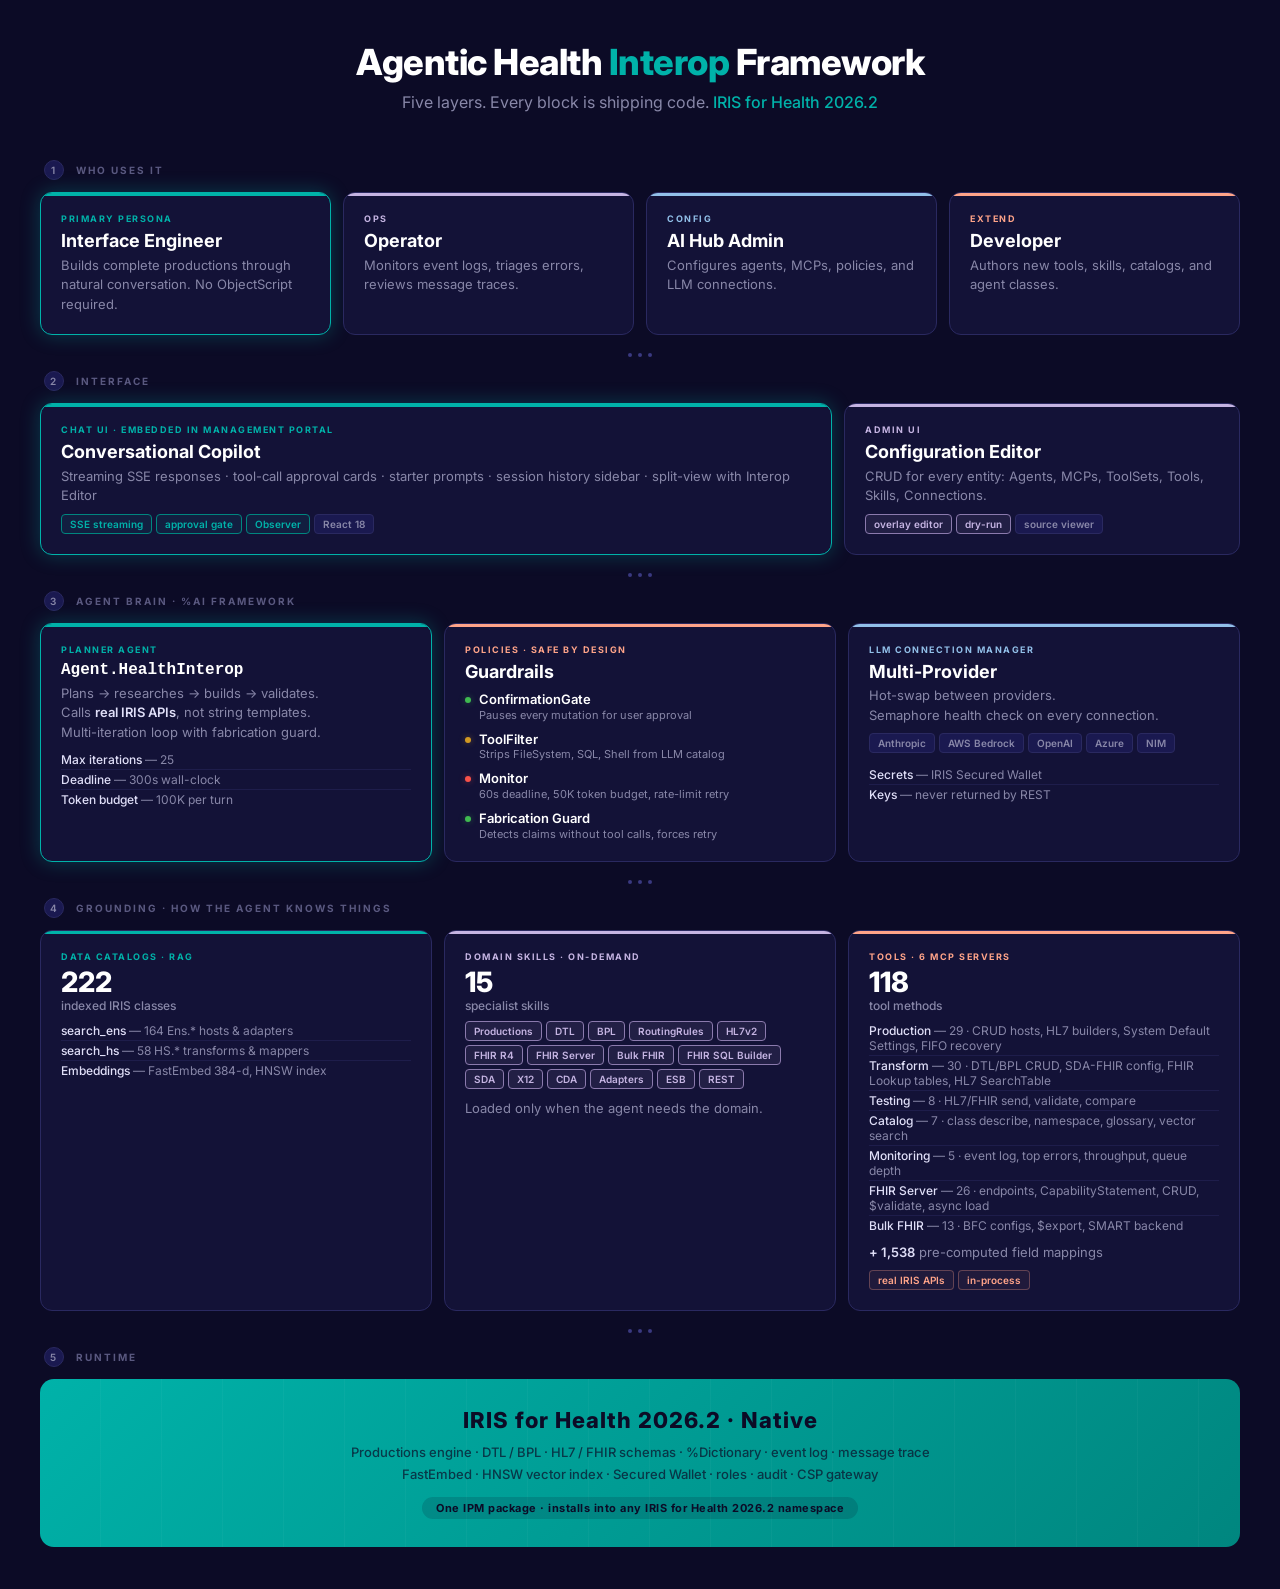
<file: docs/diagrams/High_Level_architecture_v2.html>
<!DOCTYPE html>
<html lang="en">
<head>
<meta charset="UTF-8">
<meta name="viewport" content="width=device-width, initial-scale=1.0">
<title>Agentic Integration Builder — Architecture</title>
<style>
  @import url('https://fonts.googleapis.com/css2?family=Inter:wght@300;400;500;600;700;800&display=swap');

  :root {
    --bg: #0C0B26;
    --surface: #131237;
    --surface-2: #1a1950;
    --surface-3: #222068;
    --teal: #00B2A9;
    --teal-dim: #00867f;
    --teal-glow: rgba(0,178,169,0.15);
    --purple: #C5B4E2;
    --purple-dim: #8b7aad;
    --blue: #92C0E9;
    --deep-blue: #2F2A95;
    --coral: #FFA489;
    --cyan: #54C8E8;
    --white: #FFFFFF;
    --text: #e0dff8;
    --text-dim: #8887a8;
    --text-muted: #5a5980;
    --border: #2a2960;
    --border-bright: #3a3980;
    --glow-teal: 0 0 20px rgba(0,178,169,0.3);
    --glow-purple: 0 0 20px rgba(197,180,226,0.2);
    --glow-coral: 0 0 20px rgba(255,164,137,0.2);
  }

  * { margin: 0; padding: 0; box-sizing: border-box; }

  body {
    font-family: 'Inter', -apple-system, BlinkMacSystemFont, sans-serif;
    background: var(--bg);
    color: var(--text);
    min-height: 100vh;
    padding: 40px;
    overflow-x: hidden;
  }

  /* ── Header ── */
  .header {
    text-align: center;
    margin-bottom: 48px;
  }
  .header h1 {
    font-size: 36px;
    font-weight: 800;
    color: var(--white);
    letter-spacing: -0.5px;
    margin-bottom: 8px;
  }
  .header h1 span { color: var(--teal); }
  .header .subtitle {
    font-size: 16px;
    color: var(--text-dim);
    font-weight: 400;
  }
  .header .subtitle em {
    color: var(--teal);
    font-style: normal;
    font-weight: 500;
  }

  /* ── Main container ── */
  .diagram {
    max-width: 1200px;
    margin: 0 auto;
    position: relative;
  }

  /* ── Layer ── */
  .layer {
    margin-bottom: 2px;
    position: relative;
  }
  .layer-label {
    font-size: 10px;
    font-weight: 700;
    letter-spacing: 2px;
    text-transform: uppercase;
    color: var(--text-muted);
    margin-bottom: 12px;
    padding-left: 4px;
  }
  .layer-label .number {
    display: inline-block;
    width: 20px;
    height: 20px;
    border-radius: 50%;
    background: var(--surface-2);
    border: 1px solid var(--border);
    color: var(--text-dim);
    text-align: center;
    line-height: 18px;
    font-size: 10px;
    margin-right: 8px;
    font-weight: 600;
  }

  /* ── Flow arrows between layers ── */
  .flow-arrow {
    text-align: center;
    padding: 6px 0;
    color: var(--border-bright);
    font-size: 20px;
    opacity: 0.5;
    letter-spacing: 40px;
  }

  /* ── Cards grid ── */
  .cards {
    display: grid;
    gap: 12px;
    margin-bottom: 8px;
  }
  .cards-4 { grid-template-columns: repeat(4, 1fr); }
  .cards-3 { grid-template-columns: repeat(3, 1fr); }
  .cards-2 { grid-template-columns: 2fr 1fr; }
  .cards-2-equal { grid-template-columns: 1fr 1fr; }
  .cards-1 { grid-template-columns: 1fr; }

  /* ── Card ── */
  .card {
    background: var(--surface);
    border: 1px solid var(--border);
    border-radius: 12px;
    padding: 20px;
    transition: all 0.25s ease;
    position: relative;
    overflow: hidden;
  }
  .card:hover {
    border-color: var(--border-bright);
    transform: translateY(-1px);
  }

  /* card accent stripe */
  .card::before {
    content: '';
    position: absolute;
    top: 0; left: 0; right: 0;
    height: 3px;
    border-radius: 12px 12px 0 0;
  }
  .card.accent-teal::before { background: var(--teal); }
  .card.accent-purple::before { background: var(--purple); }
  .card.accent-blue::before { background: var(--blue); }
  .card.accent-coral::before { background: var(--coral); }
  .card.accent-cyan::before { background: var(--cyan); }

  /* primary card — full teal border */
  .card.primary {
    border-color: var(--teal);
    box-shadow: var(--glow-teal);
  }
  .card.primary::before { background: var(--teal); height: 3px; }

  .card .tag {
    font-size: 9px;
    font-weight: 700;
    letter-spacing: 1.5px;
    text-transform: uppercase;
    margin-bottom: 6px;
  }
  .card .tag.teal { color: var(--teal); }
  .card .tag.purple { color: var(--purple); }
  .card .tag.blue { color: var(--blue); }
  .card .tag.coral { color: var(--coral); }
  .card .tag.cyan { color: var(--cyan); }

  .card .title {
    font-size: 18px;
    font-weight: 700;
    color: var(--white);
    margin-bottom: 4px;
    line-height: 1.2;
  }
  .card .title.mono {
    font-family: 'SF Mono', 'Fira Code', 'Consolas', monospace;
    font-size: 16px;
    font-weight: 600;
  }

  .card .desc {
    font-size: 13px;
    color: var(--text-dim);
    line-height: 1.5;
    margin-bottom: 0;
  }
  .card .desc strong {
    color: var(--text);
    font-weight: 600;
  }

  .card .stat {
    font-size: 28px;
    font-weight: 800;
    color: var(--white);
    line-height: 1;
    margin-bottom: 2px;
  }
  .card .stat-label {
    font-size: 12px;
    color: var(--text-dim);
    font-weight: 500;
  }

  .card .detail-list {
    list-style: none;
    margin-top: 8px;
  }
  .card .detail-list li {
    font-size: 12px;
    color: var(--text-dim);
    padding: 2px 0;
    border-bottom: 1px solid rgba(42,41,96,0.5);
  }
  .card .detail-list li:last-child { border: none; }
  .card .detail-list li .k {
    color: var(--text);
    font-weight: 500;
  }

  .card .pill-row {
    display: flex;
    flex-wrap: wrap;
    gap: 4px;
    margin-top: 8px;
  }
  .pill {
    font-size: 10px;
    font-weight: 600;
    padding: 3px 8px;
    border-radius: 4px;
    background: var(--surface-2);
    color: var(--text-dim);
    border: 1px solid var(--border);
    white-space: nowrap;
  }
  .pill.teal { color: var(--teal); border-color: var(--teal-dim); background: rgba(0,178,169,0.08); }
  .pill.purple { color: var(--purple); border-color: var(--purple-dim); background: rgba(197,180,226,0.08); }
  .pill.coral { color: var(--coral); border-color: rgba(255,164,137,0.3); background: rgba(255,164,137,0.06); }

  /* ── Connector dots ── */
  .connectors {
    display: flex;
    justify-content: center;
    gap: 6px;
    padding: 10px 0 14px;
  }
  .conn-dot {
    width: 4px; height: 4px;
    border-radius: 50%;
    background: var(--border-bright);
  }
  .conn-line {
    width: 2px;
    height: 24px;
    background: linear-gradient(to bottom, var(--border-bright), transparent);
    margin: 0 auto;
  }

  /* ── Runtime bar ── */
  .runtime-bar {
    background: linear-gradient(135deg, var(--teal) 0%, #00867f 100%);
    border-radius: 14px;
    padding: 28px 32px;
    text-align: center;
    position: relative;
    overflow: hidden;
    margin-top: 4px;
  }
  .runtime-bar::before {
    content: '';
    position: absolute;
    top: 0; left: 0; right: 0; bottom: 0;
    background: repeating-linear-gradient(
      90deg,
      transparent, transparent 60px,
      rgba(255,255,255,0.03) 60px, rgba(255,255,255,0.03) 61px
    );
  }
  .runtime-bar .title {
    font-size: 22px;
    font-weight: 800;
    color: var(--bg);
    letter-spacing: 1px;
    margin-bottom: 8px;
    position: relative;
  }
  .runtime-bar .desc {
    font-size: 13px;
    color: rgba(12,11,38,0.7);
    font-weight: 500;
    line-height: 1.7;
    position: relative;
  }
  .runtime-bar .ipm-badge {
    display: inline-block;
    margin-top: 12px;
    font-size: 11px;
    font-weight: 700;
    color: var(--bg);
    background: rgba(12,11,38,0.15);
    padding: 4px 14px;
    border-radius: 20px;
    letter-spacing: 0.5px;
    position: relative;
  }

  /* ── Policy dots ── */
  .policy-grid {
    display: grid;
    gap: 10px;
    margin-top: 10px;
  }
  .policy-item {
    display: flex;
    align-items: flex-start;
    gap: 8px;
  }
  .policy-dot {
    width: 6px; height: 6px;
    border-radius: 50%;
    margin-top: 5px;
    flex-shrink: 0;
  }
  .policy-dot.green { background: #3fb950; box-shadow: 0 0 6px rgba(63,185,80,0.4); }
  .policy-dot.amber { background: #d29922; box-shadow: 0 0 6px rgba(210,153,34,0.4); }
  .policy-dot.red { background: #f85149; box-shadow: 0 0 6px rgba(248,81,73,0.4); }
  .policy-item .label {
    font-size: 13px;
    color: var(--white);
    font-weight: 600;
    line-height: 1.2;
  }
  .policy-item .meta {
    font-size: 11px;
    color: var(--text-dim);
    font-weight: 400;
  }

  /* ── Responsive ── */
  @media (max-width: 900px) {
    .cards-4, .cards-3, .cards-2 { grid-template-columns: 1fr 1fr; }
    body { padding: 20px; }
  }
  @media (max-width: 600px) {
    .cards-4, .cards-3, .cards-2, .cards-2-equal { grid-template-columns: 1fr; }
    .header h1 { font-size: 24px; }
  }
</style>
</head>
<body>

<div class="diagram">

  <!-- ────────────────────────────────────────────── HEADER -->
  <div class="header">
    <h1>Agentic Health <span>Interop</span> Framework</h1>
    <div class="subtitle">Five layers. Every block is shipping code.  <em>IRIS for Health 2026.2</em></div>
  </div>

  <!-- ════════════════════════════════════════════ LAYER 1 — USERS -->
  <div class="layer">
    <div class="layer-label"><span class="number">1</span> Who uses it</div>
    <div class="cards cards-4">

      <div class="card primary accent-teal">
        <div class="tag teal">Primary persona</div>
        <div class="title">Interface Engineer</div>
        <div class="desc">Builds complete productions through natural conversation. No ObjectScript required.</div>
      </div>

      <div class="card accent-purple">
        <div class="tag purple">Ops</div>
        <div class="title">Operator</div>
        <div class="desc">Monitors event logs, triages errors, reviews message traces.</div>
      </div>

      <div class="card accent-blue">
        <div class="tag blue">Config</div>
        <div class="title">AI Hub Admin</div>
        <div class="desc">Configures agents, MCPs, policies, and LLM connections.</div>
      </div>

      <div class="card accent-coral">
        <div class="tag coral">Extend</div>
        <div class="title">Developer</div>
        <div class="desc">Authors new tools, skills, catalogs, and agent classes.</div>
      </div>

    </div>
  </div>

  <div class="connectors"><div class="conn-dot"></div><div class="conn-dot"></div><div class="conn-dot"></div></div>

  <!-- ════════════════════════════════════════════ LAYER 2 — INTERFACE -->
  <div class="layer">
    <div class="layer-label"><span class="number">2</span> Interface</div>
    <div class="cards cards-2">

      <div class="card primary accent-teal">
        <div class="tag teal">Chat UI &middot; embedded in Management Portal</div>
        <div class="title">Conversational Copilot</div>
        <div class="desc">
          Streaming SSE responses &middot; tool-call approval cards &middot; starter prompts &middot; session history sidebar &middot; split-view with Interop Editor
        </div>
        <div class="pill-row">
          <span class="pill teal">SSE streaming</span>
          <span class="pill teal">approval gate</span>
          <span class="pill teal">Observer</span>
          <span class="pill">React 18</span>
        </div>
      </div>

      <div class="card accent-purple">
        <div class="tag purple">Admin UI</div>
        <div class="title">Configuration Editor</div>
        <div class="desc">
          CRUD for every entity: Agents, MCPs, ToolSets, Tools, Skills, Connections.
        </div>
        <div class="pill-row">
          <span class="pill purple">overlay editor</span>
          <span class="pill purple">dry-run</span>
          <span class="pill">source viewer</span>
        </div>
      </div>

    </div>
  </div>

  <div class="connectors"><div class="conn-dot"></div><div class="conn-dot"></div><div class="conn-dot"></div></div>

  <!-- ════════════════════════════════════════════ LAYER 3 — AGENT BRAIN -->
  <div class="layer">
    <div class="layer-label"><span class="number">3</span> Agent brain &middot; %AI Framework</div>
    <div class="cards cards-3">

      <div class="card primary accent-teal">
        <div class="tag teal">Planner agent</div>
        <div class="title mono">Agent.HealthInterop</div>
        <div class="desc">
          Plans &rarr; researches &rarr; builds &rarr; validates.<br>
          Calls <strong>real IRIS APIs</strong>, not string templates.<br>
          Multi-iteration loop with fabrication guard.
        </div>
        <ul class="detail-list">
          <li><span class="k">Max iterations</span> &mdash; 25</li>
          <li><span class="k">Deadline</span> &mdash; 300s wall-clock</li>
          <li><span class="k">Token budget</span> &mdash; 100K per turn</li>
        </ul>
      </div>

      <div class="card accent-coral">
        <div class="tag coral">Policies &middot; safe by design</div>
        <div class="title">Guardrails</div>
        <div class="policy-grid">
          <div class="policy-item">
            <div class="policy-dot green"></div>
            <div><div class="label">ConfirmationGate</div><div class="meta">Pauses every mutation for user approval</div></div>
          </div>
          <div class="policy-item">
            <div class="policy-dot amber"></div>
            <div><div class="label">ToolFilter</div><div class="meta">Strips FileSystem, SQL, Shell from LLM catalog</div></div>
          </div>
          <div class="policy-item">
            <div class="policy-dot red"></div>
            <div><div class="label">Monitor</div><div class="meta">60s deadline, 50K token budget, rate-limit retry</div></div>
          </div>
          <div class="policy-item">
            <div class="policy-dot green"></div>
            <div><div class="label">Fabrication Guard</div><div class="meta">Detects claims without tool calls, forces retry</div></div>
          </div>
        </div>
      </div>

      <div class="card accent-blue">
        <div class="tag blue">LLM Connection Manager</div>
        <div class="title">Multi-Provider</div>
        <div class="desc">
          Hot-swap between providers.<br>
          Semaphore health check on every connection.
        </div>
        <div class="pill-row">
          <span class="pill">Anthropic</span>
          <span class="pill">AWS Bedrock</span>
          <span class="pill">OpenAI</span>
          <span class="pill">Azure</span>
          <span class="pill">NIM</span>
        </div>
        <ul class="detail-list" style="margin-top:12px">
          <li><span class="k">Secrets</span> &mdash; IRIS Secured Wallet</li>
          <li><span class="k">Keys</span> &mdash; never returned by REST</li>
        </ul>
      </div>

    </div>
  </div>

  <div class="connectors"><div class="conn-dot"></div><div class="conn-dot"></div><div class="conn-dot"></div></div>

  <!-- ════════════════════════════════════════════ LAYER 4 — GROUNDING -->
  <div class="layer">
    <div class="layer-label"><span class="number">4</span> Grounding &middot; how the agent knows things</div>
    <div class="cards cards-3">

      <div class="card accent-teal">
        <div class="tag teal">Data catalogs &middot; RAG</div>
        <div class="stat">222</div>
        <div class="stat-label">indexed IRIS classes</div>
        <ul class="detail-list">
          <li><span class="k">search_ens</span> &mdash; 164 Ens.* hosts &amp; adapters</li>
          <li><span class="k">search_hs</span> &mdash; 58 HS.* transforms &amp; mappers</li>
          <li><span class="k">Embeddings</span> &mdash; FastEmbed 384-d, HNSW index</li>
        </ul>
      </div>

      <div class="card accent-purple">
        <div class="tag purple">Domain skills &middot; on-demand</div>
        <div class="stat">15</div>
        <div class="stat-label">specialist skills</div>
        <div class="pill-row">
          <span class="pill purple">Productions</span>
          <span class="pill purple">DTL</span>
          <span class="pill purple">BPL</span>
          <span class="pill purple">RoutingRules</span>
          <span class="pill purple">HL7v2</span>
          <span class="pill purple">FHIR R4</span>
          <span class="pill purple">FHIR Server</span>
          <span class="pill purple">Bulk FHIR</span>
          <span class="pill purple">FHIR SQL Builder</span>
          <span class="pill purple">SDA</span>
          <span class="pill purple">X12</span>
          <span class="pill purple">CDA</span>
          <span class="pill purple">Adapters</span>
          <span class="pill purple">ESB</span>
          <span class="pill purple">REST</span>
        </div>
        <div class="desc" style="margin-top:10px">Loaded only when the agent needs the domain.</div>
      </div>

      <div class="card accent-coral">
        <div class="tag coral">Tools &middot; 6 MCP servers</div>
        <div class="stat">118</div>
        <div class="stat-label">tool methods</div>
        <ul class="detail-list">
          <li><span class="k">Production</span> &mdash; 29 &middot; CRUD hosts, HL7 builders, System Default Settings, FIFO recovery</li>
          <li><span class="k">Transform</span> &mdash; 30 &middot; DTL/BPL CRUD, SDA-FHIR config, FHIR Lookup tables, HL7 SearchTable</li>
          <li><span class="k">Testing</span> &mdash; 8 &middot; HL7/FHIR send, validate, compare</li>
          <li><span class="k">Catalog</span> &mdash; 7 &middot; class describe, namespace, glossary, vector search</li>
          <li><span class="k">Monitoring</span> &mdash; 5 &middot; event log, top errors, throughput, queue depth</li>
          <li><span class="k">FHIR Server</span> &mdash; 26 &middot; endpoints, CapabilityStatement, CRUD, $validate, async load</li>
          <li><span class="k">Bulk FHIR</span> &mdash; 13 &middot; BFC configs, $export, SMART backend</li>
        </ul>
        <div class="desc" style="margin-top:8px">
          <strong>+ 1,538</strong> pre-computed field mappings
        </div>
        <div class="pill-row">
          <span class="pill coral">real IRIS APIs</span>
          <span class="pill coral">in-process</span>
        </div>
      </div>

    </div>
  </div>

  <div class="connectors"><div class="conn-dot"></div><div class="conn-dot"></div><div class="conn-dot"></div></div>

  <!-- ════════════════════════════════════════════ LAYER 5 — RUNTIME -->
  <div class="layer">
    <div class="layer-label"><span class="number">5</span> Runtime</div>
    <div class="runtime-bar">
      <div class="title">IRIS for Health 2026.2 &middot; Native</div>
      <div class="desc">
        Productions engine &middot; DTL / BPL &middot; HL7 / FHIR schemas &middot; %Dictionary &middot; event log &middot; message trace<br>
        FastEmbed &middot; HNSW vector index &middot; Secured Wallet &middot; roles &middot; audit &middot; CSP gateway
      </div>
      <div class="ipm-badge">One IPM package &middot; installs into any IRIS for Health 2026.2 namespace</div>
    </div>
  </div>

</div>

</body>
</html>
</file>
<file: src/csp/agentic/admin/admin.css>
/* Agentic Integration Builder admin — minimal, functional, restraint over flair. */

:root {
  --bg: #0f1115;
  --panel: #161a21;
  --panel-2: #1c2129;
  --border: #2a313c;
  --text: #e6e8eb;
  --muted: #8b95a6;
  --primary: #3b82f6;
  --primary-2: #2563eb;
  --danger: #ef4444;
  --success: #22c55e;
  --warn: #f59e0b;
  --code: #0b0d11;
}

* { box-sizing: border-box; }
html, body { margin: 0; padding: 0; background: var(--bg); color: var(--text); font-family: ui-sans-serif, system-ui, -apple-system, "Segoe UI", Roboto, Helvetica, Arial, sans-serif; font-size: 14px; height: 100%; }
body { display: flex; flex-direction: column; }

.topbar {
  display: flex; align-items: center; justify-content: space-between;
  padding: 12px 20px; background: var(--panel-2); border-bottom: 1px solid var(--border);
}
.brand { font-weight: 600; }
.brand .muted { color: var(--muted); font-weight: 400; }
.ns { color: var(--muted); font-family: ui-monospace, SFMono-Regular, Menlo, monospace; font-size: 12px; }

.tabs { display: flex; gap: 0; padding: 0 20px; background: var(--panel-2); border-bottom: 1px solid var(--border); }
.tabs button {
  background: transparent; color: var(--muted); border: none; padding: 10px 16px;
  cursor: pointer; font-size: 14px; border-bottom: 2px solid transparent;
}
.tabs button:hover { color: var(--text); }
.tabs button.active { color: var(--text); border-bottom-color: var(--primary); }

/* List on the left stays compact (just enough for class name + meta).
 * The detail panel takes the rest of the available width so source-code
 * + form fields have room. No max-width on #main — the AI Settings
 * overlay is full-screen, let it use it. flex:1 so the grid fills the
 * remaining viewport height (no wasted footer space). min-height:0 is
 * required for nested flex children to actually scroll. */
#main {
  flex: 1; min-height: 0;
  display: grid; grid-template-columns: 320px minmax(0, 1fr);
  gap: 16px; padding: 16px 20px;
}
@media (max-width: 900px) { #main { grid-template-columns: 1fr; } }

.panel {
  background: var(--panel); border: 1px solid var(--border); border-radius: 6px;
  overflow: hidden;
  display: flex; flex-direction: column; min-height: 0;
}
/* The browser default `[hidden] { display: none }` is overridden by
 * `.panel { display: flex }`. Re-assert it so $('detail-panel').hidden
 * actually closes the right pane on tab switch / cancel. */
.panel[hidden] { display: none; }
.panel-head {
  flex: 0 0 auto;
  display: flex; align-items: center; justify-content: space-between;
  padding: 12px 16px; border-bottom: 1px solid var(--border); background: var(--panel-2);
}
.panel-head h2 { margin: 0; font-size: 14px; font-weight: 600; letter-spacing: 0.02em; text-transform: uppercase; color: var(--muted); }
.panel-head .actions { display: flex; gap: 8px; align-items: center; }
#unsaved-indicator { display: none; font-size: 11px; color: var(--warn); font-weight: 500; letter-spacing: 0.02em; white-space: nowrap; }
#unsaved-indicator.show { display: inline; }

.list { flex: 1; min-height: 0; padding: 8px; overflow: auto; }
.list-item {
  padding: 10px 12px; border-radius: 4px; cursor: pointer; border: 1px solid transparent;
  display: flex; flex-direction: column; gap: 4px; margin-bottom: 4px;
}
.list-item:hover { background: var(--panel-2); border-color: var(--border); }
/* Selected row gets a strong left accent bar + tinted background so the
 * user can immediately see which item the right-pane editor is showing.
 * Border-color alone (the previous styling) was nearly invisible against
 * the panel-2 hover background. */
.list-item.selected {
    background: rgba(99, 132, 255, 0.10);
    border-color: var(--primary);
    box-shadow: inset 3px 0 0 0 var(--primary);
}
.list-item.selected:hover { background: rgba(99, 132, 255, 0.14); }
.list-item.selected .row1 { color: var(--primary); }
.list-item .row1 { display: flex; align-items: center; gap: 8px; font-weight: 600; }
.list-item .row2 { color: var(--muted); font-size: 12px; line-height: 1.4; }
/* Description rows wrap up to ~3 lines and ellipsize cleanly instead of
 * being chopped at the first newline. */
.list-item .row2.desc {
  display: -webkit-box; -webkit-line-clamp: 3; -webkit-box-orient: vertical;
  overflow: hidden; text-overflow: ellipsis; white-space: normal;
}
.list-item code { font-family: ui-monospace, SFMono-Regular, Menlo, monospace; font-size: 11px; color: var(--muted); word-break: break-all; }
.list-item .badge { padding: 1px 6px; border-radius: 3px; font-size: 10px; text-transform: uppercase; letter-spacing: 0.04em; }
.badge.shipped { background: rgba(245, 158, 11, 0.15); color: var(--warn); }
.badge.user { background: rgba(34, 197, 94, 0.15); color: var(--success); }
.badge.abstract { background: rgba(139, 149, 166, 0.15); color: var(--muted); }
.badge.mut { background: rgba(239, 68, 68, 0.12); color: var(--danger); border: 1px solid rgba(239, 68, 68, 0.30); }
.badge.ro { background: rgba(99, 132, 255, 0.10); color: var(--primary); border: 1px solid rgba(99, 132, 255, 0.30); }

/* Provider connection semaphore. The colored dot doubles as a list-item
 * leading icon and a detail-form indicator. Green = last healthcheck
 * succeeded; red = failed (LastError shown in .err-block); unknown =
 * never tested or config edited since last test. Per the
 * InterSystems-internal "no icons" preference, we use a colored dot +
 * label instead of an iconic glyph. */
.status-dot {
    display: inline-block; width: 9px; height: 9px; border-radius: 50%;
    flex: 0 0 auto;
}
.status-dot.green   { background: #22c55e; box-shadow: 0 0 0 2px rgba(34,197,94,0.18); }
.status-dot.red     { background: #ef4444; box-shadow: 0 0 0 2px rgba(239,68,68,0.18); }
.status-dot.unknown { background: #8b95a6; box-shadow: 0 0 0 2px rgba(139,149,166,0.18); }

.semaphore {
    display: flex; align-items: center; gap: 10px; padding: 10px 12px;
    border: 1px solid var(--border); border-radius: 4px; background: var(--code);
    margin-bottom: 14px;
}
.semaphore .status-label { text-transform: uppercase; font-size: 11px; letter-spacing: 0.06em; }
.semaphore.status-green .status-label   { color: #22c55e; }
.semaphore.status-red   .status-label   { color: #ef4444; }
.semaphore.status-unknown .status-label { color: var(--muted); }
.semaphore .status-time { color: var(--muted); font-size: 11px; margin-left: 4px; }
.semaphore button { margin-left: auto; }
.err-block {
    margin: -6px 0 14px 0; padding: 10px 12px; border-radius: 4px;
    background: rgba(239, 68, 68, 0.10); border: 1px solid rgba(239, 68, 68, 0.35);
    color: #fecaca; font-family: ui-monospace, SFMono-Regular, Menlo, monospace;
    font-size: 12px; white-space: pre-wrap;
}

.form { flex: 1; min-height: 0; padding: 16px; overflow: auto; }
.field { margin-bottom: 14px; }
.field label { display: block; color: var(--muted); font-size: 12px; margin-bottom: 4px; text-transform: uppercase; letter-spacing: 0.04em; }
.field input, .field textarea, .field select {
  width: 100%; background: var(--code); color: var(--text);
  border: 1px solid var(--border); border-radius: 4px; padding: 8px 10px;
  font-family: inherit; font-size: 13px;
}
.field input:focus, .field textarea:focus, .field select:focus { outline: none; border-color: var(--primary); }
/* Descriptions render as multi-line wrapped text — give them enough
 * height to show 4-6 lines of copy without scrolling on first sight. */
.field textarea { min-height: 110px; resize: vertical; font-family: inherit; font-size: 13px; line-height: 1.45; }
.field textarea.tall { min-height: 240px; font-family: ui-monospace, SFMono-Regular, Menlo, monospace; font-size: 12px; line-height: 1.5; }
.field textarea.short { min-height: 70px; }
.field .hint { font-size: 11px; color: var(--muted); margin-top: 4px; }
.field .hint code { font-family: ui-monospace, SFMono-Regular, Menlo, monospace; font-size: 10.5px; color: var(--text); background: var(--code); padding: 1px 4px; border-radius: 3px; border: 1px solid var(--border); }
.field .hint-inline { font-size: 11px; color: var(--muted); font-weight: 400; margin-left: 4px; }
.field.readonly input, .field.readonly textarea { color: var(--muted); }

/* ToolSet dual-panel tool selector — Included vs Available. */
.ts-dual-panel {
  display: flex; flex-direction: column; gap: 14px; margin-top: 4px;
}
.ts-panel {
  border: 1px solid var(--border); border-radius: 6px; overflow: hidden;
}
.ts-panel-head {
  display: flex; align-items: center; gap: 8px;
  padding: 8px 12px; background: var(--panel-2); border-bottom: 1px solid var(--border);
}
.ts-panel-title {
  font-weight: 600; font-size: 12px; text-transform: uppercase;
  letter-spacing: 0.04em; color: var(--text);
}
.ts-included .ts-panel-title { color: var(--success); }
.ts-avail-title { color: var(--muted); }
.ts-panel-count {
  display: inline-flex; align-items: center; justify-content: center;
  min-width: 20px; height: 18px; padding: 0 5px;
  border-radius: 9px; font-size: 11px; font-weight: 700;
  background: rgba(139,149,166,0.15); color: var(--muted);
}
.ts-included .ts-panel-count {
  background: rgba(34,197,94,0.15); color: var(--success);
}
.ts-panel-head .link-btn { margin-left: auto; }
.ts-panel-body {
  max-height: 240px; overflow: auto; background: var(--code);
}
.ts-empty {
  padding: 16px; text-align: center; color: var(--muted);
  font-size: 12px; font-style: italic;
}
.ts-tool-row {
  display: flex; align-items: center; gap: 8px;
  padding: 6px 12px; border-bottom: 1px solid var(--border);
  transition: background 0.1s;
}
.ts-tool-row:last-child { border-bottom: none; }
.ts-tool-row:hover { background: rgba(59,130,246,0.06); }
.ts-tool-name {
  font-weight: 600; font-size: 13px; color: var(--text); white-space: nowrap;
}
.ts-tool-prov {
  flex: 0 0 auto; font-size: 10px; color: var(--primary);
  background: rgba(59,130,246,0.10); border-radius: 3px;
  padding: 1px 5px; white-space: nowrap;
}
.ts-tool-desc {
  flex: 1; font-size: 11px; color: var(--muted); line-height: 1.3;
  overflow: hidden; text-overflow: ellipsis; white-space: nowrap;
}
.ts-tool-row .badge { flex: 0 0 auto; font-size: 9px; padding: 1px 5px; }
.ts-tool-btn {
  flex: 0 0 auto; width: 24px; height: 24px;
  display: flex; align-items: center; justify-content: center;
  border-radius: 4px; border: 1px solid var(--border);
  background: transparent; color: var(--text);
  font-size: 16px; font-weight: 700; line-height: 1;
  cursor: pointer; transition: background 0.12s, border-color 0.12s;
}
.ts-included .ts-tool-btn { color: var(--danger); }
.ts-included .ts-tool-btn:hover {
  background: rgba(239,68,68,0.12); border-color: var(--danger);
}
.ts-available .ts-tool-btn { color: var(--success); }
.ts-available .ts-tool-btn:hover {
  background: rgba(34,197,94,0.12); border-color: var(--success);
}
/* Inline code-styled block (read-only signatures, source code preview).
 * Matches .field textarea.tall sizing so the side-by-side flow with
 * editable textareas reads consistently. */
.field pre.code-block, .field textarea.code-block {
  background: var(--code); color: var(--text);
  border: 1px solid var(--border); border-radius: 4px;
  padding: 10px 12px;
  font-family: ui-monospace, SFMono-Regular, Menlo, monospace;
  font-size: 12px; line-height: 1.5;
}
.field pre.code-block { margin: 0; max-height: 200px; overflow: auto; white-space: pre-wrap; word-break: break-word; }
.field textarea.code-block { min-height: 280px; }
.field textarea[readonly].code-block { color: var(--text); }

/* Subtle text-link-like button for in-form actions (reset-to-sample,
 * etc.). Visually less heavy than a primary button so it doesn't
 * compete with Run / Save. */
.link-btn {
  background: transparent;
  border: none;
  padding: 0;
  color: var(--primary);
  cursor: pointer;
  font: 12px ui-sans-serif, system-ui, sans-serif;
  text-decoration: underline;
  text-underline-offset: 2px;
}
.link-btn:hover { color: var(--text); }
.field-row { display: flex; gap: 12px; }
.field-row > .field { flex: 1; }

/* Collapsible "Class Source" panel sits at the bottom of every detail
 * form. Lets the user inspect the .cls UDL that the editor is producing
 * behind the scenes — useful both for trust ("am I really editing a
 * class?") and for power users who want to copy the source out. */
.source-panel {
  margin-top: 18px; border-top: 1px solid var(--border); padding-top: 14px;
}
/* Phase 6 — Dry Run panel inside the Tool detail form. */
.dryrun-panel {
    margin-top: 18px; border: 1px solid var(--border); border-radius: 4px;
    padding: 14px; background: var(--code);
}
.dryrun-head {
    color: var(--primary);
    font-size: 11px;
    text-transform: uppercase; letter-spacing: 0.06em;
    font-weight: 600;
    margin-bottom: 8px;
}
.dryrun-output {
    margin: 0; padding: 10px; min-height: 80px; max-height: 320px;
    background: var(--bg); border: 1px solid var(--border); border-radius: 4px;
    font: 12px ui-monospace, SFMono-Regular, Menlo, monospace;
    color: var(--text); white-space: pre-wrap; word-break: break-word;
    overflow: auto;
}
.dryrun-output:empty::before {
    content: '(no output yet — paste input JSON above and click Run)';
    color: var(--muted); font-style: italic;
}
/* Phase 7 audit row coloring. Errors get a soft red border + status
 * badge in danger color; successes use the default. */
.list-item.audit-error { border-color: rgba(239, 68, 68, 0.5); }
.list-item.audit-error:hover { background: rgba(239, 68, 68, 0.08); }
.audit-status {
    display: inline-block; padding: 1px 8px; border-radius: 3px;
    font: 600 11px ui-monospace, SFMono-Regular, Menlo, monospace;
    background: rgba(34, 197, 94, 0.10); color: var(--success);
    border: 1px solid rgba(34, 197, 94, 0.4);
}
.audit-status.err {
    background: rgba(239, 68, 68, 0.12); color: var(--danger);
    border-color: rgba(239, 68, 68, 0.45);
}

/* Full-width layout for tabs that don't have a per-row detail pane.
 * The split-pane Agent/MCP/etc. layout becomes full-width when
 * body[data-layout=full]; #detail-panel hides and #list-panel grows. */
/* In full-width mode the right detail-panel hides and #main collapses
 * its grid to a single 1fr column so the list-panel actually expands.
 * Without overriding grid-template-columns the 320px first track
 * stays put and the panel never widens. */
body[data-layout="full"] #main { grid-template-columns: minmax(0, 1fr); }
body[data-layout="full"] #detail-panel { display: none !important; }

/* Audit tab table layout. Replaces the old vertical list-item cards
 * with a dense, scannable table that uses the wide canvas. */
.audit-wrap { padding: 16px; height: 100%; display: flex; flex-direction: column; gap: 12px; }
.audit-controls {
    display: flex; align-items: flex-end; gap: 12px; flex-wrap: wrap;
    padding: 10px 12px;
    background: var(--code); border: 1px solid var(--border); border-radius: 4px;
    flex: 0 0 auto;
}
.audit-control { display: flex; flex-direction: column; gap: 4px; }
.audit-control label {
    color: var(--muted); font-size: 11px;
    text-transform: uppercase; letter-spacing: 0.04em;
}
.audit-control input, .audit-control select {
    background: var(--bg); color: var(--text);
    border: 1px solid var(--border); border-radius: 4px;
    padding: 6px 10px; font: inherit; font-size: 13px;
    min-width: 140px;
}
.audit-control.audit-actions { flex-direction: row; align-items: center; gap: 12px; margin-left: auto; }
.audit-summary { color: var(--muted); font-size: 12px; }

.audit-table {
    width: 100%; border-collapse: collapse;
    table-layout: fixed; font-size: 12px;
}
.audit-table thead th {
    text-align: left; padding: 8px 10px;
    color: var(--muted); font-weight: 600;
    text-transform: uppercase; letter-spacing: 0.04em; font-size: 11px;
    border-bottom: 1px solid var(--border);
    background: var(--panel-2);
    position: sticky; top: 0; z-index: 1;
}
.audit-table .t-status { width: 70px; }
.audit-table .t-method { width: 80px; }
.audit-table .t-path   { width: auto; }
.audit-table .t-kind   { width: 130px; }
.audit-table .t-when   { width: 170px; }
.audit-table .t-user   { width: 120px; }
.audit-table .t-ns     { width: 130px; }
.audit-table .t-ms     { width: 90px; text-align: right; }
.audit-table .t-size   { width: 120px; text-align: right; }
.audit-table tbody tr.audit-row { border-bottom: 1px solid var(--border); }
.audit-table tbody tr.audit-row:hover { background: var(--panel-2); }
.audit-table tbody tr.audit-row.audit-error { background: rgba(239, 68, 68, 0.06); }
.audit-table tbody tr.audit-row.audit-error:hover { background: rgba(239, 68, 68, 0.10); }
.audit-table td { padding: 8px 10px; vertical-align: top; line-height: 1.4; }
.audit-table .t-path code {
    background: transparent; padding: 0; color: var(--text);
    font-family: ui-monospace, SFMono-Regular, Menlo, monospace;
    word-break: normal;
    overflow-wrap: anywhere;        /* break long path tokens at boundaries, not every char */
}
/* Allow horizontal scroll on narrow viewports rather than mangling
 * the columns; the table-layout: fixed widths above set a sane
 * minimum. */
.audit-wrap { overflow-x: auto; }
.audit-table .t-when {
    font-family: ui-monospace, SFMono-Regular, Menlo, monospace;
    color: var(--muted);
}
.audit-table .t-method { font-weight: 600; color: var(--muted); }
.audit-table .t-ms, .audit-table .t-size { color: var(--muted); font-family: ui-monospace, SFMono-Regular, Menlo, monospace; }
.audit-table .audit-empty { padding: 20px; text-align: center; color: var(--muted); }
.audit-detail td { background: var(--code); padding: 12px; }
.audit-detail-body {
    display: flex; flex-wrap: wrap; gap: 16px;
    font-family: ui-monospace, SFMono-Regular, Menlo, monospace;
    font-size: 11px; color: var(--text);
}
.audit-detail-body .dim { color: var(--muted); }
.audit-detail-body pre { width: 100%; }

/* Phase 4.5 / overlay — banner shown on the MCP detail form when a
 * shipped class has a saved override. Calls out the persistence
 * model so the operator knows the customization survives upgrade,
 * and surfaces the "Reset to shipping defaults" action. */
.customized-banner {
    display: flex; align-items: center; gap: 14px;
    padding: 10px 14px;
    background: rgba(34, 197, 94, 0.08);
    border: 1px solid rgba(34, 197, 94, 0.4);
    border-radius: 4px;
    margin-bottom: 14px;
    font-size: 12px;
    line-height: 1.5;
    color: var(--text);
}
.customized-banner code {
    background: var(--code); padding: 1px 6px; border-radius: 3px;
    font-family: ui-monospace, SFMono-Regular, Menlo, monospace;
    font-size: 11px;
}
.customized-banner button {
    flex: 0 0 auto; margin-left: auto;
    padding: 6px 14px; border-radius: 4px;
    font: 600 11px ui-sans-serif, system-ui, sans-serif;
    text-transform: uppercase; letter-spacing: 0.04em;
    background: var(--code); color: var(--danger);
    border: 1px solid rgba(239, 68, 68, 0.45);
    cursor: pointer;
    transition: background 120ms ease, border-color 120ms ease, color 120ms ease;
}
.customized-banner button:hover {
    background: rgba(239, 68, 68, 0.10); border-color: var(--danger);
}

/* Connection list rows. Two-column header (dot + name on the left,
 * status badges flush right). The name truncates on narrow widths
 * so it never wraps mid-word. Three subordinate rows stay aligned to
 * the dot's column for a consistent left edge. */
.conn-item .conn-row1 {
    display: flex;
    align-items: center;
    gap: 8px;
    flex-wrap: nowrap;          /* badges stay on the same line */
    overflow: hidden;
}
.conn-item .conn-name {
    flex: 1 1 auto;
    min-width: 0;
    white-space: nowrap;
    overflow: hidden;
    text-overflow: ellipsis;
    font-weight: 600;
}
.conn-item .conn-badges {
    flex: 0 0 auto;
    display: flex;
    gap: 4px;
    align-items: center;
}
.conn-item .conn-id,
.conn-item .conn-meta,
.conn-item .conn-status {
    margin-left: 17px;          /* dot (9px) + gap (8px) */
    color: var(--muted);
    font-size: 12px;
    line-height: 1.5;
}
.conn-item .conn-meta { color: var(--text); }
.conn-item .conn-meta em { color: var(--warn); font-style: normal; }
.source-toggle {
  display: flex; align-items: center; gap: 8px; cursor: pointer;
  color: var(--muted); font-size: 12px; text-transform: uppercase;
  letter-spacing: 0.04em; user-select: none; padding: 6px 0;
}
.source-toggle:hover { color: var(--text); }
.source-toggle .chev {
  display: inline-block; transition: transform 120ms ease;
  width: 10px; text-align: center;
}
.source-toggle.open .chev { transform: rotate(90deg); }
.source-toggle .meta { margin-left: auto; color: var(--muted); font-size: 11px; }
.source-body { display: none; margin-top: 8px; }
.source-toggle.open + .source-body { display: block; }
.source-body pre {
  background: var(--code); border: 1px solid var(--border); border-radius: 4px;
  padding: 12px; margin: 0; max-height: 480px; overflow: auto;
  font: 12px/1.5 ui-monospace, SFMono-Regular, Menlo, monospace;
  color: var(--text); white-space: pre; tab-size: 4;
}
.source-body .source-actions {
  display: flex; gap: 8px; margin-bottom: 8px;
}
.source-body .source-actions button {
  font-size: 11px; padding: 4px 10px;
}
.source-body .empty { color: var(--muted); font-size: 12px; padding: 8px; font-style: italic; }
.source-body .err   { color: var(--danger); font-size: 12px; padding: 8px; }

.checkbox-list {
  background: var(--code); border: 1px solid var(--border); border-radius: 4px;
  padding: 8px; max-height: 280px; overflow: auto;
}
.checkbox-list label {
  display: flex; align-items: center; gap: 8px; padding: 4px 6px; border-radius: 3px;
  cursor: pointer; text-transform: none; letter-spacing: 0; font-size: 12px;
  color: var(--text);
}
.checkbox-list label:hover { background: var(--panel-2); }
.checkbox-list label.is-selected { background: rgba(34, 197, 94, 0.10); }
.checkbox-list label.is-selected:hover { background: rgba(34, 197, 94, 0.16); }
.checkbox-list label.is-selected code { color: var(--success); font-weight: 600; }
.checkbox-list input { width: auto; margin: 0; }
.checkbox-list .empty { color: var(--muted); font-size: 12px; padding: 6px; }
.checkbox-list .muted { color: var(--muted); }

/* Selected-items chip strip — shown above the full checkbox list so the
 * user sees what's bound at a glance without scanning checkboxes. */
.chip-row {
  display: flex; flex-wrap: wrap; gap: 6px;
  padding: 6px 0 8px 0;
  font-size: 11px;
}
.chip-row.empty { color: var(--muted); font-style: italic; padding: 4px 0; font-size: 12px; }
.chip {
  display: inline-flex; align-items: center;
  padding: 3px 8px; border-radius: 12px;
  background: rgba(34, 197, 94, 0.14);
  border: 1px solid rgba(34, 197, 94, 0.4);
  color: var(--success);
  font-family: ui-monospace, SFMono-Regular, Menlo, monospace;
}

.tools-table {
  width: 100%; border-collapse: collapse; background: var(--code);
  border: 1px solid var(--border); border-radius: 4px;
}
.tools-table th, .tools-table td {
  padding: 8px 10px; text-align: left; border-bottom: 1px solid var(--border); font-size: 12px;
}
.tools-table th { color: var(--muted); font-weight: 500; text-transform: uppercase; letter-spacing: 0.04em; font-size: 10px; }
.tools-table tr:last-child td { border-bottom: none; }
.tools-table tr:hover td { background: var(--panel-2); }
.tools-table .actions-cell { text-align: right; }
.tools-table .actions-cell button { padding: 2px 8px; font-size: 11px; }
.tools-table .empty-row td { color: var(--muted); text-align: center; padding: 16px; }

button {
  background: var(--panel-2); color: var(--text); border: 1px solid var(--border);
  padding: 6px 12px; border-radius: 4px; cursor: pointer; font-size: 13px;
}
button:hover { background: var(--border); }
button.primary { background: var(--primary); border-color: var(--primary); color: white; }
button.primary:hover { background: var(--primary-2); }
button.danger { background: transparent; border-color: var(--danger); color: var(--danger); }
button.danger:hover { background: var(--danger); color: white; }
button[disabled] { opacity: 0.5; cursor: not-allowed; }

.msg { margin-top: 12px; padding: 10px 12px; border-radius: 4px; font-size: 12px; display: none; }
.msg.show { display: block; }
.msg.error { background: rgba(239, 68, 68, 0.15); color: var(--danger); border: 1px solid var(--danger); }
.msg.success { background: rgba(34, 197, 94, 0.15); color: var(--success); border: 1px solid var(--success); }

.toast {
  position: fixed; bottom: 20px; right: 20px;
  background: var(--panel-2); border: 1px solid var(--border); color: var(--text);
  padding: 10px 16px; border-radius: 4px; font-size: 13px; max-width: 360px;
  box-shadow: 0 6px 16px rgba(0,0,0,0.4);
}
.toast.error { border-color: var(--danger); }
.toast.success { border-color: var(--success); }

code, pre { font-family: ui-monospace, SFMono-Regular, Menlo, monospace; }
.empty-state { color: var(--muted); padding: 40px 20px; text-align: center; font-size: 13px; }


/* ─── Transforms tab — Sankey mapping visualization ─── */

/* ── Container ──────────────────────────────────────── */

.tf-view {
  width: 100%;
  display: flex;
  flex-direction: column;
  gap: 0;
}

/* ── Controls bar ─────────────────────────────────────
   Flexbox row: [Data From select] [arrow] [Data To select]
   ──────────────────────────────────────────────────── */

.tf-controls {
  display: flex;
  align-items: center;
  gap: 12px;
  padding: 14px 16px;
  background: var(--panel-2);
  border-bottom: 1px solid var(--border);
  flex-wrap: wrap;
}

.tf-ctrl-select {
  display: flex;
  flex-direction: column;
  gap: 4px;
}

.tf-ctrl-select label {
  font-size: 10px;
  font-weight: 600;
  text-transform: uppercase;
  letter-spacing: 0.06em;
  color: var(--muted);
}

.tf-ctrl-select select {
  background: var(--panel);
  color: var(--text);
  border: 1px solid var(--border);
  border-radius: 4px;
  padding: 5px 28px 5px 8px;
  font-size: 13px;
  font-family: inherit;
  cursor: pointer;
  appearance: none;
  -webkit-appearance: none;
  background-image: url("data:image/svg+xml,%3Csvg xmlns='http://www.w3.org/2000/svg' width='10' height='6' viewBox='0 0 10 6'%3E%3Cpath d='M0 0l5 6 5-6z' fill='%238b95a6'/%3E%3C/svg%3E");
  background-repeat: no-repeat;
  background-position: right 8px center;
  min-width: 160px;
  transition: border-color 0.15s ease;
}

.tf-ctrl-select select:hover {
  border-color: var(--primary);
}

.tf-ctrl-select select:focus {
  outline: none;
  border-color: var(--primary);
  box-shadow: 0 0 0 2px rgba(59, 130, 246, 0.2);
}

.tf-ctrl-arrow {
  display: flex;
  flex-direction: column;
  align-items: center;
  gap: 2px;
  padding-top: 16px; /* align to select baseline */
  color: var(--primary);
  flex-shrink: 0;
  user-select: none;
}

.tf-ctrl-arrow-line {
  width: 48px;
  height: 1px;
  background: linear-gradient(90deg, var(--border), var(--primary), var(--border));
}

.tf-ctrl-arrow-label {
  font-size: 9px;
  font-weight: 700;
  letter-spacing: 0.08em;
  text-transform: uppercase;
  color: var(--primary);
  white-space: nowrap;
}

.tf-ctrl-actions {
  display: flex;
  align-items: center;
  gap: 10px;
  margin-left: auto;
}
.tf-ctrl-actions .btn-sm {
  font-size: 11px;
  padding: 4px 10px;
  border-radius: 4px;
  border: 1px solid var(--border);
  background: var(--panel-2);
  color: var(--text);
  cursor: pointer;
  transition: background 0.15s, border-color 0.15s;
}
.tf-ctrl-actions .btn-sm:hover {
  background: var(--primary);
  border-color: var(--primary);
}
.tf-ctrl-actions .btn-sm:disabled {
  opacity: 0.5;
  cursor: wait;
}
.tf-rebuild-status {
  font-size: 11px;
  color: var(--muted);
}
.tf-rebuild-status.tf-rebuild-ok {
  color: var(--success);
}
.tf-rebuild-status.tf-rebuild-empty {
  color: var(--warn);
}

.tf-dtl-ref.tf-dtl-table {
  background: rgba(34, 197, 94, 0.1);
  border-color: rgba(34, 197, 94, 0.3);
  color: var(--success);
}

/* ── Split body: sidebar + main ──────────────────────
   The primary layout after format selection.
   ──────────────────────────────────────────────────── */

.tf-body { flex: 1; min-height: 0; }

.tf-empty-prompt {
  color: var(--muted);
  font-size: 13px;
  padding: 60px 24px;
  text-align: center;
}

.tf-split {
  display: flex;
  height: calc(100vh - 225px);
  min-height: 400px;
}

/* ── Sidebar: SDA type browser ───────────────────── */

.tf-sidebar {
  width: 220px;
  min-width: 180px;
  display: flex;
  flex-direction: column;
  border-right: 1px solid var(--border);
  background: var(--panel-2);
  flex-shrink: 0;
  overflow: hidden;
}

.tf-sidebar-hdr {
  padding: 12px 12px 8px;
  border-bottom: 1px solid var(--border);
  flex-shrink: 0;
}

.tf-sidebar-title {
  font-size: 10px;
  font-weight: 700;
  text-transform: uppercase;
  letter-spacing: 0.06em;
  color: var(--muted);
  margin-bottom: 8px;
}

.tf-sidebar-filter {
  width: 100%;
  background: var(--panel);
  color: var(--text);
  border: 1px solid var(--border);
  border-radius: 4px;
  padding: 5px 8px;
  font-size: 12px;
  font-family: inherit;
  box-sizing: border-box;
}
.tf-sidebar-filter:focus {
  outline: none;
  border-color: var(--primary);
  box-shadow: 0 0 0 2px rgba(59, 130, 246, 0.2);
}
.tf-sidebar-filter::placeholder { color: var(--muted); opacity: 0.6; }

.tf-sidebar-list {
  flex: 1;
  overflow-y: auto;
  padding: 4px 0;
  scrollbar-width: thin;
  scrollbar-color: var(--border) transparent;
}
.tf-sidebar-list::-webkit-scrollbar { width: 5px; }
.tf-sidebar-list::-webkit-scrollbar-thumb { background: var(--border); border-radius: 3px; }

.tf-type-item {
  display: flex;
  align-items: center;
  gap: 8px;
  padding: 5px 12px;
  cursor: pointer;
  font-size: 12px;
  color: var(--text);
  transition: background 0.1s;
  user-select: none;
}
.tf-type-item:hover { background: rgba(59, 130, 246, 0.06); }
.tf-type-item.tf-type-active {
  background: rgba(59, 130, 246, 0.12);
  border-left: 3px solid var(--primary);
  padding-left: 9px;
}

.tf-type-dot {
  width: 7px; height: 7px;
  border-radius: 50%;
  flex-shrink: 0;
}
.tf-type-complete .tf-type-dot { background: var(--success); }
.tf-type-in .tf-type-dot { background: #60a5fa; }
.tf-type-out .tf-type-dot { background: #86efac; }

.tf-type-name {
  overflow: hidden;
  text-overflow: ellipsis;
  white-space: nowrap;
  font-family: ui-monospace, SFMono-Regular, Menlo, monospace;
  font-size: 11px;
}

.tf-sidebar-footer {
  padding: 8px 12px;
  border-top: 1px solid var(--border);
  display: flex;
  flex-wrap: wrap;
  gap: 6px;
  font-size: 10px;
  color: var(--muted);
  flex-shrink: 0;
}
.tf-sidebar-ct-ok { color: var(--success); }
.tf-sidebar-ct-in { color: #60a5fa; }
.tf-sidebar-ct-out { color: #86efac; }

/* ── Main panel: field trace area ────────────────── */

.tf-main {
  flex: 1;
  overflow-y: auto;
  overflow-x: auto;
  padding: 16px;
  scrollbar-width: thin;
  scrollbar-color: var(--border) transparent;
}
.tf-main::-webkit-scrollbar { width: 6px; height: 6px; }
.tf-main::-webkit-scrollbar-thumb { background: var(--border); border-radius: 3px; }

.tf-main-prompt {
  color: var(--muted);
  font-size: 13px;
  padding: 40px 20px;
  text-align: center;
}

.tf-main-hdr {
  margin-bottom: 12px;
  display: flex;
  align-items: center;
  justify-content: space-between;
  gap: 12px;
  flex-wrap: wrap;
}

.tf-main-title {
  font-size: 14px;
  font-weight: 600;
  color: var(--text);
}

/* ── Field trace area (inside tf-main) ────────────── */

/* Loading / empty state */
.tf-field-loading {
  color: var(--muted);
  font-size: 12px;
  padding: 12px 0;
}

/* DTL class references */
.tf-dtl-refs {
  display: flex;
  gap: 12px;
  flex-wrap: wrap;
}
.tf-dtl-ref {
  font-size: 10px;
  padding: 2px 8px;
  border-radius: 3px;
  font-family: ui-monospace, SFMono-Regular, Menlo, monospace;
}
.tf-dtl-in {
  background: rgba(59, 130, 246, 0.10);
  border: 1px solid rgba(59, 130, 246, 0.25);
  color: #93c5fd;
}
.tf-dtl-out {
  background: rgba(34, 197, 94, 0.10);
  border: 1px solid rgba(34, 197, 94, 0.25);
  color: #86efac;
}
.tf-dtl-mono {
  background: rgba(245, 158, 11, 0.10);
  border: 1px solid rgba(245, 158, 11, 0.25);
  color: #fcd34d;
  font-style: italic;
}

/* ── Coverage filter bar ────────────────────────── */
.tf-coverage-bar {
  display: flex;
  align-items: center;
  gap: 8px;
  flex-wrap: wrap;
  margin-bottom: 6px;
}
.tf-coverage-label {
  font-size: 11px;
  color: var(--muted);
  text-transform: uppercase;
  letter-spacing: 0.04em;
  font-weight: 600;
  margin-right: 2px;
}
.tf-cov-chip {
  display: inline-flex;
  align-items: center;
  gap: 6px;
  padding: 4px 10px;
  border-radius: 4px;
  border: 1px solid var(--border);
  background: var(--panel-2);
  color: var(--muted);
  font-size: 12px;
  cursor: pointer;
  transition: all 0.15s;
  opacity: 0.45;
}
.tf-cov-chip:hover { border-color: #475569; }
.tf-cov-chip.tf-cov-active {
  opacity: 1;
  color: var(--text);
}
.tf-cov-chip.tf-cov-active[data-cov="complete"] {
  border-color: rgba(34, 197, 94, 0.4);
  background: rgba(34, 197, 94, 0.08);
}
.tf-cov-chip.tf-cov-active[data-cov="in-only"] {
  border-color: rgba(96, 165, 250, 0.4);
  background: rgba(96, 165, 250, 0.08);
}
.tf-cov-chip.tf-cov-active[data-cov="out-only"] {
  border-color: rgba(251, 191, 36, 0.4);
  background: rgba(251, 191, 36, 0.08);
}
.tf-cov-dot {
  width: 8px; height: 8px;
  border-radius: 50%;
  flex-shrink: 0;
}
.tf-cov-dot-ok  { background: #4ade80; }
.tf-cov-dot-in  { background: #60a5fa; }
.tf-cov-dot-out { background: #fbbf24; }
.tf-cov-count {
  font-weight: 700;
  font-size: 11px;
  margin-left: 2px;
}
.tf-cov-total {
  font-size: 11px;
  color: var(--muted);
  margin-left: 6px;
}

/* Data-flow explanation */
.tf-flow-hint {
  font-size: 11px;
  color: var(--muted);
  margin-bottom: 8px;
  line-height: 1.5;
}
.tf-flow-hint strong {
  color: var(--text);
  font-weight: 600;
}

/* ── Field-level filter ──────────────────────────────── */

.tf-field-filter-wrap {
  margin-top: 8px;
}

.tf-field-filter {
  width: 260px;
  padding: 5px 10px;
  font-size: 12px;
  border-radius: 4px;
  border: 1px solid var(--border);
  background: var(--panel-2);
  color: var(--text);
  outline: none;
  transition: border-color 0.15s;
}
.tf-field-filter:focus {
  border-color: var(--primary);
}
.tf-field-filter::placeholder {
  color: var(--muted);
}

/* ── Arrow head (replaces SDA3 label in center) ──────── */

.tf-ctrl-arrow-head {
  width: 0;
  height: 0;
  border-top: 5px solid transparent;
  border-bottom: 5px solid transparent;
  border-left: 8px solid var(--primary);
}

/* ── Two-column layout (SDA3 as endpoint) ────────────── */

.tf-2col {
  justify-content: flex-start;
}
.tf-2col .tf-3col-col {
  min-width: 200px;
  flex: 1;
  max-width: 320px;
}

/* ── Field mapping table ─────────────────────────────
   Clean table layout replacing the old SVG three-column view.
   ──────────────────────────────────────────────────── */

/* ── Status tags (text labels) ──────────────────── */
.tf-tag {
  display: inline-block;
  padding: 2px 7px;
  border-radius: 3px;
  font-size: 10px;
  font-weight: 600;
  letter-spacing: 0.02em;
  white-space: nowrap;
}
.tf-tag-ok {
  background: rgba(34, 197, 94, 0.12);
  color: #4ade80;
  border: 1px solid rgba(34, 197, 94, 0.25);
}
.tf-tag-in {
  background: rgba(96, 165, 250, 0.12);
  color: #93c5fd;
  border: 1px solid rgba(96, 165, 250, 0.25);
}
.tf-tag-out {
  background: rgba(251, 191, 36, 0.12);
  color: #fbbf24;
  border: 1px solid rgba(251, 191, 36, 0.25);
}

/* ── Table wrap — vertical scroll only, NO horizontal scroll ── */
.tf-tbl-wrap {
  max-height: 560px;
  overflow-y: auto;
  overflow-x: hidden;
  scrollbar-width: thin;
  scrollbar-color: var(--border) transparent;
  border: 1px solid var(--border);
  border-radius: 6px;
  position: relative;
}
.tf-tbl-wrap::-webkit-scrollbar { width: 6px; }
.tf-tbl-wrap::-webkit-scrollbar-thumb { background: var(--border); border-radius: 3px; }

.tf-tbl {
  width: 100%;
  border-collapse: collapse;
  font-size: 12px;
  table-layout: fixed;
}

.tf-tbl thead {
  position: sticky;
  top: 0;
  z-index: 2;
}

.tf-tbl th {
  font-size: 11px;
  font-weight: 700;
  text-transform: uppercase;
  letter-spacing: 0.05em;
  padding: 10px 14px;
  text-align: left;
  background: var(--panel-2);
  border-bottom: 2px solid var(--border);
  white-space: nowrap;
}
.tf-th-src { color: var(--text); }
.tf-th-sda { color: var(--primary); }
.tf-th-tgt { color: #86efac; }

.tf-tbl-row {
  transition: background-color 0.12s;
  border-bottom: 1px solid rgba(100, 116, 139, 0.1);
}
.tf-tbl-row:hover {
  background: rgba(59, 130, 246, 0.07);
}
.tf-tbl-row:last-child {
  border-bottom: none;
}

/* Mapped rows get a subtle green left accent */
.tf-row-ok {
  border-left: 3px solid rgba(34, 197, 94, 0.5);
}

.tf-tbl-cell {
  padding: 6px 12px;
  font-family: ui-monospace, SFMono-Regular, Menlo, monospace;
  font-size: 12px;
  max-width: 0;
  vertical-align: top;
}

.tf-tbl-src { color: var(--text); }
.tf-tbl-sda { color: #93c5fd; font-weight: 600; }
.tf-tbl-tgt { color: #86efac; }

.tf-tbl-empty {
  color: var(--muted);
  opacity: 0.35;
  font-style: italic;
}

/* Row status tinting — dim the empty side */
.tf-row-in .tf-tbl-tgt { opacity: 0.25; }
.tf-row-out .tf-tbl-src { opacity: 0.25; }

/* Inline class name shown beneath each field value */
.tf-cell-field {
  white-space: nowrap;
  overflow: hidden;
  text-overflow: ellipsis;
}
.tf-cell-class {
  font-size: 10px;
  color: var(--muted);
  white-space: nowrap;
  overflow: hidden;
  text-overflow: ellipsis;
  margin-top: 2px;
  opacity: 0.7;
}

/* Group separator between status groups */
.tf-tbl-group-sep td {
  padding: 6px 12px 4px;
  background: rgba(22, 26, 33, 0.8);
  border-bottom: 1px solid var(--border);
  font-size: 11px;
  font-weight: 600;
  color: var(--muted);
  text-transform: uppercase;
  letter-spacing: 0.04em;
}

/* No results message inside table wrap */
.tf-no-results {
  padding: 24px;
  text-align: center;
  color: var(--muted);
  font-size: 12px;
}

/* ---- Tokens tab: session summary cards (Claude-panel style) ---- */
.dim { color: var(--muted); }

/* view toggle */
.seg { display: inline-flex; border: 1px solid var(--border); border-radius: 6px; overflow: hidden; }
.seg button { background: transparent; color: var(--muted); border: 0; padding: 5px 14px; font: inherit; cursor: pointer; }
.seg button + button { border-left: 1px solid var(--border); }
.seg button.on { background: var(--primary); color: #fff; }

.tok-note { font-size: 12px; margin: 4px 2px 14px; line-height: 1.5; max-width: 900px; }

.tok-cards { display: grid; grid-template-columns: repeat(auto-fill, minmax(340px, 1fr)); gap: 16px; }
.tok-card { background: var(--panel); border: 1px solid var(--border); border-radius: 10px; padding: 16px 18px; }
.tok-card-title { color: var(--text); font-weight: 600; margin-bottom: 12px; white-space: nowrap; overflow: hidden; text-overflow: ellipsis; }

.tok-grid { display: grid; grid-template-columns: repeat(3, 1fr); gap: 10px 14px; padding-bottom: 12px; border-bottom: 1px solid var(--border); }
.tok-stat { display: flex; flex-direction: column; gap: 2px; }
.tok-stat .dim { font-size: 12px; }
.tok-stat span:last-child { color: var(--text); font-size: 15px; }

.tok-break { margin-top: 12px; }
.tok-break-head { display: flex; justify-content: space-between; color: var(--text); font-weight: 600; margin-bottom: 6px; }
.tok-break-head .dim { font-weight: normal; }
.tok-break-row { display: flex; justify-content: space-between; padding: 3px 0; }
.tok-break-row span:last-child { color: var(--text); }
</file>
<file: src/csp/agentic/chat/chat.css>
/* ============================================================
 * Agentic Integration Builder chat — visual layer.
 *
 * Design goals: feel modern and confident without breaking the
 * InterSystems "no-icons" rule that governs the admin data UI.
 * The chat surface is allowed gradients, soft shadows, and subtle
 * motion because the AI experience is meant to feel alive — but it
 * still avoids emojis and image icons. Status is communicated via
 * uppercase TEXT labels and colored dots, not pictographs.
 *
 * Layout: 3 rows (topbar / main / nothing) and main is a 2-col
 * grid (history rail + chat col). The chat col is itself a
 * messages-area / composer split. Hidden / scroll behavior is
 * scoped to inner panes so the page never grows beyond the viewport.
 * ============================================================ */

:root {
    --bg: #0b0d12;
    --bg-2: #0f1218;
    --panel: #161a22;
    --panel-2: #1c2129;
    --panel-3: #232a35;
    --border: #262d39;
    --border-strong: #303847;
    --code: #0a0d12;
    --text: #e6e8eb;
    --text-soft: #c2c8d2;
    --muted: #8b95a6;
    --muted-2: #6b7280;
    --primary: #6366f1;          /* indigo */
    --primary-2: #8b5cf6;         /* violet */
    --primary-soft: rgba(99,102,241,0.16);
    --accent: #22d3ee;             /* cyan */
    --success: #22c55e;
    --warn: #f59e0b;
    --danger: #ef4444;
    --shadow-1: 0 1px 2px rgba(0,0,0,0.20), 0 4px 14px rgba(0,0,0,0.18);
    --shadow-2: 0 6px 24px rgba(0,0,0,0.32);
    --grad-hero: linear-gradient(135deg, #a5b4fc 0%, #c4b5fd 45%, #67e8f9 100%);
    --grad-tile: linear-gradient(135deg, rgba(99,102,241,0.10) 0%, rgba(139,92,246,0.06) 100%);
    --grad-tile-hover: linear-gradient(135deg, rgba(99,102,241,0.18) 0%, rgba(34,211,238,0.10) 100%);
}

* { box-sizing: border-box; }
html, body {
    height: 100%; margin: 0; padding: 0;
    background:
        radial-gradient(1200px 600px at 10% -10%, rgba(99,102,241,0.10), transparent 60%),
        radial-gradient(900px 500px at 110% 110%, rgba(34,211,238,0.06), transparent 60%),
        var(--bg);
    color: var(--text);
    font: 14px ui-sans-serif, system-ui, -apple-system, "Segoe UI", "Inter", sans-serif;
    -webkit-font-smoothing: antialiased;
    text-rendering: optimizeLegibility;
}
body { display: flex; flex-direction: column; min-height: 100vh; }

/* ----- topbar -------------------------------------------------- */

.topbar {
    flex: 0 0 auto;
    display: flex; align-items: center; justify-content: space-between;
    gap: 16px;
    padding: 10px 18px;
    background: rgba(15,18,24,0.85);
    backdrop-filter: blur(8px);
    -webkit-backdrop-filter: blur(8px);
    border-bottom: 1px solid var(--border);
}
.brand { display: flex; align-items: center; gap: 12px; }
.brand-toggle {
    background: var(--panel);
    color: var(--muted);
    border: 1px solid var(--border);
    border-radius: 6px;
    padding: 5px 10px;
    cursor: pointer;
    font: 600 10px ui-sans-serif, system-ui, sans-serif;
    text-transform: uppercase; letter-spacing: 0.06em;
    transition: background 120ms ease, color 120ms ease, border-color 120ms ease;
}
.brand-toggle:hover { background: var(--panel-2); color: var(--text); border-color: var(--primary); }
.brand-toggle.active { background: var(--primary-soft); color: var(--text); border-color: var(--primary); }
.brand-title {
    font-weight: 700; font-size: 13px; letter-spacing: 0.01em;
    background: var(--grad-hero);
    -webkit-background-clip: text; background-clip: text;
    color: transparent;
}
.brand-sub {
    font-size: 11px; color: var(--muted);
    text-transform: uppercase; letter-spacing: 0.10em;
}

.meta { display: flex; align-items: center; gap: 8px; }
.meta button {
    background: var(--panel);
    color: var(--text);
    border: 1px solid var(--border);
    border-radius: 6px;
    padding: 6px 12px;
    cursor: pointer;
    font: 600 11px ui-sans-serif, system-ui, sans-serif;
    text-transform: uppercase; letter-spacing: 0.04em;
    transition: background 120ms ease, border-color 120ms ease, color 120ms ease, transform 120ms ease;
}
.meta button:hover { background: var(--panel-2); border-color: var(--primary); color: var(--text); }
.meta button:active { transform: translateY(1px); }

.ns-pill, .conn-pill {
    display: inline-flex; align-items: center; gap: 8px;
    padding: 5px 12px; border-radius: 999px;
    background: var(--panel);
    border: 1px solid var(--border);
    font: 600 11px ui-monospace, SFMono-Regular, Menlo, monospace;
    transition: border-color 200ms ease;
}
.ns-pill:hover, .conn-pill:hover { border-color: var(--border-strong); }
.ns-pill .label, .conn-pill .label {
    color: var(--muted-2); font-weight: 500;
    text-transform: uppercase; letter-spacing: 0.06em; font-size: 9px;
}
.ns-pill .value { color: var(--success); }
.ns-pill.unknown .value { color: var(--warn); }
.conn-pill .value { color: var(--accent); }
.conn-pill.unknown .value { color: var(--warn); }

/* ----- main grid (history rail + chat col) -------------------- */

#main {
    flex: 1; min-height: 0;
    display: grid;
    grid-template-columns: 280px minmax(0, 1fr);
    width: 100%;
}
body[data-rail="closed"] #main { grid-template-columns: 0 minmax(0, 1fr); }
body[data-rail="closed"] .history-rail { transform: translateX(-100%); pointer-events: none; opacity: 0; }

.history-rail {
    border-right: 1px solid var(--border);
    background: linear-gradient(180deg, rgba(22,26,34,0.6) 0%, rgba(11,13,18,0.85) 100%);
    display: flex; flex-direction: column;
    min-height: 0;
    overflow: hidden;
    transition: transform 240ms ease, opacity 240ms ease;
}
.rail-head {
    flex: 0 0 auto;
    display: flex; align-items: center; justify-content: space-between;
    padding: 14px 16px 10px 16px;
}
.rail-title {
    color: var(--text);
    font: 600 11px ui-sans-serif, system-ui, sans-serif;
    text-transform: uppercase; letter-spacing: 0.10em;
}
.rail-count {
    color: var(--muted-2);
    font: 600 10px ui-monospace, Menlo, monospace;
    background: var(--panel);
    border: 1px solid var(--border);
    border-radius: 999px;
    padding: 1px 8px;
}
.rail-list { flex: 1; min-height: 0; overflow-y: auto; padding: 4px 8px 8px 8px; }
.rail-empty {
    padding: 18px 12px; color: var(--muted);
    font-size: 12px; line-height: 1.55;
    border: 1px dashed var(--border);
    border-radius: 8px; margin: 6px 4px;
}

.rail-item {
    position: relative;
    padding: 10px 36px 10px 12px;
    margin: 2px 0;
    border-radius: 6px;
    cursor: pointer;
    border: 1px solid transparent;
    transition: background 120ms ease, border-color 120ms ease;
}
.rail-item:hover { background: var(--panel); border-color: var(--border); }
.rail-item.active {
    background: var(--primary-soft);
    border-color: rgba(99,102,241,0.45);
}
.rail-item .ri-title {
    display: block;
    color: var(--text);
    font-size: 13px; line-height: 1.35;
    overflow: hidden; text-overflow: ellipsis; white-space: nowrap;
}
.rail-item.active .ri-title { font-weight: 600; }
.rail-item .ri-meta {
    display: flex; align-items: center; gap: 6px;
    margin-top: 3px;
    color: var(--muted-2); font: 500 10px ui-monospace, Menlo, monospace;
}
.rail-item .ri-meta .ri-dot { color: var(--border-strong); }
.rail-item .ri-del {
    position: absolute; right: 6px; top: 50%; transform: translateY(-50%);
    background: transparent;
    color: var(--muted-2);
    border: 1px solid transparent;
    border-radius: 4px;
    padding: 3px 6px;
    cursor: pointer;
    font: 600 9px ui-sans-serif, system-ui, sans-serif;
    text-transform: uppercase;
    opacity: 0;
    transition: opacity 120ms ease, color 120ms ease, background 120ms ease, border-color 120ms ease;
}
.rail-item:hover .ri-del { opacity: 1; }
.rail-item .ri-del:hover { color: var(--danger); border-color: rgba(239,68,68,0.45); background: rgba(239,68,68,0.08); }

.rail-foot {
    flex: 0 0 auto;
    padding: 8px 14px 12px 14px;
    border-top: 1px solid var(--border);
    color: var(--muted-2);
    font: 500 10px ui-monospace, Menlo, monospace;
}

/* ----- chat column -------------------------------------------- */

.chat-col {
    display: flex; flex-direction: column;
    min-height: 0;
    background: transparent;
}

.messages {
    flex: 1; min-height: 0; overflow-y: auto;
    padding: 28px 28px 20px 28px;
    scroll-behavior: smooth;
}

/* ----- empty state / hero ------------------------------------- */

.empty-state {
    max-width: 860px;
    margin: 22px auto 0 auto;
    padding: 18px 8px 28px 8px;
}
.empty-state .hero-eyebrow {
    color: var(--muted);
    font: 600 10px ui-sans-serif, system-ui, sans-serif;
    text-transform: uppercase; letter-spacing: 0.16em;
    margin: 0 0 10px 0;
}
.empty-state .hero-title {
    margin: 0 0 8px 0;
    font: 700 32px ui-sans-serif, system-ui, sans-serif;
    line-height: 1.15;
    background: var(--grad-hero);
    -webkit-background-clip: text; background-clip: text;
    color: transparent;
    letter-spacing: -0.01em;
}
.empty-state .hero-sub {
    margin: 0 0 22px 0;
    color: var(--text-soft);
    font-size: 14px; line-height: 1.55;
    max-width: 640px;
}

.empty-state .hero-tip {
    margin: 18px 0 0 0;
    color: var(--muted);
    font-size: 12px;
}

/* ----- example tile grid -------------------------------------- */

.example-grid {
    display: grid;
    grid-template-columns: repeat(auto-fit, minmax(280px, 1fr));
    gap: 12px;
}
.example-grid-wide { grid-template-columns: repeat(auto-fit, minmax(300px, 1fr)); }

.example-grid .example {
    position: relative;
    text-align: left;
    padding: 14px 16px 14px 18px;
    background: var(--panel);
    background-image: var(--grad-tile);
    border: 1px solid var(--border);
    border-radius: 10px;
    color: var(--text);
    font: 13px ui-sans-serif, system-ui, sans-serif;
    line-height: 1.45;
    cursor: pointer;
    user-select: none;
    overflow: hidden;
    transition: transform 200ms ease, border-color 200ms ease, box-shadow 200ms ease, background-image 200ms ease;
    box-shadow: var(--shadow-1);
}
.example-grid .example::before {
    content: '';
    position: absolute; left: 0; top: 0; bottom: 0; width: 3px;
    background: linear-gradient(180deg, var(--primary) 0%, var(--primary-2) 100%);
    opacity: 0.55;
    transition: opacity 200ms ease, width 200ms ease;
}
.example-grid .example:hover {
    transform: translateY(-2px);
    border-color: var(--border-strong);
    background-image: var(--grad-tile-hover);
    box-shadow: var(--shadow-2);
}
.example-grid .example:hover::before { opacity: 1; width: 4px; }
.example-grid .example:focus { outline: none; border-color: var(--primary); box-shadow: 0 0 0 3px var(--primary-soft); }
.example-grid .example:active { transform: translateY(0); }

.example .ex-cat {
    display: inline-block;
    margin: 0 0 6px 0;
    color: var(--accent);
    font: 600 9px ui-monospace, SFMono-Regular, Menlo, monospace;
    text-transform: uppercase; letter-spacing: 0.10em;
}
.example .ex-title {
    display: block;
    color: var(--text);
    font-weight: 500;
    font-size: 13.5px; line-height: 1.4;
}
.example .ex-arrow {
    position: absolute; right: 14px; top: 14px;
    color: var(--muted-2);
    font: 600 14px ui-monospace, Menlo, monospace;
    transition: color 200ms ease, transform 200ms ease;
}
.example:hover .ex-arrow { color: var(--text); transform: translateX(2px); }

/* user-defined examples — subtle accent border + delete "x" */
.example.user-example { border-left: 2px solid var(--accent); }
.example .ex-delete {
    position: absolute; right: 12px; bottom: 10px;
    width: 20px; height: 20px;
    display: flex; align-items: center; justify-content: center;
    color: var(--muted-2);
    font: 600 12px ui-monospace, Menlo, monospace;
    border-radius: 4px;
    cursor: pointer;
    opacity: 0; transition: opacity 150ms ease, background 150ms ease;
}
.example:hover .ex-delete { opacity: 1; }
.example .ex-delete:hover { background: rgba(239,68,68,0.15); color: #ef4444; }

/* ----- messages ----------------------------------------------- */

.message {
    max-width: 760px; margin: 0 auto 18px auto;
    padding: 14px 16px;
    border-radius: 10px; line-height: 1.6;
    white-space: pre-wrap; word-break: break-word;
    box-shadow: var(--shadow-1);
    animation: msg-in 240ms ease;
}
@keyframes msg-in {
    from { opacity: 0; transform: translateY(4px); }
    to   { opacity: 1; transform: translateY(0); }
}
.message.user {
    background: linear-gradient(135deg, rgba(99,102,241,0.12) 0%, rgba(34,211,238,0.06) 100%);
    border: 1px solid rgba(99,102,241,0.30);
}
.message.assistant {
    background: var(--panel);
    border: 1px solid var(--border);
}
.message .role {
    display: block; color: var(--muted-2);
    font-size: 10px; text-transform: uppercase; letter-spacing: 0.10em;
    margin-bottom: 6px;
    font-weight: 600;
}
.message .meta {
    margin-top: 10px; padding-top: 8px; border-top: 1px dashed var(--border);
    color: var(--muted-2); font-size: 11px;
    line-height: 1.6;
}
.meta-toggle {
    color: var(--muted); cursor: pointer; text-decoration: underline;
    text-decoration-style: dotted; text-underline-offset: 2px;
    font-size: 10.5px; margin-left: 4px;
}
.meta-toggle:hover { color: var(--primary); }
.meta-details {
    display: block; margin-top: 4px;
    font-size: 10px; color: var(--muted-2);
    font-family: ui-monospace, SFMono-Regular, Menlo, monospace;
}
.meta-details[hidden] { display: none; }
.message.error {
    background: rgba(239, 68, 68, 0.07);
    border-color: rgba(239, 68, 68, 0.4);
}
.message.error .role { color: var(--danger); }
.message .pending-dots::after {
    content: '\2026'; display: inline-block; animation: dots 1.2s infinite;
}
@keyframes dots {
    0%   { content: '\00B7\00B7\00B7'; }
    33%  { content: '\2022\00B7\00B7'; }
    66%  { content: '\00B7\2022\00B7'; }
    100% { content: '\00B7\00B7\2022'; }
}

.message .text { display: block; }
/* Once formatBubbleText runs, switch from pre-wrap to normal so CSS
   controls all spacing — no stray newlines from the raw stream. */
.message .text.formatted {
    white-space: normal !important;
    line-height: 1.5;
}

/* ----- formatted chat text (post-processed markdown) --------- */
.message .text.formatted h3.chat-h,
.message .text.formatted h4.chat-h {
    font-size: 13.5px; font-weight: 600; color: var(--text);
    margin: 8px 0 2px 0; padding: 0; line-height: 1.3;
}
.message .text.formatted h3.chat-h { font-size: 14px; }
.message .text.formatted h4.chat-h { font-size: 13px; color: var(--muted); }
.message .text.formatted strong { font-weight: 600; color: var(--text); }
.message .text.formatted em { font-style: italic; }
.message .text.formatted code.chat-code {
    background: rgba(255,255,255,0.06); color: var(--accent);
    padding: 1px 5px; border-radius: 3px;
    font: 12px ui-monospace, SFMono-Regular, Menlo, monospace;
}
.message .text.formatted p.chat-p {
    margin: 0; line-height: 1.5;
}
.message .text.formatted .chat-gap { height: 6px; }
.message .text.formatted ul.chat-list,
.message .text.formatted ol.chat-list {
    margin: 2px 0; padding-left: 20px; list-style-position: outside;
}
.message .text.formatted ul.chat-list { list-style-type: disc; }
.message .text.formatted ol.chat-list { list-style-type: decimal; }
.message .text.formatted .chat-list li {
    margin: 0; padding: 0; line-height: 1.5;
}

.message .caret {
    display: inline-block; width: 2px; height: 1em;
    background: var(--primary); vertical-align: -0.15em;
    margin-left: 1px; animation: caret-blink 1s steps(2, start) infinite;
}
@keyframes caret-blink { to { visibility: hidden; } }
.message.errored .caret { display: none; }

/* ----- tool group (collapsible wrapper for all tool cards) ------ */

.tool-group {
    border: 1px solid var(--border); border-radius: 6px;
    background: var(--code); margin: -2px 0 10px 0;
}
.tool-group[hidden] { display: none; }
.tool-group-summary {
    display: flex; align-items: center; gap: 10px;
    padding: 8px 12px; cursor: pointer;
    font-size: 12px; list-style: none;
    color: var(--text); font-weight: 500;
}
.tool-group-summary::-webkit-details-marker { display: none; }
.tool-group-label { color: var(--muted); }
.tool-group[open] .tool-group-label { color: var(--text); }
.tool-group[open] > .tool-stack {
    border-top: 1px solid var(--border);
    padding: 6px;
}

/* ----- tool-call card ----------------------------------------- */

.tool-stack {
    display: flex; flex-direction: column; gap: 6px;
}
.tool-stack:empty { display: none; }
.tool-card {
    border: 1px solid var(--border); border-radius: 6px;
    background: var(--bg);
}
.tool-card summary {
    display: flex; align-items: center; gap: 10px;
    padding: 8px 12px; cursor: pointer;
    font-size: 12px; list-style: none;
}
.tool-card summary::-webkit-details-marker { display: none; }
.tool-card .tool-name {
    font-family: ui-monospace, SFMono-Regular, Menlo, monospace;
    color: var(--text); font-weight: 600;
}
.tool-card .tool-status {
    margin-left: auto;
    font-size: 9.5px; letter-spacing: 0.08em;
    text-transform: uppercase;
    padding: 2px 8px; border-radius: 4px;
    font-weight: 600;
}
.tool-card.status-running .tool-status {
    color: var(--warn); background: rgba(245,158,11,0.10);
    border: 1px solid rgba(245,158,11,0.35);
}
.tool-card.status-ok .tool-status {
    color: var(--success); background: rgba(34,197,94,0.10);
    border: 1px solid rgba(34,197,94,0.35);
}
.tool-card.status-error .tool-status {
    color: var(--danger); background: rgba(239,68,68,0.10);
    border: 1px solid rgba(239,68,68,0.35);
}
.status-dot { display: inline-block; width: 8px; height: 8px; border-radius: 50%; flex: 0 0 auto; }
.status-dot.running { background: var(--warn); box-shadow: 0 0 0 2px rgba(245,158,11,0.18); animation: dot-pulse 1.6s ease-in-out infinite; }
.status-dot.ok      { background: var(--success); box-shadow: 0 0 0 2px rgba(34,197,94,0.18); }
.status-dot.error   { background: var(--danger); box-shadow: 0 0 0 2px rgba(239,68,68,0.18); }
@keyframes dot-pulse {
    0%, 100% { box-shadow: 0 0 0 2px rgba(245,158,11,0.18); }
    50%      { box-shadow: 0 0 0 5px rgba(245,158,11,0.06); }
}
.tool-body {
    padding: 8px 12px 12px 12px; border-top: 1px solid var(--border);
    display: flex; flex-direction: column; gap: 8px;
}
.tool-body pre {
    margin: 0; padding: 8px 10px;
    background: var(--bg); border: 1px solid var(--border); border-radius: 4px;
    font: 11px ui-monospace, SFMono-Regular, Menlo, monospace;
    color: var(--text); white-space: pre-wrap; word-break: break-word;
    max-height: 240px; overflow: auto;
}
.tool-body pre:empty { display: none; }

.tool-card.status-pending {
    background: rgba(99,102,241,0.07);
    border-color: rgba(99,102,241,0.50);
}
.tool-card.status-pending .tool-status {
    color: var(--primary); background: rgba(99,102,241,0.10);
    border: 1px solid rgba(99,102,241,0.45);
}
.tool-card.status-approving {
    background: rgba(245,158,11,0.10);
    border-color: rgba(245,158,11,0.45);
}
.tool-card.status-approving .tool-status {
    color: var(--warn); background: rgba(245,158,11,0.10);
    border: 1px solid rgba(245,158,11,0.35);
}
.status-dot.pending { background: var(--primary); box-shadow: 0 0 0 2px rgba(99,102,241,0.18); animation: dot-pulse-blue 1.6s ease-in-out infinite; }
@keyframes dot-pulse-blue {
    0%, 100% { box-shadow: 0 0 0 2px rgba(99,102,241,0.18); }
    50%      { box-shadow: 0 0 0 6px rgba(99,102,241,0.04); }
}
.tool-confirm-msg {
    font-size: 12.5px; color: var(--text); line-height: 1.55;
    padding: 4px 0;
}
.tool-actions {
    display: flex; gap: 8px; padding-top: 8px;
}
.tool-actions button {
    padding: 7px 16px;
    border-radius: 6px;
    cursor: pointer;
    font: 600 11px ui-sans-serif, system-ui, sans-serif;
    text-transform: uppercase; letter-spacing: 0.04em;
    border: 1px solid var(--border);
    transition: background 120ms ease, border-color 120ms ease, color 120ms ease, transform 120ms ease;
}
.tool-actions button:disabled { cursor: not-allowed; opacity: 0.55; }
.tool-actions .btn-approve {
    background: var(--primary); border-color: var(--primary); color: #fff;
}
.tool-actions .btn-approve:hover:not(:disabled) { background: #4f46e5; border-color: #4f46e5; transform: translateY(-1px); }
.tool-actions .btn-reject {
    background: var(--code); color: var(--danger); border-color: rgba(239,68,68,0.45);
}
.tool-actions .btn-reject:hover:not(:disabled) {
    background: rgba(239,68,68,0.10); border-color: var(--danger);
}

/* ----- composer ----------------------------------------------- */

.composer {
    flex: 0 0 auto;
    padding: 14px 28px 22px 28px;
    background: linear-gradient(180deg, transparent 0%, var(--bg-2) 50%);
}
.composer-shell {
    max-width: 900px; margin: 0 auto;
    background: var(--panel);
    border: 1px solid var(--border);
    border-radius: 12px;
    padding: 10px 12px 8px 14px;
    box-shadow: var(--shadow-1);
    transition: border-color 200ms ease, box-shadow 200ms ease;
}
.composer-shell:focus-within {
    border-color: var(--primary);
    box-shadow: 0 0 0 3px var(--primary-soft), var(--shadow-2);
}
.composer textarea {
    width: 100%;
    background: transparent; color: var(--text);
    border: none; resize: vertical;
    padding: 6px 0;
    font: 14.5px ui-sans-serif, system-ui, sans-serif; line-height: 1.55;
    min-height: 40px; max-height: 60vh;
    outline: none;
    overflow-y: auto;
}
.composer textarea::placeholder { color: var(--muted-2); }
.composer-actions {
    display: flex; align-items: center; justify-content: space-between;
    padding-top: 6px;
    border-top: 1px solid var(--border);
    margin-top: 4px;
}
.composer-hint {
    color: var(--muted-2);
    font: 500 10.5px ui-monospace, Menlo, monospace;
    letter-spacing: 0.02em;
}
.composer button[type="submit"] {
    background: linear-gradient(135deg, var(--primary) 0%, var(--primary-2) 100%);
    color: #fff;
    border: none;
    border-radius: 8px;
    padding: 7px 18px;
    cursor: pointer;
    font: 600 12px ui-sans-serif, system-ui, sans-serif;
    text-transform: uppercase; letter-spacing: 0.06em;
    transition: filter 200ms ease, transform 120ms ease, box-shadow 200ms ease;
    box-shadow: 0 1px 0 rgba(255,255,255,0.04) inset, var(--shadow-1);
}
.composer button[type="submit"]:hover:not(:disabled) {
    filter: brightness(1.08);
    transform: translateY(-1px);
    box-shadow: 0 4px 14px rgba(99,102,241,0.30);
}
.composer button[type="submit"]:disabled {
    background: var(--panel-2); color: var(--muted-2);
    cursor: not-allowed;
    box-shadow: none;
    filter: none;
}

/* ----- slash-command autocomplete ------------------------------ */

.slash-menu {
    position: absolute;
    bottom: 100%;
    left: 0; right: 0;
    margin-bottom: 6px;
    background: #161a21;
    border: 1px solid var(--border);
    border-radius: 10px;
    box-shadow: 0 -8px 32px rgba(0,0,0,0.55), 0 0 0 1px rgba(255,255,255,0.04);
    padding: 6px 0;
    z-index: 1000;
    max-height: 320px;
    overflow-y: auto;
    animation: slash-in 120ms ease;
}
@keyframes slash-in {
    from { opacity: 0; transform: translateY(6px); }
    to   { opacity: 1; transform: translateY(0); }
}
.slash-menu-head {
    padding: 6px 14px 4px;
    color: var(--muted);
    font: 600 10px ui-monospace, SFMono-Regular, Menlo, monospace;
    text-transform: uppercase;
    letter-spacing: 0.10em;
}
.slash-menu-item {
    display: flex;
    align-items: baseline;
    gap: 12px;
    padding: 8px 14px;
    cursor: pointer;
    transition: background 80ms ease;
}
.slash-menu-item:hover,
.slash-menu-item.active {
    background: rgba(99,102,241,0.12);
}
.slash-menu-item.active .slash-cmd {
    color: #818cf8;
}
.slash-menu-item .slash-cmd {
    color: var(--accent);
    font: 600 13px ui-monospace, SFMono-Regular, Menlo, monospace;
    white-space: nowrap;
    min-width: 110px;
}
.slash-menu-item .slash-desc {
    color: var(--muted);
    font: 400 12.5px ui-sans-serif, system-ui, sans-serif;
}
.slash-menu:empty,
.slash-menu[hidden] { display: none; }

/* composer-shell needs relative positioning for the menu */
.composer-shell { position: relative; }

/* ----- toast -------------------------------------------------- */

.toast {
    position: fixed; right: 18px; bottom: 18px;
    padding: 10px 14px; border-radius: 8px;
    background: var(--panel); border: 1px solid var(--border);
    font-size: 12px; box-shadow: var(--shadow-2);
}
.toast.success { border-color: var(--success); color: var(--success); }
.toast.error   { border-color: var(--danger);  color: var(--danger); }

#agentic-login-overlay { font: 13px system-ui, sans-serif; }

/* ============================================================
 * Slash command output cards.
 * ============================================================ */

.system-card {
    max-width: 760px; margin: 0 auto 16px auto;
    padding: 12px 16px;
    background: linear-gradient(180deg, var(--panel-2) 0%, var(--panel) 100%);
    border: 1px solid var(--border);
    border-left: 3px solid var(--accent);
    border-radius: 8px;
    line-height: 1.5;
    box-shadow: var(--shadow-1);
    animation: msg-in 240ms ease;
}
.system-card-head {
    color: var(--accent);
    font: 600 10px ui-monospace, SFMono-Regular, Menlo, monospace;
    text-transform: uppercase;
    letter-spacing: 0.10em;
    margin-bottom: 8px;
}
.system-card p { margin: 4px 0; font-size: 13px; }
.system-card p.muted { color: var(--muted); font-size: 12px; }
.system-card code {
    font: 11px ui-monospace, SFMono-Regular, Menlo, monospace;
    color: var(--text);
}
.system-table {
    width: 100%;
    border-collapse: collapse;
    margin-top: 6px;
    font-size: 12px;
}
.system-table td {
    padding: 6px 12px 6px 0;
    border-bottom: 1px solid var(--border);
    vertical-align: top;
    line-height: 1.45;
}
.system-table tr:last-child td { border-bottom: none; }
.system-table td:first-child {
    color: var(--muted);
    font-family: ui-monospace, SFMono-Regular, Menlo, monospace;
    white-space: nowrap;
    width: 1%;
}

.kbd {
    display: inline-block;
    padding: 1px 6px;
    background: var(--code);
    border: 1px solid var(--border);
    border-bottom-width: 2px;
    border-radius: 4px;
    font: 11px ui-monospace, SFMono-Regular, Menlo, monospace;
    color: var(--text);
}

.badge-mute {
    display: inline-block;
    padding: 1px 6px;
    margin-left: 4px;
    background: rgba(245,158,11,0.10);
    border: 1px solid rgba(245,158,11,0.35);
    border-radius: 3px;
    font: 10px ui-monospace, SFMono-Regular, Menlo, monospace;
    color: var(--warn);
    text-transform: uppercase;
    letter-spacing: 0.04em;
}

/* ----- responsive -------------------------------------------- */

@media (max-width: 760px) {
    #main { grid-template-columns: 0 minmax(0, 1fr); }
    body[data-rail="open"] #main { grid-template-columns: 280px minmax(0, 1fr); }
    body[data-rail="open"] .history-rail { transform: translateX(0); opacity: 1; }
    .history-rail { transform: translateX(-100%); opacity: 0; }
}

/* ----- scrollbars (subtle) ----------------------------------- */

.messages::-webkit-scrollbar,
.rail-list::-webkit-scrollbar { width: 8px; }
.messages::-webkit-scrollbar-thumb,
.rail-list::-webkit-scrollbar-thumb { background: var(--panel-3); border-radius: 4px; }
.messages::-webkit-scrollbar-thumb:hover,
.rail-list::-webkit-scrollbar-thumb:hover { background: var(--border-strong); }
.messages::-webkit-scrollbar-track,
.rail-list::-webkit-scrollbar-track { background: transparent; }

/* ----- FHIR directory load progress bar ---------------------- */

.fhir-load {
    margin: 8px 0 10px;
    padding: 10px 12px;
    background: var(--panel-2, #1c2129);
    border: 1px solid var(--border, #262d39);
    border-left: 3px solid var(--primary, #6366f1);
    border-radius: 8px;
}
.fhir-load-head {
    font-size: 12px;
    font-weight: 600;
    color: var(--text, #e6e8eb);
    margin-bottom: 8px;
}
.fhir-load-track {
    height: 8px;
    background: var(--code, #0a0d12);
    border: 1px solid var(--border, #262d39);
    border-radius: 6px;
    overflow: hidden;
}
.fhir-load-fill {
    height: 100%;
    width: 0;
    background: var(--primary, #6366f1);
    border-radius: 6px;
    transition: width .4s ease;
}
.fhir-load-count {
    margin-top: 6px;
    font-size: 11px;
    color: var(--muted, #8b95a6);
    font-variant-numeric: tabular-nums;
}
.fhir-load.is-done .fhir-load-fill { background: #3fb950; }
.fhir-load.is-done .fhir-load-count { color: #3fb950; }
.fhir-load.is-error .fhir-load-fill { background: #f85149; }
.fhir-load.is-error .fhir-load-count { color: #f85149; }

/* ----- composer attachments (paperclip + chips + drag-drop) ----- */

#btn-attach {
    background: transparent;
    border: 1px solid transparent;
    cursor: pointer;
    padding: 6px 8px;
    color: var(--muted-2);
    border-radius: 6px;
    margin-right: auto;
}
#btn-attach:hover { background: var(--panel-3); color: var(--text); border-color: var(--border); }
#btn-attach svg { width: 18px; height: 18px; display: block; }

.attach-chips {
    display: flex;
    flex-wrap: wrap;
    gap: 6px;
    padding: 6px 4px 4px;
}
.attach-chips[hidden] { display: none; }
.attach-chip {
    background: var(--panel-3);
    border: 1px solid var(--border);
    border-radius: 14px;
    padding: 3px 4px 3px 10px;
    font-size: 12px;
    display: inline-flex;
    align-items: center;
    gap: 6px;
    color: var(--text-soft);
    max-width: 340px;
}
.attach-chip-name {
    white-space: nowrap;
    overflow: hidden;
    text-overflow: ellipsis;
}
.attach-chip-size { color: var(--muted); font-size: 11px; font-variant-numeric: tabular-nums; }
.attach-chip-x {
    background: transparent;
    border: none;
    color: var(--muted);
    cursor: pointer;
    font-size: 14px;
    line-height: 1;
    padding: 2px 6px;
    border-radius: 50%;
}
.attach-chip-x:hover { color: var(--text); background: rgba(255,255,255,0.06); }

.composer-shell.drag-over {
    outline: 2px dashed var(--primary, #6366f1);
    outline-offset: -2px;
}

.user-attachments {
    font-size: 11px;
    color: var(--muted, #8b95a6);
    margin-bottom: 4px;
    font-style: italic;
}

/* ----- spec card (rendered when assistant emits [[SPEC]]…[[/SPEC]]) ----- */

.spec-card {
    background: var(--panel-2, #1c2129);
    border: 1px solid var(--border, #262d39);
    border-left: 3px solid var(--primary, #6366f1);
    border-radius: 8px;
    padding: 14px 16px 12px;
    margin: 10px 0;
}
.spec-card-head {
    display: flex;
    align-items: baseline;
    gap: 10px;
    margin-bottom: 8px;
}
.spec-card-head .label {
    font-size: 11px;
    font-weight: 600;
    color: var(--muted, #8b95a6);
    text-transform: uppercase;
    letter-spacing: .6px;
}
.spec-card-body {
    font-size: 13px;
    line-height: 1.55;
    color: var(--text, #e6e8eb);
}
.spec-card-body h1 { font-size: 15px; margin: 4px 0 8px; font-weight: 600; }
.spec-card-body h2 { font-size: 13px; margin: 10px 0 4px; font-weight: 600; color: var(--text-soft, #c2c8d2); text-transform: none; }
.spec-card-body h3 { font-size: 13px; margin: 8px 0 3px; font-weight: 600; color: var(--text, #e6e8eb); }
.spec-card-body p { margin: 4px 0; }
.spec-card-body ul, .spec-card-body ol { margin: 4px 0 6px 20px; padding: 0; }
.spec-card-body li { margin: 2px 0; }
.spec-card-actions { display: flex; gap: 8px; margin-top: 12px; }
.spec-card-actions button {
    border-radius: 6px;
    padding: 6px 14px;
    font: 600 12px/1 system-ui, sans-serif;
    cursor: pointer;
}
.spec-card-actions .approve {
    background: var(--primary, #6366f1);
    color: white;
    border: 1px solid var(--primary, #6366f1);
}
.spec-card-actions .approve:hover { filter: brightness(1.08); }
.spec-card-actions .edit {
    background: transparent;
    color: var(--text-soft, #c2c8d2);
    border: 1px solid var(--border, #262d39);
}
.spec-card-actions .edit:hover { background: var(--panel-3); color: var(--text); }
.spec-edit-area {
    width: 100%;
    margin-top: 10px;
    background: var(--code, #0a0d12);
    color: var(--text, #e6e8eb);
    border: 1px solid var(--border, #262d39);
    border-radius: 6px;
    padding: 10px;
    font: 12px/1.5 ui-monospace, "SF Mono", Menlo, monospace;
    min-height: 220px;
    resize: vertical;
}
</file>
<file: src/csp/agentic/observer/observer.css>
/* ============================================================
   Observer — real-time terminal view
   ============================================================ */

*, *::before, *::after { box-sizing: border-box; margin: 0; padding: 0; }

:root {
  --bg:      #0c0c0c;
  --surface: #1a1a1a;
  --border:  #2a2a2a;
  --text:    #bbb;
  --dim:     #555;
  --green:   #4ec9b0;
  --blue:    #569cd6;
  --yellow:  #dcdcaa;
  --orange:  #ce9178;
  --purple:  #c586c0;
  --red:     #f44747;
  --cyan:    #9cdcfe;
  --white:   #ddd;
  --mono:    'SF Mono', SFMono-Regular, Menlo, Monaco, Consolas, monospace;
}

html, body {
  height: 100%;
  font-family: var(--mono);
  background: var(--bg);
  color: var(--text);
  font-size: 12px;
  line-height: 1.5;
  overflow: hidden;
}

/* --- Top bar --- */
.topbar {
  position: fixed; top: 0; left: 0; right: 0;
  height: 36px;
  background: var(--surface);
  border-bottom: 1px solid var(--border);
  display: flex;
  align-items: center;
  justify-content: space-between;
  padding: 0 12px;
  z-index: 100;
}
.brand { display: flex; align-items: center; gap: 8px; }
.brand-title { font-size: 12px; font-weight: 700; color: var(--green); }
.brand-sub { font-size: 10px; color: var(--dim); }

.meta { display: flex; align-items: center; gap: 8px; font-size: 10px; }

.status-pill {
  display: inline-flex; align-items: center; gap: 4px;
  padding: 1px 6px; border-radius: 3px;
  border: 1px solid var(--border); background: var(--bg);
}
.status-pill .dot { width: 5px; height: 5px; border-radius: 50%; background: var(--dim); }
.status-pill.connected .dot { background: var(--green); }
.status-pill.waiting .dot { background: var(--yellow); animation: pulse 1.5s ease-in-out infinite; }
.status-pill.ended .dot { background: var(--dim); }
.status-pill.error .dot { background: var(--red); }

.timer-pill, .counter-pill {
  display: inline-flex; align-items: center; gap: 3px; color: var(--dim);
}
.timer-pill .value, .counter-pill .value {
  color: var(--white); font-variant-numeric: tabular-nums;
}

.clear-btn, .editor-btn {
  padding: 1px 8px; border-radius: 3px;
  border: 1px solid var(--border); background: var(--bg);
  color: var(--dim); font-family: var(--mono); font-size: 10px; cursor: pointer;
}
.clear-btn:hover { border-color: var(--red); color: var(--red); }
.editor-btn { color: var(--green); }
.editor-btn:hover { border-color: var(--green); }
.editor-btn.active { border-color: var(--green); background: rgba(78,201,176,0.1); }

@keyframes pulse { 0%,100%{opacity:1} 50%{opacity:.3} }

/* --- Split layout --- */
.app { display: flex; margin-top: 36px; height: calc(100vh - 36px); }
.editor-pane { display: none; flex: 0 0 50%; border-right: 1px solid var(--border); }
.app.split .editor-pane { display: block; }
.editor-pane iframe { width: 100%; height: 100%; border: none; background: #fff; }
.observer-pane { flex: 1; overflow-y: auto; padding: 4px 0; }

/* --- Empty state --- */
.empty-state {
  padding: 40px 16px; color: var(--dim);
  text-align: center; font-size: 11px; line-height: 2;
}
.editor-link { color: var(--green); text-decoration: none; font-weight: 700; cursor: pointer; }
.editor-link:hover { text-decoration: underline; }

/* --- Log lines --- */
.log-line {
  display: flex; align-items: baseline;
  padding: 0 12px; height: 20px;
  font-size: 11px; line-height: 20px;
  animation: fadeIn .12s ease-out;
}
.log-line:hover { background: rgba(255,255,255,.025); }
.log-line.has-detail { cursor: pointer; }
.log-line.has-detail:hover { background: rgba(255,255,255,.04); }

@keyframes fadeIn { from{opacity:0} to{opacity:1} }

/* Timestamp — dim, fixed width */
.log-line .ts {
  flex: 0 0 52px; color: var(--dim);
  font-variant-numeric: tabular-nums; text-align: right;
  padding-right: 8px; user-select: none;
}

/* Badge — type label */
.log-line .badge {
  flex: 0 0 80px; font-weight: 700; font-size: 10px;
  text-transform: uppercase; letter-spacing: .02em;
}
.badge.trace     { color: var(--dim); }
.badge.provider  { color: var(--cyan); }
.badge.mcp       { color: var(--purple); }
.badge.skill     { color: var(--orange); }
.badge.llm_call  { color: var(--yellow); }
.badge.llm_response { color: var(--yellow); }
.badge.tool_start   { color: var(--green); }
.badge.tool_result  { color: var(--green); }
.badge.tool_error   { color: var(--red); }
.badge.status    { color: var(--blue); }
.badge.token     { color: var(--cyan); }
.badge.error     { color: var(--red); }
.badge.session_start, .badge.session_end { color: var(--blue); }
.badge.done      { color: var(--green); }
.badge.tool_confirm { color: var(--yellow); }

/* Message — the short one-liner */
.log-line .msg {
  flex: 1; min-width: 0; color: var(--text);
  white-space: nowrap; overflow: hidden; text-overflow: ellipsis;
}

/* Expandable detail block */
.detail {
  margin: 0 12px 2px 140px;
  padding: 3px 8px;
  border-left: 2px solid var(--border);
  color: var(--dim); font-size: 10px;
  white-space: pre-wrap; word-break: break-all;
  max-height: 200px; overflow-y: auto;
  animation: fadeIn .1s ease-out;
}

/* Separator */
.sep { border: none; border-top: 1px solid var(--border); margin: 3px 12px; opacity: .3; }

/* Done box */
.done-box {
  margin: 6px 12px; padding: 5px 10px;
  border: 1px solid var(--green); border-radius: 3px;
  background: rgba(78,201,176,.04);
  color: var(--green); font-size: 11px; font-weight: 700;
}

/* Scrollbar */
::-webkit-scrollbar { width: 6px; }
::-webkit-scrollbar-track { background: var(--bg); }
::-webkit-scrollbar-thumb { background: var(--border); border-radius: 3px; }

/* Toast */
.toast {
  position: fixed; bottom: 12px; left: 50%;
  transform: translateX(-50%); padding: 4px 12px;
  background: var(--surface); border: 1px solid var(--border);
  border-radius: 3px; font-size: 11px; z-index: 200;
}
</file>
<file: src/csp/agentic/spec/spec.css>
/* Interface Specification Builder — matches the Agentic Integration Builder dark UI
   family (chat / upload / observer). No icons in the data UI per house
   style; status is a colored dot + label. */

:root {
  color-scheme: dark;
  --bg:      #0b0d11;
  --bg2:     #10141a;
  --bg3:     #151a21;
  --line:    #1c2128;
  --line2:   #2a313c;
  --fg:      #e6e8eb;
  --muted:   #8b93a1;
  --accent:  #4f46e5;
  --accent2: #6d64f0;
  --ok:      #10b981;
  --warn:    #d97706;
  --err:     #dc2626;
}

* { box-sizing: border-box; }

html, body {
  height: 100%;
  margin: 0;
}

body {
  background: var(--bg);
  color: var(--fg);
  font: 14px/1.55 -apple-system, BlinkMacSystemFont, "Segoe UI", Roboto, Helvetica, Arial, sans-serif;
  display: flex;
  flex-direction: column;
}

.spacer { flex: 1; }
.muted  { color: var(--muted); }

/* ---------------- header ---------------- */

#hdr {
  flex: 0 0 auto;
  display: flex;
  align-items: center;
  gap: 12px;
  padding: 12px 18px;
  background: var(--bg2);
  border-bottom: 1px solid var(--line);
}

#hdr h1 {
  margin: 0;
  font-size: 15px;
  font-weight: 600;
}

.ns-pill {
  font-size: 11px;
  color: var(--muted);
  border: 1px solid var(--line2);
  border-radius: 10px;
  padding: 2px 9px;
}

.progress-wrap { display: flex; flex-direction: column; align-items: flex-end; gap: 5px; }
.progress { font-size: 12px; color: var(--muted); }
.progress-track {
  width: 190px; height: 3px;
  background: var(--line2);
  border-radius: 2px;
  overflow: hidden;
}
.progress-fill {
  display: block; height: 100%; width: 0;
  background: linear-gradient(90deg, var(--accent), var(--ok));
  transition: width .25s ease;
}

/* form-pane toolbar */
#form-tools {
  display: flex;
  align-items: center;
  gap: 8px;
  max-width: 980px;
  margin: 0 0 12px;
  padding-bottom: 9px;
  border-bottom: 1px solid var(--line);
  font-size: 12.5px;
}
#form-tools .sep { color: var(--line2); }

/* per-section progress chip */
.sec-chip {
  font-size: 11px;
  font-weight: 600;
  color: var(--warn);
  border: 1px solid rgba(217,119,6,.45);
  background: rgba(217,119,6,.10);
  border-radius: 10px;
  padding: 1px 8px;
}
.sec-chip.ok {
  color: var(--ok);
  border-color: rgba(16,185,129,.45);
  background: rgba(16,185,129,.10);
}

/* two-column field grid inside an open section */
.section-body.grid2 {
  display: grid;
  grid-template-columns: 1fr 1fr;
  gap: 14px 18px;
  align-items: start;
}
.section-body.grid2 > .field { margin-bottom: 0; }
.section-body.grid2 > .wide { grid-column: 1 / -1; }
@media (max-width: 1100px) {
  .section-body.grid2 { grid-template-columns: 1fr; }
  .section-body.grid2 > .field { grid-column: 1 / -1; }
}

/* momentary highlight when jumped to from "Still needed" */
.field.flash input, .field.flash select, .field.flash textarea {
  border-color: var(--accent2);
  box-shadow: 0 0 0 3px rgba(109,100,240,.25);
}

/* right column — still-needed list */
#todo { padding: 14px; }
#todo h2 {
  margin: 0 0 8px;
  font-size: 12px;
  font-weight: 600;
  text-transform: uppercase;
  letter-spacing: .5px;
  color: #d4d8de;
}
.todo-sec {
  font-size: 10.5px;
  text-transform: uppercase;
  letter-spacing: .4px;
  color: var(--muted);
  margin: 10px 0 4px;
}
.todo-sec:first-child { margin-top: 0; }
.todo-item {
  display: block;
  width: 100%;
  text-align: left;
  background: transparent;
  border: 0;
  border-left: 2px solid var(--warn);
  color: #c3c8d0;
  font: inherit;
  font-size: 12.5px;
  padding: 5px 9px;
  margin-bottom: 3px;
  border-radius: 0 4px 4px 0;
  cursor: pointer;
}
.todo-item:hover { background: rgba(217,119,6,.10); color: var(--fg); }
.todo-done {
  border: 1px solid rgba(16,185,129,.4);
  border-left: 2px solid var(--ok);
  border-radius: 5px;
  background: rgba(16,185,129,.06);
  padding: 10px 11px;
  font-size: 12px;
  line-height: 1.5;
  color: #b9bfc9;
}
.todo-done-t { color: var(--ok); font-weight: 600; margin-bottom: 3px; }

/* ---------------- layout ---------------- */

#shell {
  flex: 1;
  display: flex;
  min-height: 0;
}

/* An explicit display on an element beats the UA stylesheet's
   [hidden]{display:none}, so screen switching needs these to stick.
   Without them the worklist rendered BELOW the questionnaire instead of
   replacing it. */
#shell[hidden], #foot[hidden] { display: none; }

/* right column — describe-it-first seed panel */
#seed-side {
  flex: 0 0 320px;
  min-height: 0;
  overflow-y: auto;
  border-left: 1px solid var(--line);
  background: var(--bg2);
}

#seed {
  padding: 16px 14px 18px;
  border-bottom: 1px solid var(--line);
}
#seed h2 {
  margin: 0 0 6px;
  font-size: 12px;
  font-weight: 600;
  text-transform: uppercase;
  letter-spacing: .5px;
  color: #d4d8de;
}
.seed-help { margin: 0 0 9px; font-size: 12px; line-height: 1.5; color: var(--muted); }
#seed-text { font-size: 12.5px; min-height: 118px; }
.seed-actions { display: flex; gap: 7px; margin-top: 8px; }
.btn.sm { padding: 6px 11px; font-size: 12.5px; }

#seed-status {
  margin-top: 10px;
  font-size: 12px;
  color: var(--muted);
  display: flex;
  align-items: center;
  gap: 7px;
}
#seed-status[hidden] { display: none; }
#seed-status.err { color: #ef9a9a; }
#seed-status.ok  { color: var(--ok); }

.spinner {
  width: 11px; height: 11px;
  border: 2px solid var(--line2);
  border-top-color: var(--accent2);
  border-radius: 50%;
  animation: spin .7s linear infinite;
  flex: 0 0 auto;
}
@keyframes spin { to { transform: rotate(360deg); } }

#seed-notes {
  margin-top: 10px;
  padding: 9px 10px;
  border: 1px solid var(--line2);
  border-left: 2px solid var(--warn);
  border-radius: 5px;
  background: rgba(217,119,6,.06);
  font-size: 11.5px;
  line-height: 1.5;
  color: #c3c8d0;
}
#seed-notes[hidden] { display: none; }
#seed-notes b { display: block; margin-bottom: 4px; color: var(--warn); font-weight: 600; }
#seed-notes ul { margin: 0; padding-left: 15px; }
#seed-notes li { margin-bottom: 3px; }

/* fields the extractor just filled — user must verify these */
.field.seeded > label,
.field.seeded .flabel { color: #a5b4fc; }
.field.seeded input,
.field.seeded select,
.field.seeded textarea {
  border-color: rgba(109,100,240,.55);
  background: rgba(79,70,229,.06);
}
.seeded-tag {
  display: inline-block;
  margin-left: 6px;
  font-size: 10px;
  font-weight: 600;
  text-transform: uppercase;
  letter-spacing: .4px;
  color: #a5b4fc;
  border: 1px solid rgba(109,100,240,.5);
  border-radius: 3px;
  padding: 0 4px;
  vertical-align: 1px;
}

#rail {
  flex: 0 0 232px;
  overflow-y: auto;
  border-right: 1px solid var(--line);
  background: var(--bg2);
  padding: 12px 0;
}

#rail button {
  display: flex;
  align-items: center;
  gap: 8px;
  width: 100%;
  background: transparent;
  border: 0;
  border-left: 2px solid transparent;
  color: var(--muted);
  font: inherit;
  font-size: 13px;
  text-align: left;
  padding: 7px 16px;
  cursor: pointer;
}

#rail button:hover  { background: rgba(255,255,255,.04); color: var(--fg); }
#rail button.active { color: var(--fg); border-left-color: var(--accent); background: rgba(79,70,229,.10); }

#rail .dot {
  flex: 0 0 auto;
  width: 7px; height: 7px;
  border-radius: 50%;
  background: var(--line2);
}
#rail button.done .dot { background: var(--ok); }
#rail button.todo .dot { background: var(--warn); }

#form-pane {
  flex: 1;
  overflow-y: auto;
  padding: 20px 26px 40px;
}

#intro { max-width: 980px; margin-bottom: 16px; }
#intro h2 { margin: 0 0 8px; font-size: 17px; font-weight: 600; }
#intro p  { margin: 0 0 8px; color: #c3c8d0; }
#intro .muted { font-size: 13px; }

/* ---------------- sections ---------------- */

.section {
  max-width: 980px;
  margin: 0 0 26px;
  border: 1px solid var(--line);
  border-radius: 8px;
  background: var(--bg2);
  overflow: hidden;
}

.section-head {
  display: flex;
  align-items: center;
  gap: 10px;
  padding: 11px 15px;
  background: var(--bg3);
  border-bottom: 1px solid var(--line);
  cursor: pointer;
  user-select: none;
}

.section-head h3 {
  margin: 0;
  font-size: 13px;
  font-weight: 600;
  letter-spacing: .3px;
  text-transform: uppercase;
}

.section-head .tier {
  font-size: 10px;
  text-transform: uppercase;
  letter-spacing: .5px;
  color: var(--muted);
  border: 1px solid var(--line2);
  border-radius: 3px;
  padding: 1px 5px;
}

.section-head .caret {
  margin-left: auto;
  color: var(--muted);
  font-size: 11px;
  transition: transform .15s;
}
.section.collapsed .caret { transform: rotate(-90deg); }
.section.collapsed .section-body { display: none; }

.section-help {
  padding: 10px 15px 0;
  font-size: 12.5px;
  color: var(--muted);
}

.section-body { padding: 14px 15px 16px; }

/* ---------------- fields ---------------- */

.field { margin-bottom: 15px; }
.field:last-child { margin-bottom: 0; }

.field > label,
.field .flabel {
  display: block;
  font-size: 12.5px;
  font-weight: 600;
  margin-bottom: 5px;
  color: #d4d8de;
}

.field .req  { color: var(--accent2); margin-left: 3px; }
.field .hint { display: block; font-size: 12px; color: var(--muted); font-weight: 400; margin-top: 3px; }
.field .why  { display: block; font-size: 11.5px; color: #6f7887; font-style: italic; margin-top: 3px; }

input[type=text], input[type=number], input[type=password], select, textarea {
  width: 100%;
  background: var(--bg);
  color: var(--fg);
  border: 1px solid var(--line2);
  border-radius: 5px;
  padding: 7px 9px;
  font: inherit;
  font-size: 13px;
}

input:focus, select:focus, textarea:focus {
  outline: none;
  border-color: var(--accent);
  box-shadow: 0 0 0 2px rgba(79,70,229,.22);
}

textarea { resize: vertical; min-height: 68px; line-height: 1.5; }

.field.invalid input,
.field.invalid select,
.field.invalid textarea { border-color: var(--err); }

/* checkbox / radio groups */
.opts { display: flex; flex-wrap: wrap; gap: 7px; }

.opt {
  display: inline-flex;
  align-items: center;
  gap: 6px;
  border: 1px solid var(--line2);
  border-radius: 5px;
  padding: 5px 10px;
  font-size: 12.5px;
  cursor: pointer;
  background: var(--bg);
  color: #c3c8d0;
}
.opt:hover { border-color: #3b4450; color: var(--fg); }
.opt input { accent-color: var(--accent); margin: 0; }
.opt.on { border-color: var(--accent); background: rgba(79,70,229,.14); color: var(--fg); }

/* repeatable groups */
.repeat-item {
  border: 1px solid var(--line2);
  border-radius: 6px;
  padding: 12px;
  margin-bottom: 10px;
  background: var(--bg);
}
.repeat-item-head {
  display: flex;
  align-items: center;
  margin-bottom: 10px;
  font-size: 12px;
  font-weight: 600;
  color: var(--muted);
}
.repeat-row { display: grid; gap: 8px; }
.repeat-actions { margin-top: 4px; }

.linkbtn {
  background: transparent;
  border: 0;
  color: var(--accent2);
  font: inherit;
  font-size: 12.5px;
  cursor: pointer;
  padding: 2px 0;
}
.linkbtn:hover { text-decoration: underline; }
.linkbtn.danger { color: #ef7676; margin-left: auto; }

/* derived / read-only names */
.derived {
  border: 1px dashed var(--line2);
  border-radius: 6px;
  padding: 10px 12px;
  background: rgba(79,70,229,.05);
  font-size: 12.5px;
}
.derived table { width: 100%; border-collapse: collapse; }
.derived td { padding: 2px 0; vertical-align: top; }
.derived td:first-child { color: var(--muted); width: 42%; }
.derived code { color: #a5b4fc; font-size: 12px; }

/* ---------------- footer ---------------- */

#foot {
  flex: 0 0 auto;
  display: flex;
  align-items: center;
  gap: 10px;
  padding: 11px 18px;
  background: var(--bg2);
  border-top: 1px solid var(--line);
}
.foot-left  { display: flex; align-items: center; gap: 12px; flex: 1; }
.foot-right { display: flex; align-items: center; gap: 8px; }

.warn { font-size: 12px; color: var(--warn); }

.btn {
  background: var(--bg3);
  color: var(--fg);
  border: 1px solid var(--line2);
  border-radius: 6px;
  padding: 8px 15px;
  font: inherit;
  font-size: 13px;
  font-weight: 500;
  cursor: pointer;
}
.btn:hover { background: #1d2530; }
.btn.primary { background: var(--accent); border-color: var(--accent); color: #fff; }
.btn.primary:hover { background: var(--accent2); }
.btn.ghost { background: transparent; color: var(--muted); }
.btn.ghost:hover { color: var(--fg); background: rgba(255,255,255,.04); }
.btn:disabled { opacity: .5; cursor: not-allowed; }

/* ---------------- preview overlay ---------------- */

.overlay {
  position: fixed;
  inset: 0;
  z-index: 50;
  background: rgba(6,8,11,.72);
  display: flex;
  align-items: center;
  justify-content: center;
  padding: 26px;
}
.overlay[hidden] { display: none; }

.overlay .panel {
  width: min(940px, 100%);
  max-height: 100%;
  display: flex;
  flex-direction: column;
  background: var(--bg2);
  border: 1px solid var(--line2);
  border-radius: 9px;
  overflow: hidden;
  box-shadow: 0 20px 60px rgba(0,0,0,.55);
}

.panel-bar {
  display: flex;
  align-items: center;
  padding: 11px 15px;
  background: var(--bg3);
  border-bottom: 1px solid var(--line);
  font-size: 13px;
  font-weight: 600;
}
.panel-bar .x {
  margin-left: auto;
  background: transparent;
  border: 1px solid var(--line2);
  color: var(--muted);
  width: 25px; height: 25px;
  border-radius: 4px;
  cursor: pointer;
}
.panel-bar .x:hover { color: var(--fg); background: rgba(255,255,255,.06); }

.panel-note {
  padding: 10px 15px;
  font-size: 12.5px;
  color: var(--muted);
  border-bottom: 1px solid var(--line);
}
.panel-note b { color: #c3c8d0; font-weight: 600; }

/* output-format selector */
.fmt-row {
  display: flex;
  align-items: center;
  gap: 10px;
  padding: 9px 15px;
  border-bottom: 1px solid var(--line);
  background: rgba(255,255,255,.02);
}
.fmt-label { font-size: 12px; color: var(--muted); }
.fmt-why   { font-size: 11.5px; color: #6f7887; font-style: italic; }

.seg { display: inline-flex; border: 1px solid var(--line2); border-radius: 6px; overflow: hidden; }
.seg button {
  background: transparent;
  border: 0;
  border-right: 1px solid var(--line2);
  color: var(--muted);
  font: inherit;
  font-size: 12px;
  padding: 5px 11px;
  cursor: pointer;
}
.seg button:last-child { border-right: 0; }
.seg button:hover { background: rgba(255,255,255,.05); color: var(--fg); }
.seg button.on { background: var(--accent); color: #fff; }

#pv-text {
  flex: 1;
  min-height: 340px;
  border: 0;
  border-radius: 0;
  background: var(--bg);
  font-family: ui-monospace, SFMono-Regular, Menlo, Consolas, monospace;
  font-size: 12.5px;
  line-height: 1.55;
  padding: 14px 15px;
}
#pv-text:focus { box-shadow: none; }

.panel-foot {
  display: flex;
  align-items: center;
  gap: 8px;
  padding: 11px 15px;
  background: var(--bg3);
  border-top: 1px solid var(--line);
}

/* ---------------- catalog picker ---------------- */

.cp-search {
  display: flex;
  align-items: center;
  gap: 10px;
  padding: 10px 15px;
  border-bottom: 1px solid var(--line);
}
.cp-search input { flex: 1; }
.cp-search .muted { font-size: 11.5px; white-space: nowrap; }

#cp-list {
  flex: 1;
  min-height: 240px;
  max-height: 52vh;
  overflow-y: auto;
  padding: 6px 0;
}

.cp-item {
  display: block;
  width: 100%;
  text-align: left;
  background: transparent;
  border: 0;
  border-bottom: 1px solid var(--line);
  color: var(--fg);
  font: inherit;
  padding: 10px 15px;
  cursor: pointer;
}
.cp-item:hover { background: rgba(79,70,229,.10); }
.cp-item .cp-cls {
  display: block;
  font-family: ui-monospace, SFMono-Regular, Menlo, Consolas, monospace;
  font-size: 12.5px;
  color: #a5b4fc;
  margin-bottom: 3px;
}
.cp-item .cp-kind {
  display: inline-block;
  font-size: 10px;
  text-transform: uppercase;
  letter-spacing: .4px;
  color: var(--muted);
  border: 1px solid var(--line2);
  border-radius: 3px;
  padding: 0 4px;
  margin-left: 6px;
  vertical-align: 1px;
}
.cp-item .cp-desc { display: block; font-size: 12px; line-height: 1.5; color: #b9bfc9; }
.cp-empty { padding: 22px 15px; text-align: center; color: var(--muted); font-size: 12.5px; }

/* a field whose value comes from the catalog */
.cat-field { display: flex; gap: 7px; align-items: center; }
.cat-field input { flex: 1; font-family: ui-monospace, SFMono-Regular, Menlo, Consolas, monospace; font-size: 12.5px; }
.cat-desc {
  margin-top: 5px;
  font-size: 11.5px;
  line-height: 1.5;
  color: var(--muted);
  border-left: 2px solid var(--line2);
  padding-left: 8px;
}

/* Data Atlas hand-off */
.atlas-box {
  display: flex;
  align-items: center;
  gap: 12px;
  padding: 11px 12px;
  margin-bottom: 15px;
  border: 1px solid var(--line2);
  border-left: 2px solid #0d9488;
  border-radius: 6px;
  background: rgba(13,148,136,.06);
}
.atlas-box .atlas-txt { flex: 1; font-size: 12px; line-height: 1.5; color: #b9bfc9; }
.atlas-box .atlas-txt b { color: #5eead4; font-weight: 600; }
.btn.atlas { background: #0d9488; border-color: #0d9488; color: #fff; white-space: nowrap; }
.btn.atlas:hover { background: #0f766e; }

/* ---------------- screen tabs ---------------- */

#screens { display: flex; gap: 4px; margin-left: 6px; }
.screen-tab {
  background: transparent;
  border: 1px solid transparent;
  border-radius: 6px;
  color: var(--muted);
  font: inherit;
  font-size: 12.5px;
  font-weight: 500;
  padding: 5px 12px;
  cursor: pointer;
}
.screen-tab:hover { color: var(--fg); background: rgba(255,255,255,.05); }
.screen-tab.on {
  color: var(--fg);
  background: rgba(79,70,229,.16);
  border-color: rgba(109,100,240,.5);
}
.tab-count {
  display: inline-block;
  margin-left: 6px;
  font-size: 10.5px;
  color: var(--muted);
  background: var(--bg);
  border: 1px solid var(--line2);
  border-radius: 9px;
  padding: 0 6px;
}
.tab-count[hidden] { display: none; }

/* ---------------- worklist screen ---------------- */

#worklist {
  flex: 1;
  overflow-y: auto;
  padding: 22px 26px 40px;
}
#worklist[hidden] { display: none; }

.wl-head {
  display: flex;
  align-items: flex-start;
  gap: 20px;
  max-width: 1180px;
  margin-bottom: 18px;
}
.wl-head h2 { margin: 0 0 6px; font-size: 17px; font-weight: 600; }
.wl-head p  { margin: 0; font-size: 13px; max-width: 720px; }

.wl-tools {
  display: flex;
  align-items: center;
  gap: 10px;
  max-width: 1180px;
  margin-bottom: 12px;
}
.wl-tools input[type=text] { flex: 1; max-width: 460px; }

.wl-table {
  max-width: 1180px;
  border: 1px solid var(--line);
  border-radius: 8px;
  overflow: hidden;
  background: var(--bg2);
}
.wl-row {
  display: grid;
  grid-template-columns: 34px minmax(0,1fr) 150px 150px 132px 128px;
  align-items: center;
  gap: 12px;
  padding: 10px 14px;
  border-bottom: 1px solid var(--line);
}
.wl-row:last-child { border-bottom: 0; }
.wl-header {
  background: var(--bg3);
  font-size: 10.5px;
  text-transform: uppercase;
  letter-spacing: .5px;
  color: var(--muted);
  font-weight: 600;
}
#sv-list .wl-row:hover { background: rgba(79,70,229,.07); }

.wl-name {
  background: none; border: 0; padding: 0;
  font: inherit; font-size: 13.5px; font-weight: 600;
  color: #a5b4fc; text-align: left; cursor: pointer;
  overflow: hidden; text-overflow: ellipsis; white-space: nowrap;
  display: block; width: 100%;
}
.wl-name:hover { text-decoration: underline; color: #c7d2fe; }
.wl-sub { font-size: 11.5px; color: var(--muted); margin-top: 2px; }
.wl-c-who, .wl-c-when { font-size: 12px; color: #b9bfc9; }
.wl-c-when span { display: block; font-size: 11px; color: var(--muted); }
.wl-c-acts { display: flex; gap: 4px; justify-content: flex-end; }

.wl-empty { padding: 34px 16px; text-align: center; color: var(--muted); font-size: 13px; }
.wl-empty b { display: block; color: #c3c8d0; font-weight: 600; margin-bottom: 5px; }

/* icon-only row actions */
.icon-btn {
  background: transparent;
  border: 1px solid var(--line2);
  border-radius: 5px;
  color: var(--muted);
  cursor: pointer;
  padding: 4px 6px;
  line-height: 0;
}
.icon-btn svg { width: 15px; height: 15px; display: block; }
.icon-btn:hover { color: var(--fg); border-color: #3b4450; background: rgba(255,255,255,.05); }
.icon-btn.danger:hover { color: #ef7676; border-color: rgba(220,38,38,.5); }
.icon-btn.ok { color: var(--ok); border-color: rgba(16,185,129,.5); }

/* star toggle. An SVG glyph, not an emoji -- the data UI stays
   emoji-free, but favouriting needs the star affordance to read as one. */
.sv-star {
  background: transparent;
  border: 0;
  padding: 2px;
  cursor: pointer;
  line-height: 0;
  color: var(--line2);
}
.sv-star svg { width: 17px; height: 17px; display: block; }
.sv-star:hover { color: var(--muted); }
.sv-star.on { color: #f0b429; }

/* sign-in prompt */
#spec-login .panel-foot .btn { white-space: nowrap; }
#spec-login .flabel { font-weight: 600; margin-bottom: 0; }
#spec-login .flabel input { margin-top: 5px; }

/* ---------------- toast ---------------- */

#toast {
  position: fixed;
  bottom: 74px;
  left: 50%;
  transform: translateX(-50%);
  background: #1d2530;
  border: 1px solid var(--line2);
  color: var(--fg);
  padding: 9px 16px;
  border-radius: 6px;
  font-size: 13px;
  z-index: 80;
  box-shadow: 0 8px 24px rgba(0,0,0,.5);
}
#toast[hidden] { display: none; }
#toast.err { border-color: var(--err); color: #ffb4b4; }

/* narrow / embedded */
/* Drop the section rail before anything else. With every section collapsed
   by default, the accordion headers already carry the title, tier and
   progress chip, and the "Still needed" list handles jumping — so the rail
   is pure duplication, and its 232px is better spent on the form. */
@media (max-width: 1400px) {
  #rail { display: none; }
}
@media (max-width: 820px) {
  #shell { flex-direction: column; }
  #seed-side {
    flex: 0 0 auto;
    order: -1;
    border-left: 0;
    border-bottom: 1px solid var(--line);
  }
  #form-pane { padding: 16px; }
}
</file>
